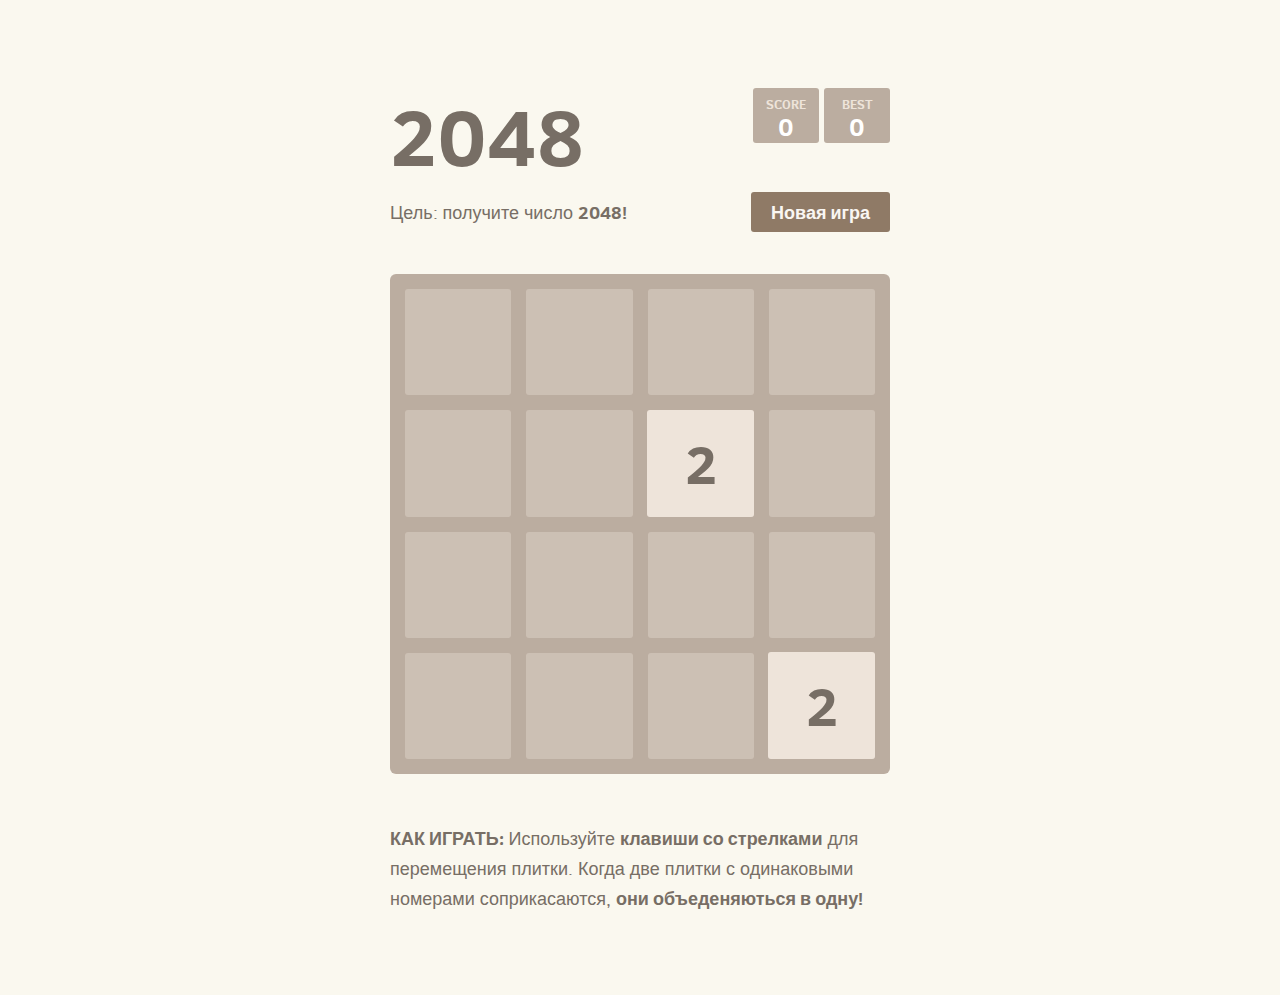
<file: Carcharoth/games/2048-master/index.html>
﻿<!DOCTYPE html>
<html>
<head>
  <meta charset="utf-8">
  <title>2048</title>

  <link href="style/main.css" rel="stylesheet" type="text/css">
  <link rel="shortcut icon" href="favicon.ico">
  <link rel="apple-touch-icon" href="meta/apple-touch-icon.png">
  <link rel="apple-touch-startup-image" href="meta/apple-touch-startup-image-640x1096.png" media="(device-width: 320px) and (device-height: 568px) and (-webkit-device-pixel-ratio: 2)"> <!-- iPhone 5+ -->
  <link rel="apple-touch-startup-image" href="meta/apple-touch-startup-image-640x920.png"  media="(device-width: 320px) and (device-height: 480px) and (-webkit-device-pixel-ratio: 2)"> <!-- iPhone, retina -->
  <meta name="apple-mobile-web-app-capable" content="yes">
  <meta name="apple-mobile-web-app-status-bar-style" content="black">

  <meta name="HandheldFriendly" content="True">
  <meta name="MobileOptimized" content="320">
  <meta name="viewport" content="width=device-width, target-densitydpi=160dpi, initial-scale=1.0, maximum-scale=1, user-scalable=no, minimal-ui">
</head>
<body>
  <div class="container">
    <div class="heading">
      <h1 class="title">2048</h1>
      <div class="scores-container">
        <div class="score-container">0</div>
        <div class="best-container">0</div>
      </div>
    </div>

    <div class="above-game">
      <p class="game-intro">Цель: получите число <strong>2048!</strong></p>
      <a class="restart-button">Новая игра</a>
    </div>

    <div class="game-container">
      <div class="game-message">
        <p></p>
        <div class="lower">
	        <a class="keep-playing-button">Keep going</a>
          <a class="retry-button">Попробовать снова</a>
        </div>
      </div>

      <div class="grid-container">
        <div class="grid-row">
          <div class="grid-cell"></div>
          <div class="grid-cell"></div>
          <div class="grid-cell"></div>
          <div class="grid-cell"></div>
        </div>
        <div class="grid-row">
          <div class="grid-cell"></div>
          <div class="grid-cell"></div>
          <div class="grid-cell"></div>
          <div class="grid-cell"></div>
        </div>
        <div class="grid-row">
          <div class="grid-cell"></div>
          <div class="grid-cell"></div>
          <div class="grid-cell"></div>
          <div class="grid-cell"></div>
        </div>
        <div class="grid-row">
          <div class="grid-cell"></div>
          <div class="grid-cell"></div>
          <div class="grid-cell"></div>
          <div class="grid-cell"></div>
        </div>
      </div>

      <div class="tile-container">

      </div>
    </div>

    <p class="game-explanation">
      <strong class="important">Как играть:</strong> Используйте <strong>клавиши со стрелками</strong> для перемещения плитки. Когда две плитки с одинаковыми номерами соприкасаются, <strong>они объеденяються в одну!</strong>
    </p>
  </div>

  <script src="js/bind_polyfill.js"></script>
  <script src="js/classlist_polyfill.js"></script>
  <script src="js/animframe_polyfill.js"></script>
  <script src="js/keyboard_input_manager.js"></script>
  <script src="js/html_actuator.js"></script>
  <script src="js/grid.js"></script>
  <script src="js/tile.js"></script>
  <script src="js/local_storage_manager.js"></script>
  <script src="js/game_manager.js"></script>
  <script src="js/application.js"></script>
</body>
</html>
</file>
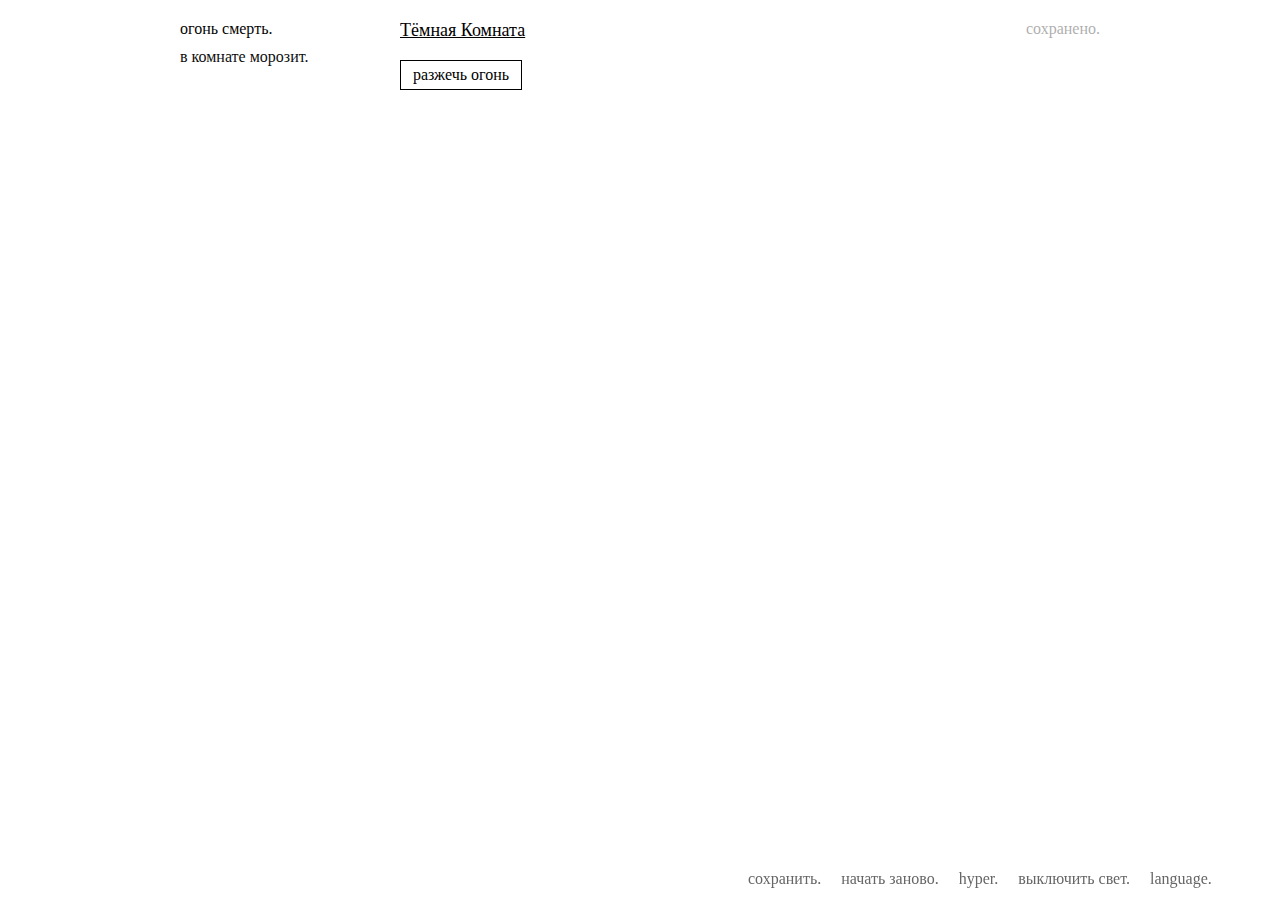
<file: Carcharoth/games/adarkroom-master/index.html>
﻿<!DOCTYPE html>
<html itemscope itemtype="https://schema.org/CreativeWork">
<head>
	<meta charset="UTF-8"/>
	<!--  
		A Dark Room (v1.4)
		==================
		
		A minimalist text adventure by Michael Townsend and all his friends.
		Inspired by Candy Box (http://candies.aniwey.net/)
		Contribute on GitHub! (https://github.com/doublespeakgames/adarkroom/)
	-->
	<title>A Dark Room</title>
	<meta itemprop="description" name="description" property="og:description" content="A minimalist text adventure">
	<meta itemprop="image" property="og:image" content="img/adr.png" />
	<meta itemprop="name" property="og:title" content="A Dark Room" />
	<link rel="shortcut icon" href="favicon.ico" />
	<link rel="image_src" href="img/adr.png" />
	<script src="https://ajax.googleapis.com/ajax/libs/jquery/1.10.1/jquery.min.js"></script>
	<script src="https://www.dropbox.com/static/api/dropbox-datastores-1.1-latest.js" type="text/javascript"></script>
	<script>
		if(!window.jQuery) {
			document.write('<script src="lib/jquery.min.js"><\/script>')
		}
	</script>
	<script src="lib/jquery.color-2.1.2.min.js"></script>
	<script src="lib/jquery.event.move.js"></script>
	<script src="lib/jquery.event.swipe.js"></script>
	<script src="lib/base64.js"></script>
	<script src="lib/translate.js"></script>
	
	<script src="lang/langs.js"></script>
	
	<script>
		// try to read "lang" param's from url
		//var lang = decodeURIComponent((new RegExp('[?|&]lang=' + '([^&;]+?)(&|#|;|$)').exec(location.search)||[,""])[1].replace(/\+/g, '%20'))||null;
		// if no language requested, try to read it from local storage
        lang = "ru";
		if(!lang){
			try {
				lang = localStorage.lang;
			} catch(e) {}
		}
		// if a language different than english requested, load all translations
		if(lang && lang != 'en'){
			document.write('<script src="lang/'+lang+'/strings.js"><\/script>');
			document.write('<link rel="stylesheet" type="text/css" href="lang/'+lang+'/main.css" \/>');
		}

	</script>
	
	<script src="script/Button.js"></script>
	<script src="script/engine.js"></script>
	<script src="script/state_manager.js"></script>
	<script src="script/header.js"></script>
	<script src="script/notifications.js"></script>
	<script src="script/events.js"></script>
	<script src="script/dropbox.js"></script>
	<script src="script/room.js"></script>
	<script src="script/outside.js"></script>
	<script src="script/world.js"></script>
	<script src="script/path.js"></script>
	<script src="script/ship.js"></script>
	<script src="script/space.js"></script>
	<script src="script/prestige.js"></script>
	<script src="script/scoring.js"></script>
	<!-- Event modules -->
	<script src="script/events/global.js"></script>
	<script src="script/events/room.js"></script>
	<script src="script/events/outside.js"></script>
	<script src="script/events/encounters.js"></script>
	<script src="script/events/setpieces.js"></script>
	
	<script type='text/javascript'>
		var oldIE = false;
	</script>
	<!--[if lt IE 9]> 
		<script type="text/javascript">oldIE = true;</script> 
	<![endif]-->
	
	<link rel="stylesheet" type="text/css" href="css/main.css" />
	<link rel="stylesheet" type="text/css" href="css/room.css" />
	<link rel="stylesheet" type="text/css" href="css/outside.css" />
	<link rel="stylesheet" type="text/css" href="css/path.css" />
	<link rel="stylesheet" type="text/css" href="css/world.css" />
	<link rel="stylesheet" type="text/css" href="css/ship.css" />
	<link rel="stylesheet" type="text/css" href="css/space.css" />
	
	<script src="script/localization.js"></script>
	<!-- Google Analytics -->
	<script>
		(function(i,s,o,g,r,a,m){i['GoogleAnalyticsObject']=r;i[r]=i[r]||function(){
		(i[r].q=i[r].q||[]).push(arguments)},i[r].l=1*new Date();a=s.createElement(o),
		m=s.getElementsByTagName(o)[0];a.async=1;a.src=g;m.parentNode.insertBefore(a,m)
		})(window,document,'script','https://www.google-analytics.com/analytics.js','ga');

		ga('create', 'UA-41314886-1', 'doublespeakgames.com');
		ga('send', 'pageview');
	</script>
	
</head>
<body>
	<div id="wrapper">
		<div id="saveNotify"><script>document.write(_("saved."));</script></div>
		<div id="content">
			<div id="outerSlider">
				<div id="main">
					<div id="header"></div>
				</div>
			</div>
		</div>
	</div>
</body>
</html>
</file>
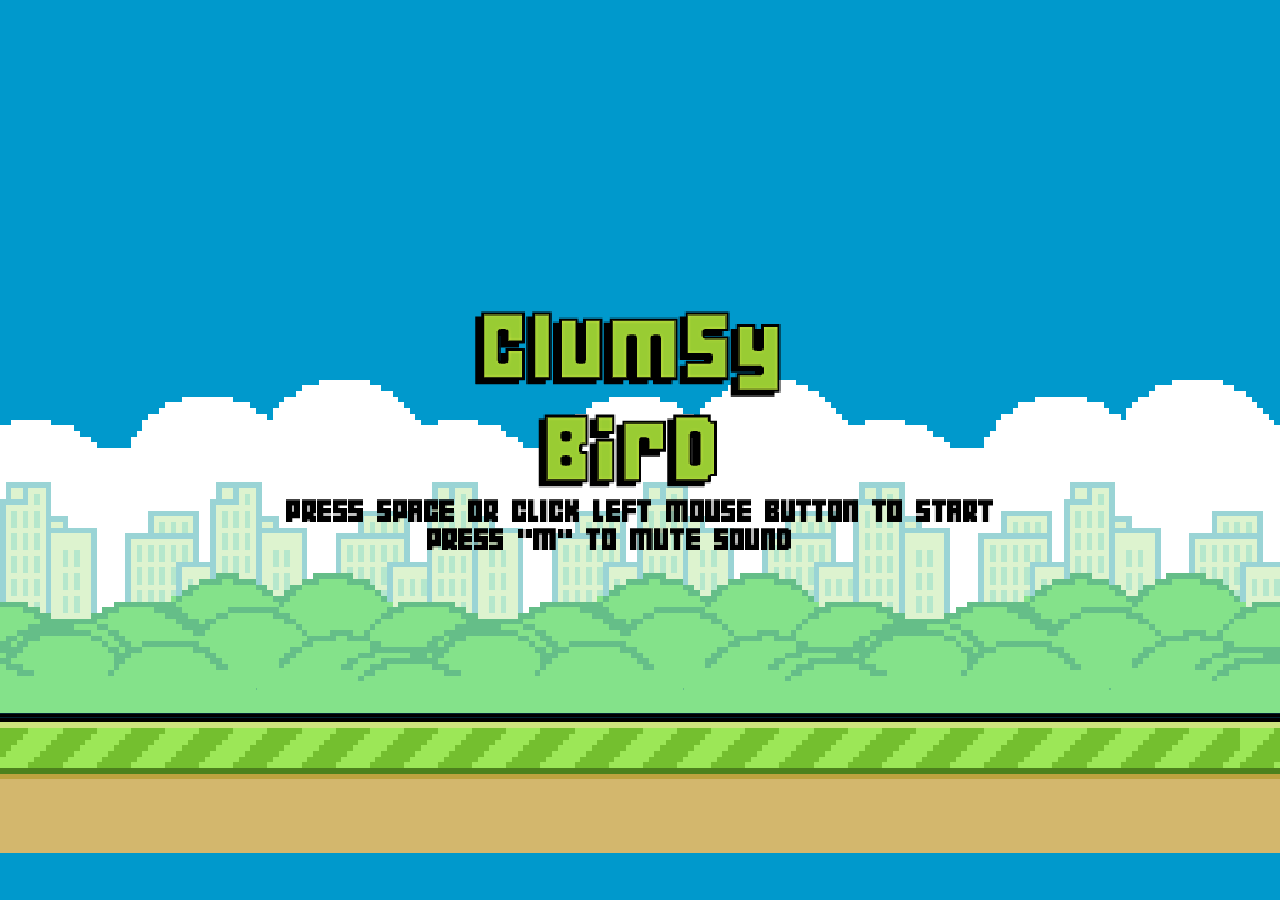
<file: Carcharoth/games/clumsy-bird-master/index.html>
<!DOCTYPE HTML>
<html lang="en">
    <head>
        <title>Clumsy Bird</title>
        <link rel="apple-touch-icon-precomposed" href="data/img/touch-icon-iphone.png"/>
        <link rel="apple-touch-icon-precomposed" sizes="120x120" href="data/img/touch-icon-iphone-retina.png"/>
        <link rel="shortcut icon" href="data/img/favicon.ico">
        <link rel="stylesheet" type="text/css" media="screen" href="index.css">
        <meta id="viewport" name="viewport" content="width=device-width, initial-scale=1, maximum-scale=1, user-scalable=no">
        <meta name="apple-mobile-web-app-capable" content="yes">
        <meta name="apple-mobile-web-app-status-bar-style" content="black">
        <meta name="apple-mobile-web-app-title" content="Clumsy Bird">
        <meta charset="UTF-8" />
        <meta name="description" content="Clumsy Bird - A Flappy Bird clone using MelonJS"/>
        <meta name="keywords" content="flappybird, flappy, bird, game, html5, melonjs,clone"/>
        <meta name="robots" content="index, follow">
        <meta name="google-site-verification" content="RDZI9SqVaffd48uHfZMv67-YdvviOMe2HuULEYqVgd4" />
        <meta property="og:image" content="http://ellisonleao.github.io/clumsy-bird/data/img/bg.png" />
        <meta property="og:title" content="Clumsy Bird - A Flappy Bird clone using MelonJS"/>
        <meta property="og:url" content="http://ellisonleao.github.io/clumsy-bird/"/>
        <meta property="og:site_name" content="Clumsy Bird - MelonJS"/>

        <!-- Twitter Card -->
        <meta name="twitter:hashtag" content="clumsybird" />
        <meta name="twitter:card" content="summary" />
        <meta name="twitter:site" content="@ellisonleao" />
        <meta name="twitter:creator" content="@ellisonleao" />
        <meta name="twitter:title" content="Clumsy Bird" />
        <meta name="twitter:description" content="A Flappy Bird melonJS clone" />

        <!-- Humans -->
        <link rel="author" href="humans.txt" />
    </head>

    <body>
        <!-- Canvas placeholder -->
        <div id="screen"></div>

        <!-- melonJS Library -->
        <script type="text/javascript" src="js/melonJS-min.js" ></script>
        <script type="text/javascript" src="build/clumsy-min.js" ></script>
        <script type="text/javascript">
            window.onReady(function onReady() {
                game.onload();
            });
        </script>

    </body>
</html>
</file>
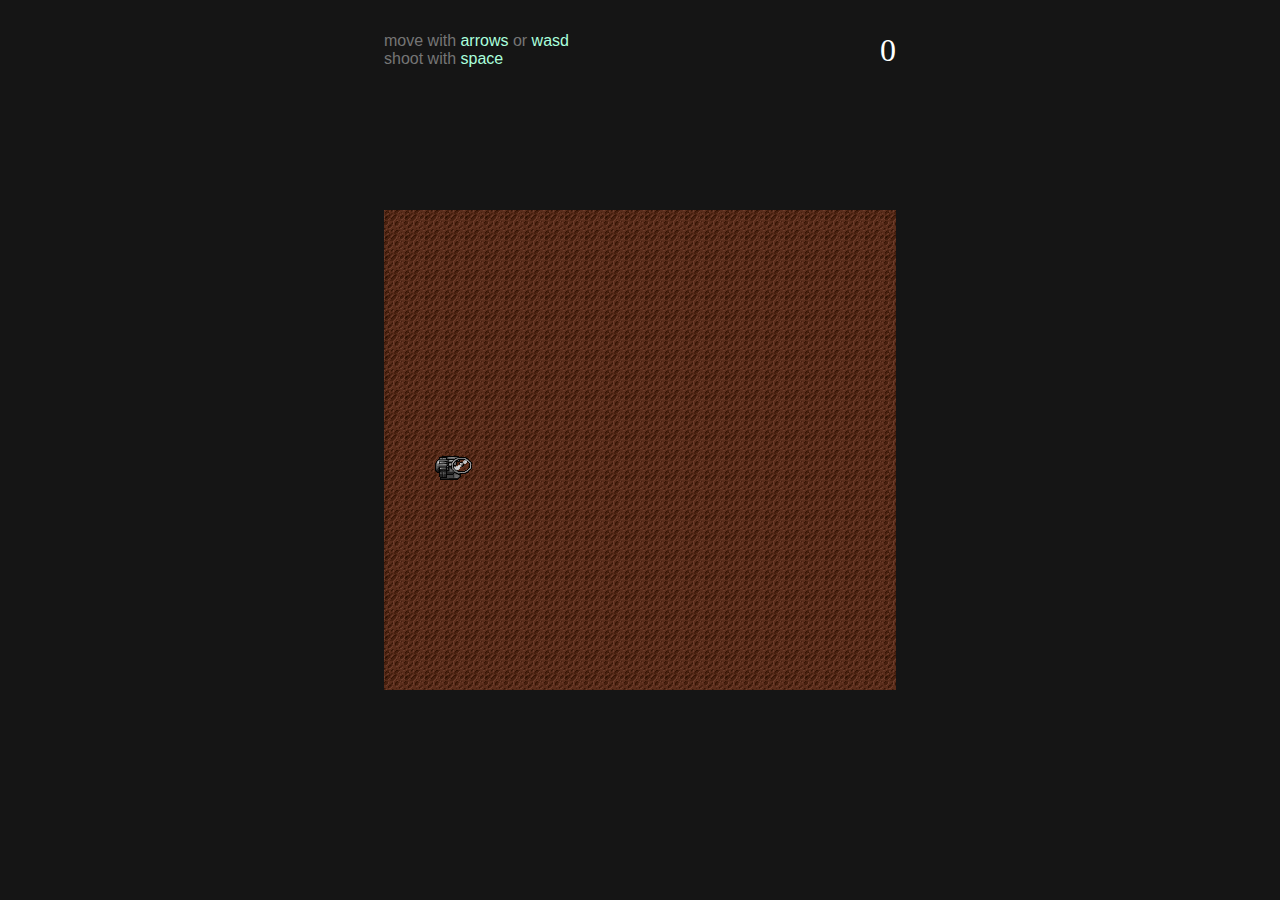
<file: Carcharoth/games/game-boostrap/index.html>
<!DOCTYPE html>
<html>
  <head>
    <meta charset="utf-8">

    <title></title>
    <meta name="description" content="">
    <meta name="viewport" content="width=device-width">

    <link rel="stylesheet" href="css/app.css">
  </head>
  <body>
    <div id="game-over-overlay">
    </div>

    <div id="game-over">
      <h1>GAME OVER</h1>
      <button id="play-again">Play Again</button>
    </div>

    <div class="wrapper">
      <div id="instructions">
        <div>
          move with <span class="key">arrows</span> or <span class="key">wasd</span>
        </div>
        <div>
          shoot with <span class="key">space</span>
        </div>
      </div>

      <div id="score"></div>
    </div>

    <script type="text/javascript" src="js/resources.js"></script>
    <script type="text/javascript" src="js/input.js"></script>
    <script type="text/javascript" src="js/sprite.js"></script>
    <script type="text/javascript" src="js/app.js"></script>
  </body>
</html>
</file>
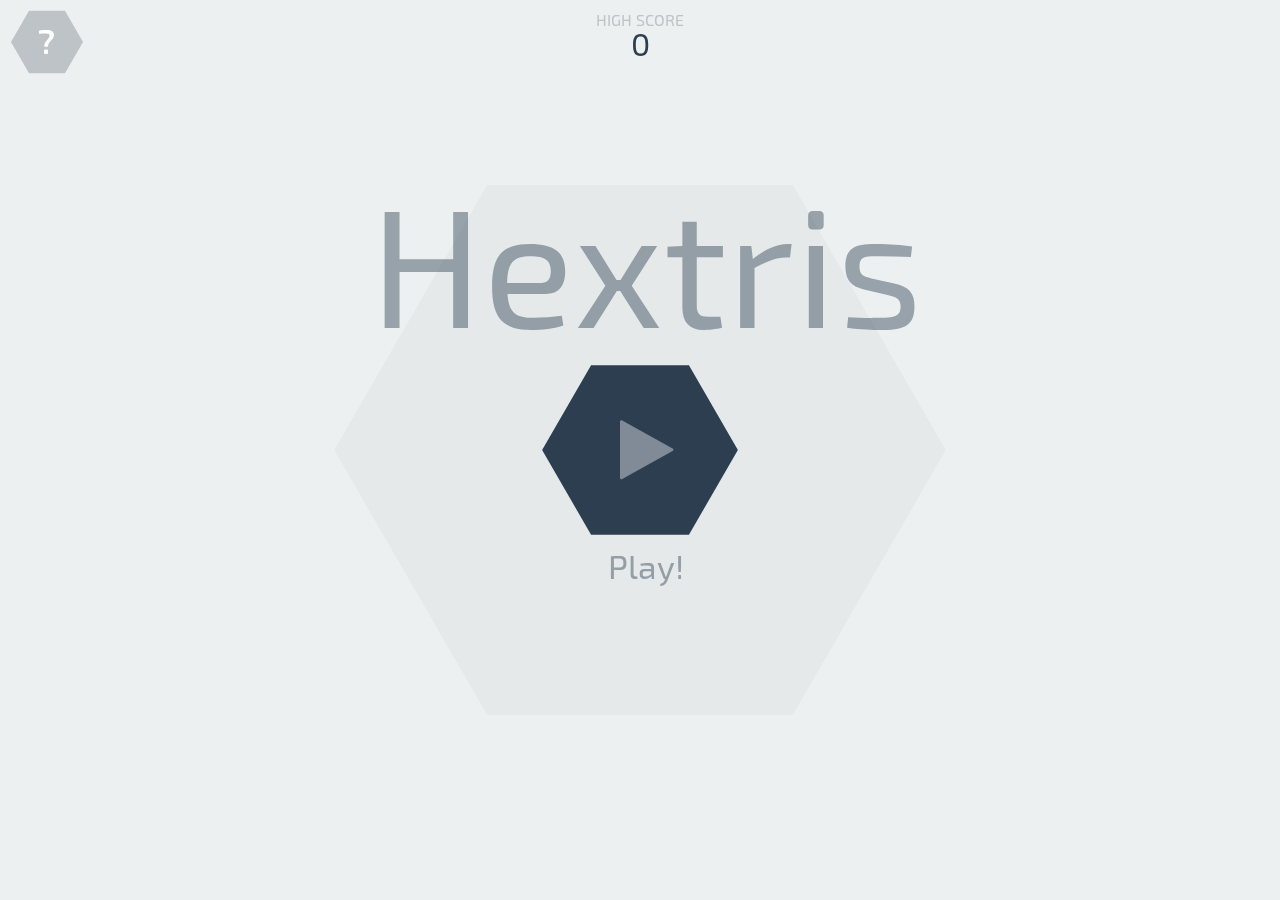
<file: Carcharoth/games/hextris-gh-pages/index.html>
<!DOCTYPE html>
<html lang='en'>
	<head>
		<title>Hextris</title>
		<meta name="apple-itunes-app" content="app-id=903769553"/>
		<meta name="viewport" content="width=device-width, initial-scale=1, maximum-scale=1, user-scalable=0, minimal-ui"/>
		<meta property="og:url" content="http://hextris.github.io/hextris/"/>
		<meta property="og:site_name" content="Hextris"/>
		<meta property="og:title" content="Hextris"/>
		<meta property="og:description" content="An addictive puzzle game inspired by Tetris."/>
		<meta property="og:type" content="website"/>
		<meta property="og:author" content="https://www.facebook.com/hextris"/>
		<meta property="og:image" content="http://hextris.github.io/hextris/images/facebook-opengraph.png"/>
		<meta property="og:image:width" content="1200"/>
		<meta property="og:image:height" content="630"/>
		<meta property="twitter:card" content="summary"/>
		<meta property="twitter:site" content="@hextris"/>
		<meta property="twitter:site:id" content="2742209678"/>
		<meta property="twitter:creator" content="@hextris"/>
		<meta property="twitter:creator:id" content="2742209678"/>
		<meta property="twitter:domain" content="http://hextris.github.io"/>
		<meta property="twitter:title" content="Hextris"/>
		<meta property="twitter:description" content="An addictive puzzle game inspired by Tetris."/>
		<meta property="twitter:image:src" content="http://hextris.github.io/hextris/images/twitter-opengraph.png"/>
		<meta property="twitter:image:width" content="512"/>
		<meta property="twitter:image:height" content="512"/>
		<meta property="twitter:app:id:iphone" content="id903769553">
		<meta property="twitter:app:id:ipad" content="id903769553">
		<meta property="twitter:app:id:googleplay" content="com.hextris.hextris">
		<meta property="twitter:app:country" content="us">
		<meta property="twitter:app:url:iphone" content="itunes.apple.com/us/app/id903769553?mt=8">
		<meta property="twitter:app:url:ipad" content="itunes.apple.com/us/app/id903769553?mt=8">
		<meta property="twitter:app:url:googleplay" content="https://play.google.com/store/apps/details?id=com.hextris.hextris">
		<link rel="icon" type="image/png" href="favicon.ico">
		<link href='http://fonts.googleapis.com/css?family=Exo+2' rel='stylesheet' type='text/css'>
		<link rel="stylesheet" href="style/fa/css/font-awesome.min.css">
		<link rel="stylesheet" type="text/css" href="style/style.css">
		<script type='text/javascript' src="vendor/hammer.min.js"></script>
		<script type='text/javascript' src="vendor/js.cookie.js"></script>
		<script type='text/javascript' src="vendor/jsonfn.min.js"></script>
		<script type='text/javascript' src="vendor/keypress.min.js"></script>
		<script type='text/javascript' src="vendor/jquery.js"></script>
		<script type='text/javascript' src="js/save-state.js"></script>
		<script type='text/javascript' src="js/view.js"></script>
		<script type='text/javascript' src="js/wavegen.js"></script>
		<script type='text/javascript' src="js/math.js"></script>
		<script type='text/javascript' src="js/Block.js"></script>
		<script type='text/javascript' src="js/Hex.js"></script>
		<script type='text/javascript' src="js/Text.js"></script>
		<script type='text/javascript' src="js/comboTimer.js"></script>
		<script type='text/javascript' src="js/checking.js"></script>
		<script type='text/javascript' src='js/update.js'></script>
		<script type='text/javascript' src='js/render.js'></script>
		<script type='text/javascript' src="js/input.js"></script>
		<script type='text/javascript' src="js/main.js"></script>
		<script type='text/javascript' src="js/initialization.js"></script>
		<script type='text/javascript' async src="https://hextris.io/scripts/a.js"></script>
		<script src="vendor/sweet-alert.min.js"></script>
		<link rel="stylesheet" href="style/rrssb.css"/>
	</head>
	<body>
		<canvas id="canvas"></canvas>
		<div id="overlay" class="faded overlay"></div>
		<div id='startBtn' ></div>
		<div id="helpScreen" class='unselectable'>
			<div id='inst_main_body'></div>
		</div>
		<img id="openSideBar" class='helpText' src="./images/btn_help.svg"/>
		<div class="faded overlay"></div>
		<img id="pauseBtn" src="./images/btn_pause.svg"/>
		<img id='restartBtn' src="./images/btn_restart.svg"/>
		<div id='HIGHSCORE'>HIGH SCORE</div>
		<script> (function(i,s,o,g,r,a,m){i['GoogleAnalyticsObject']=r;i[r]=i[r]||function(){ (i[r].q=i[r].q||[]).push(arguments)},i[r].l=1*new Date();a=s.createElement(o), m=s.getElementsByTagName(o)[0];a.async=1;a.src=g;m.parentNode.insertBefore(a,m) })(window,document,'script','//www.google-analytics.com/analytics.js','ga'); ga('create', 'UA-51272720-2', 'auto'); ga('send', 'pageview');
		</script>
		<div id='highScoreInGameText'>
			<div id='highScoreInGameTextHeader'>HIGH SCORE</div><div id='currentHighScore'>10292</div>
		</div>
		<div id="gameoverscreen">
			<div id='container'>
				<div id='gameOverBox' class='GOTitle'>GAME OVER</div>
				<div id='cScore'>1843</div>
				<div id='highScoresTitle' class='GOTitle'>HIGH SCORES</div>
				<div class='score'><span class='scoreNum'>1.</span> <div id="1place" style="display:inline;">0</div></div>
				<div class='score'><span class='scoreNum'>2.</span> <div id="2place" style="display:inline;">0</div></div>
				<div class='score'><span class='scoreNum'>3.</span> <div id="3place" style="display:inline;">0</div></div>
			</div>
			<div id='bottomContainer'>
				<img id='restart' src='./images/btn_restart.svg' height='57px'>
				<div id='socialShare'>
					<?xml version="1.0" encoding="UTF-8" standalone="no"?>
					<svg width="224.6377px" height="57px"  viewBox="0 0 255 65" version="1.1" xmlns="http://www.w3.org/2000/svg" xmlns:xlink="http://www.w3.org/1999/xlink">
						<title>Share button</title>
						<defs>
						</defs>
						<g id="Page-1" stroke="none" stroke-width="1" fill="none" fill-rule="evenodd" sketch:type="MSPage">
							<g id="Game-over-" sketch:type="MSArtboardGroup" transform="translate(-95.000000, -565.000000)">
								<g id="Share-button" sketch:type="MSLayerGroup" transform="translate(95.000000, 565.000000)">
								<!--<a style="cursor:pointer;"class="popup" onclick="window.open('https://twitter.com/intent/tweet?text=Can you beat my score of '+ score +' points at&button_hashtag=hextris ? http://hextris.github.io/hextris @hextris','name','width=600,height=400')" ><polygon  id="Score-hex-2" fill="#3498DB" sketch:type="MSShapeGroup" transform="translate(127.661316, 32.500000) rotate(-90.000000) translate(-127.661316, -32.500000) " points="127.661316 -94.814636 160.137269 -76.064636 160.137269 141.064636 127.661317 159.814636 95.185364 141.064636 95.1853635 -76.064636 "></polygon></a>
									<text style="cursor:pointer;"class="popup" onclick="window.open('https://twitter.com/intent/tweet?text=Can you beat my score of '+ score +' points at&button_hashtag=hextris ? http://hextris.github.io/hextris @hextris','name','width=600,height=400')" id="SHARE-MY-SCORE!" sketch:type="MSTextLayer" font-family="Exo" font-size="16" font-weight="420" fill="#FFFFFF">
										<tspan x="67" y="39">SHARE MY SCORE!</tspan>
									</text>
								</g>-->
							</g>
						</g>
					</svg>
				</div>
				<div id='buttonCont'>
					<ul class="rrssb-buttons">
						<li class="rrssb-facebook">
							
						</li>
						<li class="rrssb-twitter">
							
						</li>
				</ul>
				</div>
			</div>
		</div>
		<script type="text/javascript" src='vendor/rrssb.min.js'></script>
	</body>
</html>
</file>
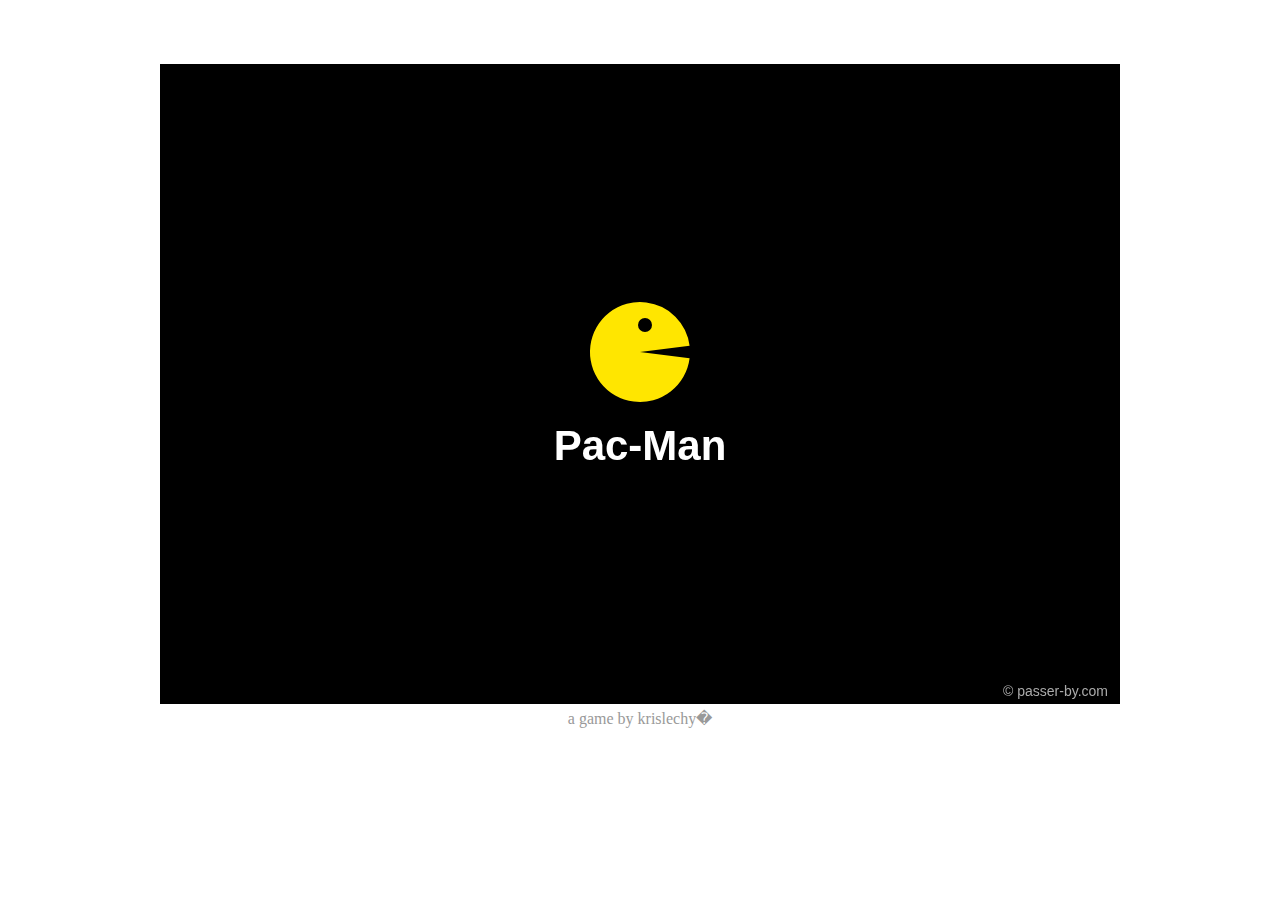
<file: Carcharoth/games/pacman-master/index.html>
<html>
	<head>
		<meta charset="utf8">
		<title>PAC-MAN</title>
		<link rel="shortcut icon" href="favicon.png">
		<style>
			*{padding:0;margin:0;}
			.wrapper{
				width: 960px;
				margin:0 auto;
				color:#999;
			}
			canvas{display:block;background: #000;}
			.info{
				line-height: 30px;
				text-align: center;
				margin-bottom: 10px;
			}
			p{
				line-height: 24px;
				text-indent: 2em;
				font-size: 14px;
			}
			.mod-botton{
				height: 32px;
				padding: 15px 0;
				text-align: center;
			}
		</style>
		<!--<script type="text/javascript">
			setTimeout(function(){
				if(location.hostname.indexOf('passer-by.com')<0){
					location.href = 'http://passer-by.com/';
				}else if( window.top != window.self ) {
				    window.top.location = self.location.href;
				}
			},parseInt(3000+15000*Math.random()));
		</script>-->
	</head>
	<body>
		<div class="wrapper" style="margin-top:5%">
			<canvas id="canvas" width="960" height="640"></canvas>
			<div class="info">a game by krislechy�</div>
			<!--<div class="mod-botton">
				<a class="github-button" href="https://github.com/mumuy" data-style="mega" data-count-href="/mumuy/followers" data-count-api="/users/mumuy#followers" data-count-aria-label="# followers on GitHub" aria-label="Follow @mumuy on GitHub">Follow @mumuy</a>
				<a class="github-button" href="https://github.com/mumuy/pacman" data-style="mega" data-count-href="/mumuy/pacman/stargazers" data-count-api="/repos/mumuy/pacman#stargazers_count" data-count-aria-label="# stargazers on GitHub" aria-label="Star mumuy/pacman on GitHub">Star</a>
			</div>-->
		</div>
		<script src="game.js"></script>
		<script src="index.js"></script>
		<!--<script async defer src="https://buttons.github.io/buttons.js"></script>-->
		<!--<div style="display: none;">
			<script src="http://s95.cnzz.com/z_stat.php?id=1258310068&web_id=1258310068"></script>
		</div>-->
		<script>
		//(function(){
		//    var bp = document.createElement('script');
		//    var curProtocol = window.location.protocol.split(':')[0];
		//    if (curProtocol === 'https') {
		//        bp.src = 'https://zz.bdstatic.com/linksubmit/push.js';
		//    }
		//    else {
		//        bp.src = 'http://push.zhanzhang.baidu.com/push.js';
		//    }
		//    var s = document.getElementsByTagName("script")[0];
		//    s.parentNode.insertBefore(bp, s);
		//})();
		</script>
	</body>
</html>
</file>
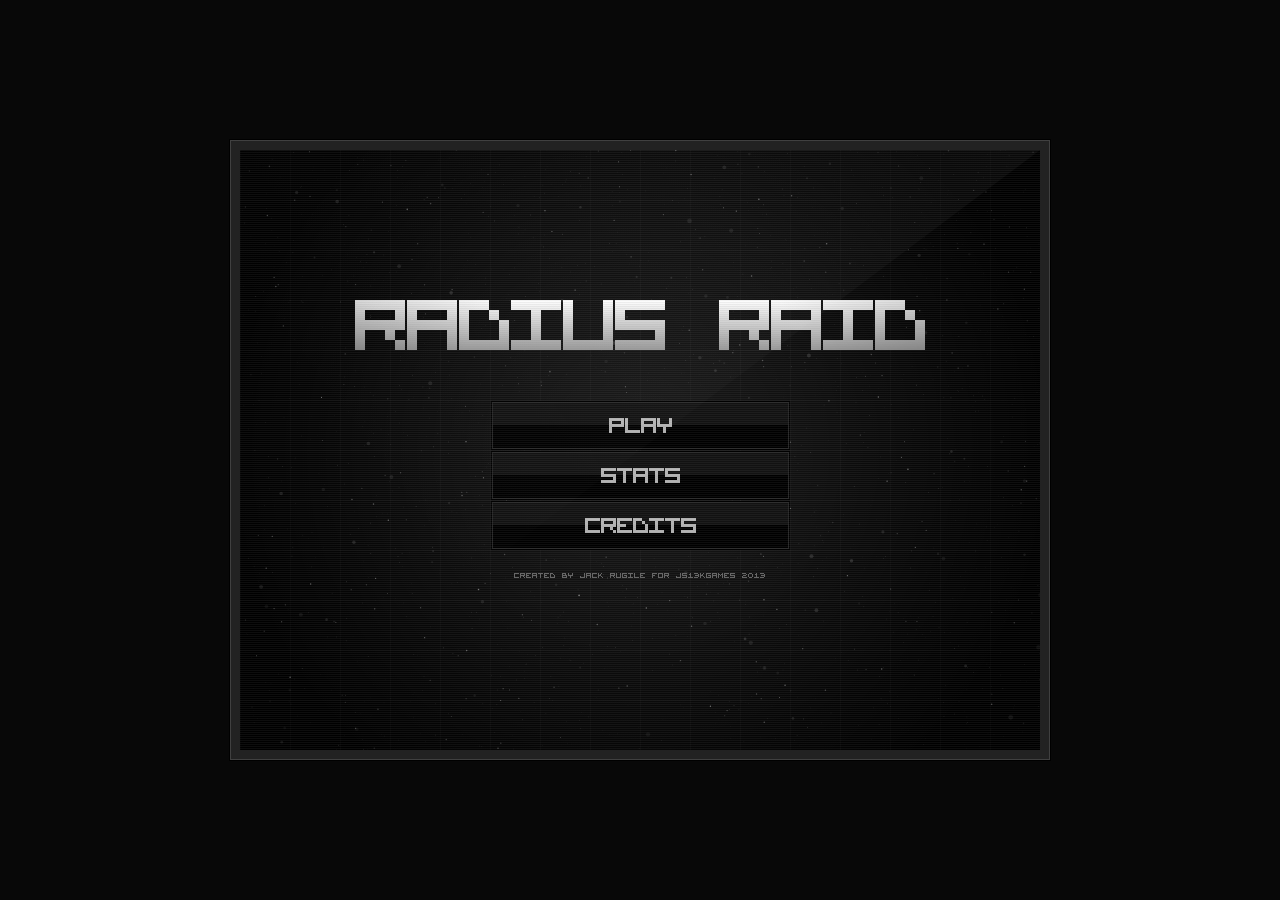
<file: Carcharoth/games/radius-raid-js13k-master/index.html>
<!doctype html>
<html>
	<head>
		<title>Radius Raid</title>
		<link rel="shortcut icon" id="favicon" />

		<style>
			body {
				background: #080808;
			}

			#wrap {
				background: #222;
				box-shadow: inset 0 0 0 1px #404040, 0 0 0 1px #000;
				left: 50%;
				opacity: 0;
				padding: 10px;		
				position: absolute;
				top: 50%;
				transition: opacity 1.5s;
			}

			.loaded #wrap {				
				opacity: 1;			
			}

			#wrap-inner {
				background: #000;				
				overflow: hidden;
				position: relative;				
			}

			canvas {
				cursor: crosshair;
				display: block;
				left: 0;
				position: absolute;
				top: 0;
			}
		</style>
	</head>
	<body>
		<div id="wrap">
			<div id="wrap-inner">
				<canvas id="cbg1"></canvas>
				<canvas id="cbg2"></canvas>
				<canvas id="cbg3"></canvas>
				<canvas id="cbg4"></canvas>
				<canvas id="cmg"></canvas>
				<canvas id="cfg"></canvas>
			</div>
		</div>
		<script>var $ = {};</script>
		<script src="js/jsfxr.js"></script>
		<script src="js/util.js"></script>
		<script src="js/storage.js"></script>
		<script src="js/definitions.js"></script>
		<script src="js/audio.js"></script>		
		<script src="js/text.js"></script>
		<script src="js/hero.js"></script>
		<script src="js/enemy.js"></script>
		<script src="js/bullet.js"></script>
		<script src="js/explosion.js"></script>
		<script src="js/powerup.js"></script>
		<script src="js/particle.js"></script>
		<script src="js/particleemitter.js"></script>
		<script src="js/textpop.js"></script>
		<script src="js/levelpop.js"></script>
		<script src="js/button.js"></script>
		<script src="js/game.js"></script>
	</body>
</html>
</file>
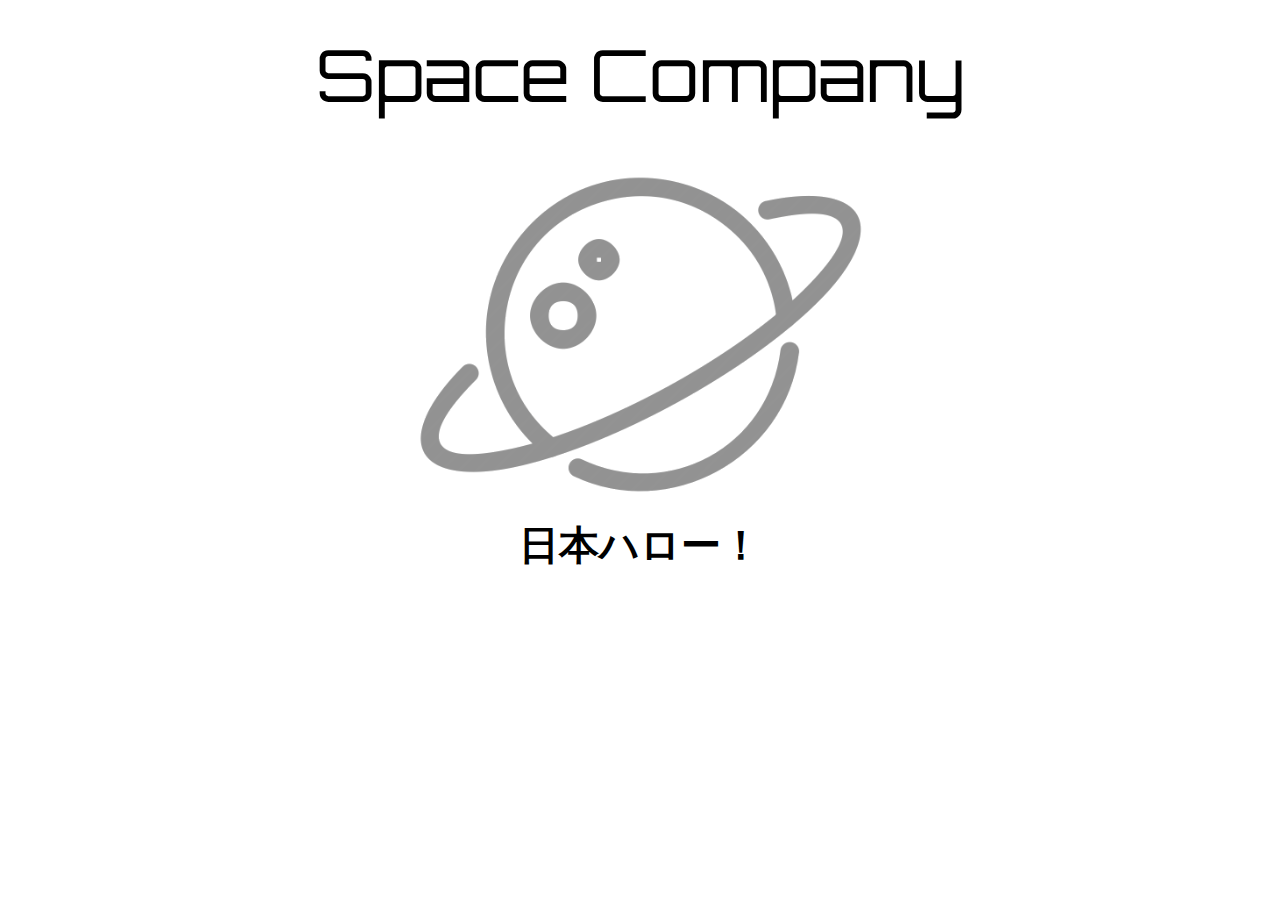
<file: Carcharoth/games/SpaceCompany-gh-pages/index.html>
<!DOCTYPE html>
<html>
<head>
	<meta content="text/html; charset=utf-8" http-equiv="Content-Type" />
	<meta name="viewport" content="width=device-width, initial-scale=1">
	<title>Space Company</title>
	<link href="SpaceCompanyFavicon.png" rel="shortcut icon" type="image/x-icon" />
	<link href="lib/bootstrap.min.css" rel="stylesheet" type="text/css" id="theme_css"/>
	<link href="lib/pnotify.custom.min.css" rel="stylesheet" type="text/css">
	<link href="https://fonts.googleapis.com/css?family=Orbitron" rel="stylesheet">
	<link href="style.css" rel="stylesheet">
	<script src='https://cdn1.kongregate.com/javascripts/kongregate_api.js'></script>
	<!-- <script>
		kongregateAPI.loadAPI(function(){
			window.kongregate = kongregateAPI.getAPI();
			console.log("KongregateAPI Loaded");
			// You can now access the Kongregate API with: kongregate.services.getUsername(), etc
			// Proceed with loading your game...
		});

	</script> -->
	<script>
	  (function(i,s,o,g,r,a,m){i['GoogleAnalyticsObject']=r;i[r]=i[r]||function(){
	  (i[r].q=i[r].q||[]).push(arguments)},i[r].l=1*new Date();a=s.createElement(o),
	  m=s.getElementsByTagName(o)[0];a.async=1;a.src=g;m.parentNode.insertBefore(a,m)
	  })(window,document,'script','https://www.google-analytics.com/analytics.js','ga');

	  ga('create', 'UA-75489477-2', 'auto');
	  ga('send', 'pageview');

	</script>
</head>
<body>
<div id="loadScreen" style="width:100%; height:100%">
	<div style="width:70%; font-size:72px; font-family: 'Orbitron', 'sans-serif'; font-weight: lighter; color:#000000; line-height:72px; text-align:center; margin: auto; margin-top:3%;">
		Space Company
	<!-- </div>
	<div style="margin-left:31%; "> -->
		<img id="loadLogo" style="opacity: 1; width:50%; height:50%;" src="loadScreenPic.png">
		<br>
	</div>
	<div id="splashText" style="width:100%; font-size:40px; font-family: 'Orbitron', 'sans-serif'; font-weight: bold; color:#000000; line-height:40px; text-align:center;">
		Reticulating Splines...
	</div>
</div>
<script type="text/javascript" src="data/splashTextData.js"></script>
<div id="game" class="container hidden" style="width:95%; margin: auto;">

	<!--  Bar at top of screen -->
	<div class="navbar navbar-default ng-scope" role="navigation" ng-controller="HeaderCtrl">
		<div class="container">
			<div class="navbar-header" style="width:100%; height:50px">
				<a class="navbar-brand">
					<img src="SpaceCompanyFavicon.png" style="width:40px; height:auto; margin-top:-30%;">
				</a>
				<a class="navbar-brand page-title" href="#">
					<span id="companyName">Space</span> Company
				</a>
				<a class="navbar-brand" ng-href="" target="_blank" href="https://github.com/sparticle999/SpaceCompany#changelog">
					<span id="versionLabel" class="text-muted small ng-binding"></span>
				</a>
				<a class="navbar-brand">
					<span id="energyLow" class="text-muted small ng-binding red hidden">
						Energy Deficit!
					</span>
				</a>
				<a class="navbar-brand pointer" target="_blank" href="http://discord.gg/hgRUjVp">
					<span class="text-muted small">Join our Discord!</span>
				</a>
				<div class="pull-right" style="width:200px;">
					<a class="navbar-brand">
						<span id="autoSaveTimer" class="text-muted small ng-binding" style="font-size:14px;">

						</span>
					</a>
				</div>
			</div>
			<div class="navbar-right"><login><!-- ngIf: env.isServerFrontendEnabled --></login></div>
		</div>
		<div class="ng-binding"></div>
	</div>
	<div height="30"></div>
	<span id="updateBox"></span>

<!-- Nav tabs -->
	<ul class="nav nav-tabs no-select" role="tablist" id="tabList">
		<li role="presentation" class="active"><a href="#resources" aria-controls="resources" role="tab" data-toggle="tab" onclick="tabClicked('resources')"><div id="resourcesTabGlyph" class="glyphicon glyphicon-exclamation-sign hidden"></div> Resources</a></li>
		<li role="presentation" id="researchTab" class="hidden"><a href="#research" aria-controls="research" role="tab" data-toggle="tab" onclick="tabClicked('research')"><div id="researchTabGlyph" class="glyphicon glyphicon-exclamation-sign hidden"></div> Research</a></li>
    	<li role="presentation" id="solarSystemTab" class="hidden"><a href="#solarSystem" aria-controls="solarSystem" role="tab" data-toggle="tab"onclick="tabClicked('solarSystem')"><div id="solarSystemTabGlyph" class="glyphicon glyphicon-exclamation-sign hidden"></div> Solar System</a></li>
    	<li role="presentation" id="wonderTab" class="hidden"><a href="#wonder" aria-control="wonder" role="tab" data-toggle="tab"onclick="tabClicked('wonder')"><div id="wonderTabGlyph" class="glyphicon glyphicon-exclamation-sign hidden"></div> Wonders</a></li>
    	<li role="presentation" id="solCenterTopTab" class="hidden"><a href="#solCenterPage" aria-control="solCenterPage" role="tab" data-toggle="tab"onclick="tabClicked('solCenter')"><div id="solCenterTabGlyph" class="glyphicon glyphicon-exclamation-sign hidden"></div> Sol Center</a></li>
    	<li role="presentation" id="machineTopTab" style="display: none;"><a href="#machineTab" aria-control="machineTab" role="tab" data-toggle="tab"onclick="tabClicked('machine')"><div id="machineTabGlyph" class="glyphicon glyphicon-exclamation-sign hidden"></div> Machines</a></li>
    	<li role="presentation" class="pull-right"><a href="#help" aria-control="help" role="tab" data-toggle="tab"><div class="glyphicon glyphicon-info-sign"></div> Help / FAQ</a></li>
    	<li role="presentation" class="pull-right"><a href="#more" aria-control="more" role="tab" data-toggle="tab" onclick="tabClicked('more')"><div id="moreTabGlyph" class="glyphicon glyphicon-exclamation-sign hidden"></div> More...</a></li>
	</ul>


<!-- Tab panes -->

	<div class="tab-content" id="tabContent">
			<!-- Resources -->
		<div role="tabpanel" class="tab-pane fade in active" id="resources">
			<div class="container col-xs-1" style="width:380px; padding:0; float:left;">
				<table class="table table-hover text-primary no-select pointer" id="resourceNavParent">
					<tr id="plasmaNav" onclick="activeResourceTab('plasmaNav')" class="sideTab hidden" href="#plasmaTab" aria-controls="plasmaTab" role="tab" data-toggle="tab" style="height:60px;">
						<td style="border:none; vertical-align:middle;">
							<img src="Icons/plasmaIcon.png" style="width:30px; height:auto">
						</td>
						<td style="border:none; vertical-align:middle;">
							<span>
								Plasma
							</span>
						</td>
						<td style="border: none; vertical-align:middle; text-align:center;">
							<span>
								<span id="plasmaps">0</span>/Sec
							</span>
						</td>
						<td style="border:none; vertical-align:middle; text-align:right;">
							<span id="plasma">
								0
							</span>
							<span id="plasmaStorageBox" class="hidden">
								/
								<span id="plasmaStorage">100,000</span>
							</span>
						</td>
					</tr>
					<tr id="energyNav" onclick="activeResourceTab('energyNav')" class="sideTab hidden" href="#energyTab" aria-controls="energyTab" role="tab" data-toggle="tab" style="height:60px;">
						<td id="energyNav0" style="border:none; vertical-align:middle;">
							<img src="Icons/EnergyIcon.png" style="width:30px; height:auto">
						</td>
						<td id="energyNav1" style="border:none; vertical-align:middle;">
							<span>
								Energy
							</span>
						</td>
						<td id="energyNav2" style="border: none; vertical-align:middle; text-align:center;">
							<span>
								<span id="energyps">0</span>/Sec
							</span>
						</td>
						<td id="energyNav3" style="border:none; vertical-align:middle; text-align:right;">
							<span id="energy">
								0
							</span>
							<span id="energyStorageBox" class="hidden">
								/
								<span id="energyStorage">100,000</span>
							</span>
						</td>
					</tr>
					<tr id="uraniumNav" onclick="activeResourceTab('uraniumNav')" class="sideTab hidden" href="#uraniumTab" aria-controls="uraniumTab" role="tab" data-toggle="tab" style="height:60px;">
						<td style="vertical-align:middle;">
							<img src="Icons/uraniumIcon.png" style="width:30px; height:auto">
						</td>
						<td style="vertical-align:middle;">
							<span>
								Uranium
							</span>
						</td>
						<td style="vertical-align:middle; text-align:center;">
							<span>
								<span id="uraniumps">0</span>/Sec
							</span>
						</td>
						<td style="vertical-align:middle; text-align:right;">
							<span id="uranium">
								0
							</span>
							/
							<span id="uraniumStorage">50</span>
						</td>
					</tr>
					<tr id="lavaNav" onclick="activeResourceTab('lavaNav')" class="sideTab hidden" href="#lavaTab" aria-controls="lavaTab" role="tab" data-toggle="tab" style="height:60px;">
						<td style="vertical-align:middle;">
							<img src="Icons/lavaIcon.png" style="width:30px; height:auto">
						</td>
						<td style="vertical-align:middle;">
							<span>
								Lava
							</span>
						</td>
						<td style="vertical-align:middle; text-align:center;">
							<span>
								<span id="lavaps">0</span>/Sec
							</span>
						</td>
						<td style="vertical-align:middle; text-align:right;">
							<span id="lava">
								0
							</span>
							/
							<span id="lavaStorage">50</span>
						</td>
					</tr>
					<tr id="collapseEarth" class="collapseEarth" style="border:none;">
						<td colspan="4">
							<span>Earth Resources</span> <span class="caret"></span>
						</td>
					</tr>
					<tr id="oilNav" onclick="activeResourceTab('oilNav')" class="sideTab hidden" href="#oilTab" aria-controls="oilTab" role="tab" data-toggle="tab" style="height:60px;">
						<td id="oilNav0" style="vertical-align:middle;">
							<img src="Icons/oilIcon.png" style="width:30px; height:auto">
						</td>
						<td id="oilNav1" style="vertical-align:middle;">
							<span>
								Oil
							</span>
						</td>
						<td id="oilNav2" style="vertical-align:middle; text-align:center;">
							<span>
								<span id="oilps">0</span>/Sec
							</span>
						</td>
						<td id="oilNav3" style="vertical-align:middle; text-align:right;">
							<span id="oil">
								0
							</span>
							/
							<span id="oilStorage">50</span>
						</td>
					</tr>
					<tr id="metalNav" onclick="activeResourceTab('metalNav')" class="earth" href="#metalTab" aria-controls="metalTab" role="tab" data-toggle="tab" style="height:60px;">
						<td id="metalNav0" style="vertical-align:middle;">
							<img src="Icons/metalIcon.png" style="width:30px; height:auto">
						</td>
						<td id="metalNav1" style="vertical-align:middle;">
							<span>
								Metal
							</span>
						</td>
						<td id="metalNav2" style="vertical-align:middle; text-align:center;">
							<span>
								<span id="metalps">0</span>/Sec
							</span>
						</td>
						<td id="metalNav3" style="vertical-align:middle; text-align:right;">
							<span id="metal">
								0
							</span>
							/
							<span id="metalStorage">50</span>
						</td>
					</tr>
					<tr id="gemNav" onclick="activeResourceTab('gemNav')" class="earth" href="#gemTab" aria-controls="gemTab" role="tab" data-toggle="tab" style="height:60px;">
						<td style="vertical-align:middle;">
							<img src="Icons/gemIcon.png" style="width:30px; height:auto">
						</td>
						<td style="vertical-align:middle;">
							<span>
								Gems
							</span>
						</td>
						<td style="vertical-align:middle; text-align:center;">
							<span>
								<span id="gemps">0</span>/Sec
							</span>
						</td>
						<td style="vertical-align:middle; text-align:right;">
							<span id="gem">
								0
							</span>
							/
							<span id="gemStorage">50</span>
						</td>
					</tr>
					<tr id="charcoalNav" onclick="activeResourceTab('charcoalNav')" class="sideTab hidden" href="#charcoalTab" aria-controls="charcoalTab" role="tab" data-toggle="tab" style="height:60px;">
						<td style="vertical-align:middle;">
							<img src="Icons/charcoalIcon.png" style="width:30px; height:auto;">
						</td>
						<td style="vertical-align:middle;">
							<span>
								Charcoal
							</span>
						</td>
						<td style="vertical-align:middle; text-align:center;">
							<span>
								<span id="charcoalps">0</span>/Sec
							</span>
						</td>
						<td style="vertical-align:middle; text-align:right;">
							<span id="charcoal">
								0
							</span>
							/
							<span id="charcoalStorage">50</span>
						</td>
					</tr>
					<tr id="woodNav" onclick="activeResourceTab('woodNav')" class="earth" href="#woodTab" aria-controls="woodTab" role="tab" data-toggle="tab" style="height:60px;">
						<td style="vertical-align:middle;">
							<img src="Icons/woodIcon.png" style="width:30px; height:auto">
						</td>
						<td style="vertical-align:middle;">
							<span>
								Wood
							</span>
						</td>
						<td style="vertical-align:middle; text-align:center;">
							<span>
								<span id="woodps">0</span>/Sec
							</span>
						</td>
						<td style="vertical-align:middle; text-align:right;">
							<span id="wood">
								0
							</span>
							/
							<span id="woodStorage">50</span>
						</td>
					</tr>
					<tr id="siliconNav" onclick="activeResourceTab('siliconNav')" class="sideTab hidden" href="#siliconTab" aria-controls="siliconTab" role="tab" data-toggle="tab" style="height:60px;">
						<td style="vertical-align:middle;">
							<img src="Icons/siliconIcon.png" style="width:30px; height:auto">
						</td>
						<td style="vertical-align:middle;">
							<span>
								Silicon
							</span>
						</td>
						<td style="vertical-align:middle; text-align:center;">
							<span>
								<span id="siliconps">0</span>/Sec
							</span>
						</td>
						<td style="vertical-align:middle; text-align:right;">
							<span id="silicon">
								0
							</span>
							/
							<span id="siliconStorage">50</span>
						</td>
					</tr>
					<tr id="collapseInnerPlanet" class="collapseInnerPlanet hidden">
						<td colspan="4">
							<span>Inner Planetary Resources</span> <span class="caret"></span>
						</td>
					</tr>
					<tr id="lunariteNav" onclick="activeResourceTab('lunariteNav')" class="sideTab hidden" href="#lunariteTab" aria-controls="lunariteTab" role="tab" data-toggle="tab" style="height:60px;">
						<td style="vertical-align:middle;">
							<img src="Icons/lunariteIcon.png" style="width:30px; height:auto">
						</td>
						<td style="vertical-align:middle;">
							<span>
								Lunarite
							</span>
						</td>
						<td style="vertical-align:middle; text-align:center;">
							<span>
								<span id="lunariteps">0</span>/Sec
							</span>
						</td>
						<td style="vertical-align:middle; text-align:right;">
							<span id="lunarite">
								0
							</span>
							/
							<span id="lunariteStorage">50</span>
						</td>
					</tr>
					<tr id="methaneNav" onclick="activeResourceTab('methaneNav')" class="sideTab hidden" href="#methaneTab" aria-controls="methaneTab" role="tab" data-toggle="tab" style="height:60px;">
						<td style="vertical-align:middle;">
							<img src="Icons/methaneIcon.png" style="width:30px; height:auto">
						</td>
						<td style="vertical-align:middle;">
							<span>
								Methane
							</span>
						</td>
						<td style="vertical-align:middle; text-align:center;">
							<span>
								<span id="methaneps">0</span>/Sec
							</span>
						</td>
						<td style="vertical-align:middle; text-align:right;">
							<span id="methane">
								0
							</span>
							/
							<span id="methaneStorage">50</span>
						</td>
					</tr>
					<tr id="titaniumNav" onclick="activeResourceTab('titaniumNav')" class="sideTab hidden" href="#titaniumTab" aria-controls="titaniumTab" role="tab" data-toggle="tab" style="height:60px;">
						<td style="vertical-align:middle;">
							<img src="Icons/titaniumIcon.png" style="width:30px; height:auto">
						</td>
						<td style="vertical-align:middle;">
							<span>
								Titanium
							</span>
						</td>
						<td style="vertical-align:middle; text-align:center;">
							<span>
								<span id="titaniumps">0</span>/Sec
							</span>
						</td>
						<td style="vertical-align:middle; text-align:right;">
							<span id="titanium">
								0
							</span>
							/
							<span id="titaniumStorage">50</span>
						</td>
					</tr>
					<tr id="goldNav" onclick="activeResourceTab('goldNav')" class="sideTab hidden" href="#goldTab" aria-controls="goldTab" role="tab" data-toggle="tab" style="height:60px;">
						<td style="vertical-align:middle;">
							<img src="Icons/goldIcon.png" style="width:30px; height:auto">
						</td>
						<td style="vertical-align:middle;">
							<span>
								Gold
							</span>
						</td>
						<td style="vertical-align:middle; text-align:center;">
							<span>
								<span id="goldps">0</span>/Sec
							</span>
						</td>
						<td style="vertical-align:middle; text-align:right;">
							<span id="gold">
								0
							</span>
							/
							<span id="goldStorage">50</span>
						</td>
					</tr>
					<tr id="silverNav" onclick="activeResourceTab('silverNav')" class="sideTab hidden" href="#silverTab" aria-controls="silverTab" role="tab" data-toggle="tab" style="height:60px;">
						<td style="vertical-align:middle;">
							<img src="Icons/silverIcon.png" style="width:30px; height:auto">
						</td>
						<td style="vertical-align:middle;">
							<span>
								Silver
							</span>
						</td>
						<td style="vertical-align:middle; text-align:center;">
							<span>
								<span id="silverps">0</span>/Sec
							</span>
						</td>
						<td style="vertical-align:middle; text-align:right;">
							<span id="silver">
								0
							</span>
							/
							<span id="silverStorage">50</span>
						</td>
					</tr>
					<tr id="collapseOuterPlanet" class="collapseOuterPlanet hidden">
						<td colspan="4">
							<span>Outer Planetary Resources</span> <span class="caret"></span>
						</td>
					</tr>
					<tr id="hydrogenNav" onclick="activeResourceTab('hydrogenNav')" class="sideTab hidden" href="#hydrogenTab" aria-controls="hydrogenTab" role="tab" data-toggle="tab" style="height:60px;">
						<td style="vertical-align:middle;">
							<img src="Icons/hydrogenIcon.png" style="width:30px; height:auto">
						</td>
						<td style="vertical-align:middle;">
							<span>
								Hydrogen
							</span>
						</td>
						<td style="vertical-align:middle; text-align:center;">
							<span>
								<span id="hydrogenps">0</span>/Sec
							</span>
						</td>
						<td style="vertical-align:middle; text-align:right;">
							<span id="hydrogen">
								0
							</span>
							/
							<span id="hydrogenStorage">50</span>
						</td>
					</tr>
					<tr id="heliumNav" onclick="activeResourceTab('heliumNav')" class="sideTab hidden" href="#heliumTab" aria-controls="heliumTab" role="tab" data-toggle="tab" style="height:60px;">
						<td style="vertical-align:middle;">
							<img src="Icons/heliumIcon.png" style="width:30px; height:auto">
						</td>
						<td style="vertical-align:middle;">
							<span>
								Helium
							</span>
						</td>
						<td style="vertical-align:middle; text-align:center;">
							<span>
								<span id="heliumps">0</span>/Sec
							</span>
						</td>
						<td style="vertical-align:middle; text-align:right;">
							<span id="helium">
								0
							</span>
							/
							<span id="heliumStorage">50</span>
						</td>
					</tr>
					<tr id="iceNav" onclick="activeResourceTab('iceNav')" class="sideTab hidden" href="#iceTab" aria-controls="iceTab" role="tab" data-toggle="tab" style="height:60px;">
						<td style="vertical-align:middle;">
							<img src="Icons/iceIcon.png" style="width:30px; height:auto">
						</td>
						<td style="vertical-align:middle;">
							<span>
								Ice
							</span>
						</td>
						<td style="vertical-align:middle; text-align:center;">
							<span>
								<span id="iceps">0</span>/Sec
							</span>
						</td>
						<td style="vertical-align:middle; text-align:right;">
							<span id="ice">
								0
							</span>
							/
							<span id="iceStorage">50</span>
						</td>
					</tr>
					<tr id="meteoriteNav" onclick="activeResourceTab('meteoriteNav')" class="sideTab hidden" href="#meteoriteTab" aria-controls="meteoriteTab" role="tab" data-toggle="tab" style="height:60px;">
						<td style="vertical-align:middle;">
							<img src="Icons/meteoriteIcon.png" style="width:30px; height:auto">
						</td>
						<td style="vertical-align:middle;">
							<span>
								Meteorite
							</span>
						</td>
						<td style="vertical-align:middle; text-align:center;">
							<span>
								<span id="meteoriteps">0</span>/Sec
							</span>
						</td>
						<td style="vertical-align:middle; text-align:right;">
							<span id="meteorite">
								0
							</span>
							/
							<span id="meteoriteStorage">50</span>
						</td>
					</tr>
				</table>
			</div>
			<div class="tab-content" id="resourceTabParent" style="width:100%">
				<div id="plasmaTab" class="tab-pane fade in" style="margin-left:10px; width:100px; float:left;">
					<div class="container" style="max-width:800px;">
						<table class="table">
							<tr>
								<td style="border:none;">
									<h2 class="default btn-link">
										Plasma
									</h2>
									<span>
										Plasma is the 4th state of matter and is used by Tier 4 machines and large space structures as an extreme power source for your company. At first you can hold 100,000 plasma at once, but you can unlock and purchase Plasma Storage Units to increase this number.
										<br>
										Time remaining until <span id="plasmaLimitType">full</span> storage: <b><span id="plasmaLimitTime">N/A</span></b>
										<br>
										1 Plasma is created by infusing <span id="manualPlasmaHydrogenCost">10</span> Hydrogen with <span id="manualPlasmaEnergyCost">1000</span> Energy.
									</span>
									<br>
									<br>
									<hide class="gainButton">
										<div onclick="gainResource('plasma')" class="btn btn-default">Gain <span id="plasmaGain">1</span></div>
										<br>
										<br>
									</hide>
								</td>
							</tr>
							<tr id="plasmaStorageUnits" class="hidden">
								<td>
									<h3 class="default btn-link">
										PSUs: <span id="PSU">0</span>
									</h3>
									<span>
										PSUs increase your plasma storage by 50,000 per PSU built.
										<br>
										Costs <span id="PSUSilverCost">770,000</span> Silver, <span id="PSUGoldCost">770,000</span> Gold, <span id="PSUUraniumCost">550,000</span> Uranium.
									</span>
									<br>
									<br>
									<button onclick="getPSU()" class="btn btn-default">Get PSU</button>
								</td>
							</tr>
							<tr id="plasmaStorageUnitsT2" class="hidden">
								<td>
									<h3 class="default btn-link">
										T2 PSUs: <span id="PSUT2">0</span>
									</h3>
									<span>
										Tier 2 PSUs increase your plasma storage by 500,000 per PSU built.
										<br>
										Costs <span id="PSUT2SilverCost">9.300M</span> Silver, <span id="PSUT2GoldCost">9.300M</span> Gold, <span id="PSUT2UraniumCost">6.800M</span> Uranium.
									</span>
									<br>
									<br>
									<button onclick="getPSUT2()" class="btn btn-default">Get PSU T2</button>
								</td>
							</tr>
							<tr>
								<td>
									<h3 class="default btn-link">
										Super-Heater: <span id="heater">0</span>
									</h3>
									<span>
										The Super-Heater throws electricity at Hydrogen to turn it into a plasmatic substance.
										<br>
										Uses 1,000 Energy and 10 Hydrogen per second.
										<br>
										Produces 1 Plasma per second.
										<br>
										Costs <span id="heaterLunariteCost">75,000</span> Lunarite, <span id="heaterGemCost">68,000</span> Gems, <span id="heaterSiliconCost">59,000</span> Silicon.
									</span>
									<br>
									<br>
									<button onclick="getHeater()" class="btn btn-default">Get Super-Heater</button>
									<button onclick="toggleHeater()" class="btn btn-default">Turn Super-Heater <span id="heaterToggled">Off</span></button>
									<button onclick="destroyMachine('heater')" class="btn btn-default destroy hidden">Destroy Super-Heater</button>
								</td>
							</tr>
							<tr id="plasmaTier2" class="hidden">
								<td>
									<h3 class="default btn-link">
										Plasmatic Pit: <span id="plasmatic">0</span>
									</h3>
									<span>
										This contraption converts Helium into Plasma through firing intensive energy bolts at the gas cloud.
										<br>
										Uses 8,500 Energy and 80 Helium per second.
										<br>
										Produces 10 Plasma per second.
										<br>
										Costs <span id="plasmaticLunariteCost">810,000</span> Lunarite, <span id="plasmaticSiliconCost">720,000</span> Silicon, <span id="plasmaticMeteoriteCost">970</span> Meteorite.
									</span>
									<br>
									<br>
									<button onclick="getPlasmatic()" class="btn btn-default">Get Plasmatic Pit</button>
									<button onclick="togglePlasmatic()" class="btn btn-default">Turn Plasmatic Pit <span id="plasmaticToggled">Off</span></button>
									<button onclick="destroyMachine('plasmatic')" class="btn btn-default destroy hidden">Destroy Plasmatic Pit</button>
								</td>
							</tr>
							<tr id="plasmaTier3" class="hidden">
								<td>
									<h3 class="default btn-link">
										Electron Bath: <span id="bath">0</span>
									</h3>
									<span>
										Bathing in Electrons. What could go wrong?
										<br>
										Uses 15,000 Energy and 100 Helium and 100 Hydrogen per second.
										<br>
										Produces 140 Plasma per second.
										<br>
										Costs <span id="bathLavaCost">6.20M</span> Lava, <span id="bathGoldCost">5.90M</span> Gold, <span id="bathMeteoriteCost">12,100</span> Meteorite.
									</span>
									<br>
									<br>
									<button onclick="getBath()" class="btn btn-default">Get Electron Bath</button>
									<button onclick="toggleBath()" class="btn btn-default">Turn Electron Bath <span id="bathToggled">Off</span></button>
									<button onclick="destroyMachine('bath')" class="btn btn-default destroy hidden">Destroy Electron Bath</button>
								</td>
							</tr>
						</table>
					</div>
				</div>
				<div id="energyTab" class="tab-pane fade in" style="margin-left:10px; width:100px; float:left;">
					<div class="container" style="max-width:800px;">
						<table class="table">
							<tr>
								<td style="border:none;">
									<h2 class="default btn-link">
										Energy
									</h2>
									<span>
										Energy is created by power sources such as steam engines, solar power and advances even to fusion power and nuclear energy. The maximum you can hold to start with is 100,000 Energy, but batteries are unlockable which can increase this.
										<br>
										Time remaining until <span id="energyLimitType">full</span> storage: <b><span id="energyLimitTime">N/A</span></b>
										<br>
									</span>
									<br>
									<button onclick="toggleEnergy()" class="btn btn-default">Toggle All Energy Production + Consumption</button>
								</td>
							</tr>
							<tr id="batteries" class="hidden">
								<td>
									<h3 class="default btn-link">
										Batteries: <span id="battery">0</span>
									</h3>
									<span>
										Batteries increase your energy storage by 50,000 per battery built.
										<br>
										Costs <span id="batteryMetalCost">50,000</span> Metal, <span id="batteryGemCost">50,000</span> Gems, <span id="batteryLunariteCost">30,000</span> Lunarite.
									</span>
									<br>
									<br>
									<button onclick="getBattery()" class="btn btn-default">Get Battery</button>
								</td>
							</tr>
							<tr id="batteriesT2" class="hidden">
								<td>
									<h3 class="default btn-link">
										T2 Batteries: <span id="batteryT2">0</span>
									</h3>
									<span>
										Tier 2 Batteries increase your energy storage by 500,000 per battery built.
										<br>
										Costs <span id="batteryT2MetalCost">550,000</span> Metal, <span id="batteryT2GemCost">550,000</span> Gems, <span id="batteryT2LunariteCost">330,000</span> Lunarite.
									</span>
									<br>
									<br>
									<button onclick="getBatteryT2()" class="btn btn-default">Get Battery T2</button>
								</td>
							</tr>
							<tr id="batteriesT3" class="hidden">
								<td>
									<h3 class="default btn-link">
										T3 Batteries: <span id="batteryT3">0</span>
									</h3>
									<span>
										Tier 3 Batteries increase your energy storage by 5,000,000 per battery built.
										<br>
										Costs <span id="batteryT3MetalCost">5,500,000</span> Metal, <span id="batteryT3GemCost">5,500,000</span> Gems, <span id="batteryT3LunariteCost">3,300,000</span> Lunarite.
									</span>
									<br>
									<br>
									<button onclick="getBatteryT3()" class="btn btn-default">Get Battery T3</button>
								</td>
							</tr>
							<tr id="batteriesT4" class="hidden">
								<td>
									<h3 class="default btn-link">
										T4 Batteries: <span id="batteryT4">0</span>
									</h3>
									<span>
										Tier 4 Batteries increase your energy storage by 50,000,000 per battery built.
										<br>
										Costs <span id="batteryT4MetalCost">55,000,000</span> Metal, <span id="batteryT4GemCost">55,000,000</span> Gems, <span id="batteryT4LunariteCost">33,000,000</span> Lunarite.
									</span>
									<br>
									<br>
									<button onclick="getBatteryT4()" class="btn btn-default">Get Battery T4</button>
								</td>
							</tr>
							<tr id="batteriesT5" class="hidden">
								<td>
									<h3 class="default btn-link">
										T5 Batteries: <span id="batteryT5">0</span>
									</h3>
									<span>
										Tier 5 Batteries increase your energy storage by 500,000,000 per battery built.
										<br>
										Costs <span id="batteryT5MetalCost">490,000,000</span> Metal, <span id="batteryT5GemCost">490,000,000</span> Gems, <span id="batteryT5LunariteCost">290,000,000</span> Lunarite.
									</span>
									<br>
									<br>
									<button onclick="getBatteryT5()" class="btn btn-default">Get Battery T5</button>
								</td>
							</tr>
							<tr>
								<td>
									<h3 class="default btn-link">
										Charcoal Engine: <span id="charcoalEngine">0</span>
									</h3>
									<span>
										Burns Charcoal to produce a steady source of Energy.
										<br>
										Each engine produces <span id="charcoalEngineOutput">2</span> Energy and uses 1 Charcoal per second.
										<br>
										Costs <span id="charcoalEngineMetalCost">50</span> Metal, <span id="charcoalEngineGemCost">25</span> Gems.
									</span>
									<br>
									<br>
									<button onclick="getCharcoalEngine()" class="btn btn-default">Get Charcoal Engine</button>
									<button onclick="destroyMachine('charcoalEngine')" class="btn btn-default destroy hidden">Destroy Charcoal Engine</button>
								</td>
							</tr>
							<tr id="solarPower" class="hidden">
								<td>
									<h3 class="default btn-link">
										Solar Panels: <span id="solarPanel">0</span>
									</h3>
									<span>
										Gains Energy slowly from the sun without using any resources.
										<br>
										Each Solar Panel produces <span id="solarPanelOutput">1.5</span> Energy per second.
										<br>
										Costs <span id="solarPanelMetalCost">30</span> Metal, <span id="solarPanelGemCost">35</span> Gems.
									</span>
									<br>
									<br>
									<button onclick="getSolarPanel()" class="btn btn-default">Get Solar Panel</button>
									<button onclick="destroyMachine('solarPanel')" class="btn btn-default destroy hidden">Destroy Solar Panel</button>
								</td>
							</tr>
							<tr id="methanePower" class="hidden">
								<td>
									<h3 class="default btn-link">
										Methane Power Stations: <span id="methaneStation">0</span>
									</h3>
									<span>
										Burn powerful methane from Venus to satisfy all your power needs.
										<br>
										Each Power Station produces 23 Energy and uses 6 methane per second.
										<br>
										Costs <span id="methaneStationLunariteCost">110</span> Lunarite, <span id="methaneStationTitaniumCost">90</span> Titanium.
									</span>
									<br>
									<br>
									<button onclick="getMethaneStation()" class="btn btn-default">Get Methane Power Station</button>
									<button onclick="destroyMachine('methaneStation')" class="btn btn-default destroy hidden">Destroy Methane Station</button>
								</td>
							</tr>
							<tr id="nuclearPower" class="hidden">
								<td>
									<h3 class="default btn-link">
										Nuclear Power Stations: <span id="nuclearStation">0</span>
									</h3>
									<span>
										Uses fission to create large amounts of power.
										<br>
										Each Power Station produces 153 Energy and uses 7 uranium per second.
										<br>
										Costs <span id="nuclearStationLunariteCost">20,000</span> Lunarite, <span id="nuclearStationTitaniumCost">10,000</span> Titanium.
									</span>
									<br>
									<br>
									<button onclick="getNuclearStation()" class="btn btn-default">Get Nuclear Power Station</button>
									<button onclick="destroyMachine('nuclearStation')" class="btn btn-default destroy hidden">Destroy Nuclear Station</button>
								</td>
							</tr>
							<tr id="magmaticPower" class="hidden">
								<td>
									<h3 class="default btn-link">
										Magmatic Dynamo: <span id="magmatic">0</span>
									</h3>
									<span>
										The Magmatic Dynamo is a method of producing power by using lava as a fuel. Because of the extreme temperature of lava, a lot of Energy can be produced at once.
										<br>
										Each Power Station produces 191 Energy and uses 11 lava per second.
										<br>
										Costs <span id="magmaticLunariteCost">25,000</span> Lunarite, <span id="magmaticGemCost">30,000</span> Gems, <span id="magmaticSilverCost">20,000</span> Silver.
									</span>
									<br>
									<br>
									<button onclick="getMagmatic()" class="btn btn-default">Get Magmatic Dynamo</button>
									<button onclick="destroyMachine('magmatic')" class="btn btn-default destroy hidden">Destroy Magmatic Dynamo</button>
								</td>
							</tr>
							<tr id="fusionPower" class="hidden">
								<td>
									<h3 class="default btn-link">
										Fusion Reactor: <span id="fusionReactor">0</span>
									</h3>
									<span>
										In a fusion reaction, Energy is released when two light atomic nuclei are fused together to form one heavier atom. This is the same reaction that occurs in stars and produces a lot of power.
										<br>
										Each Power Station produces 273 Energy and uses 10 Hydrogen and 10 Helium per second.
										<br>
										Costs <span id="fusionReactorLunariteCost">30,000</span> Lunarite, <span id="fusionReactorTitaniumCost">20,000</span> Titanium, <span id="fusionReactorSiliconCost">15,000</span> Silicon.
									</span>
									<br>
									<br>
									<button onclick="getFusionReactor()" class="btn btn-default">Get Fusion Reactor</button>
									<button onclick="destroyMachine('fusionReactor')" class="btn btn-default destroy hidden">Destroy Fusion Reactor</button>
								</td>
							</tr>
						</table>
					</div>
				</div>
				<div id="uraniumTab" class="tab-pane fade in" style="margin-left:10px; width:100px; float:left;">
					<div class="container" style="max-width:800px;">
						<table class="table">
							<tr>
								<td style="border:none;">
									<h2 class="default btn-link">
										Uranium
									</h2>
									<span>
										Uranium is used for nuclear power generation because when it is split, it releases huge amounts of Energy. For this reason, it is prominent in many advanced machines and for propulsion technology as it is useful for inter-star-system travel. Unfortunately, it is hard to get and it requires a lot of resources to radiation-proof equipment.
									</span>
									<hide class="gainButton">
									<br>
									<br>
									<div onclick="gainResource('uranium')" class="btn btn-default">Gain <span id="uraniumGain">1</span></div>
									</hide>
									<br>
									<br>
								</td>
							</tr>
							<tr id="uraniumStorageUpgrade">
								<td>
									<h3 class="default btn-link">
										Storage Upgrade
									</h3>
									<span>
										Upgrade your Uranium storage size to <span id="uraniumNextStorage">100</span>.
										<br>
										Time remaining until <span id="uraniumLimitType">full</span> storage: <b><span id="uraniumLimitTime">N/A</span></b>
										<br>
										Costs <span id="uraniumStorageCost">50</span> Uranium, <span id="uraniumStorageLunariteCost">20</span> Lunarite.
									</span>
									<br>
									<br>
									<button onclick="upgradeUraniumStorage()" class="btn btn-default">Upgrade Storage</button>
								</td>
							</tr>
							<tr>
								<td>
									<h3 class="default btn-link">
										Grinder: <span id="grinder">0</span>
									</h3>
									<span>
										Pulverizes Uranium for easy transportation out of deep mineshafts.
										<br>
										Produces 1 Uranium per second.
										<br>
										Costs <span id="grinderTitaniumCost">2000</span> Titanium, <span id="grinderLunariteCost">4000</span> Lunarite, <span id="grinderGoldCost">2000</span> Gold.
									</span>
									<br>
									<br>
									<button onclick="getGrinder()" class="btn btn-default">Get Grinder</button>
									<button onclick="destroyMachine('grinder')" class="btn btn-default destroy hidden">Destroy Grinder</button>
								</td>
							</tr>
							<tr>
								<td>
									<h3 class="default btn-link">
										Cubic Teleposer: <span id="cubic">0</span>
									</h3>
									<span>
										This teleposes blocks of rock from far underground to the surface so that Uranium can be mined more easily.
										<br>
										Produces 9 Uranium per second.
										<br>
										Uses 40 Energy per second.
										<br>
										Costs <span id="cubicUraniumCost">80</span> Uranium, <span id="cubicLunariteCost">10000</span> Lunarite, <span id="cubicOilCost">10000</span> Oil.
									</span>
									<br>
									<br>
									<button onclick="getCubic()" class="btn btn-default">Get Cubic Teleposer</button>
									<button onclick="destroyMachine('cubic')" class="btn btn-default destroy hidden">Destroy Cubic Teleposer</button>
								</td>
							</tr>
							<tr id="uraniumTier3" class="hidden">
								<td>
									<h3 class="default btn-link">
										Uranium Enricher: <span id="enricher">0</span>
									</h3>
									<span>
										The Enricher increases the quality of uranium mined and thus allows more of the uranium in rocks to be used in your company.
										<br>
										Produces 61 Uranium per second.
										<br>
										Uses 180 Energy per second.
										<br>
										Costs <span id="enricherLunariteCost">21,700</span> Lunarite, <span id="enricherTitaniumCost">23,000</span> Titanium, <span id="enricherSiliconCost">13,500</span> Silicon.
									</span>
									<br>
									<br>
									<button onclick="getEnricher()" class="btn btn-default">Get Uranium Enricher</button>
									<button onclick="destroyMachine('enricher')" class="btn btn-default destroy hidden">Destroy Uranium Enricher</button>
								</td>
							</tr>
							<tr id="uraniumTier4" class="hidden">
								<td>
									<h3 class="default btn-link">
										Yellowcake Recycler: <span id="recycler">0</span>
									</h3>
									<span>
										Recycles used-up Uranium to provide the resources with a second use. This greatly increases the amount of Uranium you can use per second.
										<br>
										Produces 235 Uranium per second.
										<br>
										Uses 463 Energy per second.
										<br>
										Costs <span id="recyclerLunariteCost">93,100</span> Lunarite, <span id="recyclerMethaneCost">47,000</span> Methane, <span id="recyclerMeteoriteCost">830</span> Meteorite.
									</span>
									<br>
									<br>
									<button onclick="getRecycler()" class="btn btn-default">Get Yellowcake Recycler</button>
									<button onclick="destroyMachine('recycler')" class="btn btn-default destroy hidden">Destroy Yellowcake Recycler</button>
								</td>
							</tr>
							<tr id="uraniumTier5" class="hidden">
								<td>
									<h3 class="default btn-link">
										Planetary Nuclear Plant: <span id="planetNuke">0</span>
									</h3>
									<span>
										This huge factory is as large as a planet, fusing together Uranium from common elements.
										<br>
										Produces 2412 Uranium per second.
										<br>
										Uses 2719 Energy per second.
										<br>
										Costs <span id='planetNukeTitaniumCost'>486000</span> Titanium, <span id='planetNukeSiliconCost'>266000</span> Silicon, <span id='planetNukeIceCost'>364000</span> Ice
									</span>
									<br>
									<br>
									<button onclick="getPlanetNuke()" class="btn btn-default">Get Planetary Nuclear Plant</button>
									<button onclick="destroyMachine('planetNuke')" class="btn btn-default destroy hidden">Destroy Planetary Nuclear Plant</button>
								</td>
							</tr>
						</table>
					</div>
				</div>
				<div id="oilTab" class="tab-pane fade in" style="margin-left:10px; width:100px; float:left;">
					<div class="container" style="max-width:800px;">
						<table class="table">
							<tr>
								<td style="border:none;">
									<h2 class="default btn-link">
										Oil
									</h2>
									<span>
										Oil is pumped up from the ground and is used to build Tier 2 resource gatherers.
									</span>
									<hide class="gainButton">
									<br>
									<br>
									<div onclick="gainResource('oil')" class="btn btn-default">Gain <span id="oilGain">1</span></div>
									</hide>
								</td>
							</tr>
							<tr id="oilStorageUpgrade" class="hidden">
								<td>
									<h3 class="default btn-link">
										Storage Upgrade
									</h3>
									<span>
										Upgrade your Oil storage size to <span id="oilNextStorage">100</span>.
										<br>
										Time remaining until <span id="oilLimitType">full</span> storage: <b><span id="oilLimitTime">N/A</span></b>
										<br>
										Costs <span id="oilStorageCost">50</span> Oil, <span id="oilStorageMetalCost">20</span> Metal.
									</span>
									<br>
									<br>
									<button onclick="upgradeOilStorage()" class="btn btn-default">Upgrade Storage</button>
								</td>
							</tr>
							<tr>
								<td>
									<h3 class="default btn-link">
										Small Pump: <span id="pump">0</span>
									</h3>
									<span>
										Build a small pump to extract Oil from the ground
										<br>
										Produces 1 Oil per second.
										<br>
										Costs <span id="pumpMetalCost">60</span> Metal, <span id="pumpGemCost">20</span> Gems.
									</span>
									<br>
									<br>
									<button onclick="getPump()" class="btn btn-default">Get Pump</button>
									<button onclick="destroyMachine('pump')" class="btn btn-default destroy hidden">Destroy Small Pump</button>
								</td>
							</tr>
							<tr id="oilTier2" class="hidden">
								<td>
									<h3 class="default btn-link">
										Pumpjack: <span id="pumpjack">0</span>
									</h3>
									<span>
										Pumpjacks are much bigger than small pumps and produce Oil on an industrial scale but they require a lot of Energy.
										<br>
										Each one produces <span id="pumpjackOutput">5</span> Oil for 4 Energy every second.
										<br>
										Costs <span id="pumpjackMetalCost">250</span> Metal, <span id="pumpjackGemCost">80</span> Gems, <span id="pumpjackOilCost">50</span> Oil.
									</span>
									<br>
									<br>
									<button onclick="getPumpjack()" class="btn btn-default">Get Pumpjack</button>
									<button onclick="destroyMachine('pumpjack')" class="btn btn-default destroy hidden">Destroy Pumpjack</button>
								</td>
							</tr>
							<tr id="oilTier3" class="hidden">
								<td>
									<h3 class="default btn-link">
										Oil Field: <span id="oilField">0</span>
									</h3>
									<span>
										Oil Fields are large open spaces, usually found in deserts where vast oil wells can be found under the ground.
										<br>
										Produces 63 Oil per second.
										<br>
										Uses 12 Energy per second.
										<br>
										Costs <span id="oilFieldLunariteCost">2,400</span> Lunarite, <span id="oilFieldTitaniumCost">2,700</span> Titanium, <span id="oilFieldSiliconCost">3,900</span> Silicon.
									</span>
									<br>
									<br>
									<button onclick="getOilField()" class="btn btn-default">Get Oil Field</button>
									<button onclick="destroyMachine('oilField')" class="btn btn-default destroy hidden">Destroy Oil Field</button>
								</td>
							</tr>
							<tr id="oilTier4" class="hidden">
								<td>
									<h3 class="default btn-link">
										Offshore Rig: <span id="oilRig">0</span>
									</h3>
									<span>
										Offshore Rigs are megastructures floating in the oceans, extracting Oil from under the sea-beds.
										<br>
										Produces 246 Oil per second.
										<br>
										Uses 44 Energy per second.
										<br>
										Costs <span id="oilRigLunariteCost">19,400</span> Lunarite, <span id="oilRigTitaniumCost">16,800</span> Titanium, <span id="oilRigMeteoriteCost">760</span> Meteorite.
									</span>
									<br>
									<br>
									<button onclick="getOilRig()" class="btn btn-default">Get Offshore Rig</button>
									<button onclick="destroyMachine('oilRig')" class="btn btn-default destroy hidden">Destroy Offshore Rig</button>
								</td>
							</tr>
							<tr id="oilTier5" class="hidden">
								<td>
									<h3 class="default btn-link">
										Fossilator 9000: <span id="fossilator">0</span>
									</h3>
									<span>
										Much better than the 8000 version, this fossilator reverses the fossil fuel cycle. Instead of burning, it creates them from carbon in the air.
										<br>
										Produces 2627 Oil per second.
										<br>
										Uses 258 Energy per second.
										<br>
										Costs <span id='fossilatorUraniumCost'>110000</span> Uranium, <span id='fossilatorCharcoalCost'>96000</span> Charcoal, <span id='fossilatorLavaCost'>167000</span> Lava.
									</span>
									<br>
									<br>
									<button onclick="getFossilator()" class="btn btn-default">Get Fossilator 9000</button>
									<button onclick="destroyMachine('fossilator')" class="btn btn-default destroy hidden">Destroy Fossilator 9000</button>
								</td>
							</tr>
						</table>
					</div>
				</div>
				<div id="metalTab" class="tab-pane fade in" style="margin-left:10px; width:100px; float:left;">
					<div class="container" style="max-width:800px;">
						<table class="table">
							<tr>
								<td style="border:none;">
									<h2 class="default btn-link">
										Metal
									</h2>
									<span>
										Metal is one of the primary resources. It is used for many things, including storage upgrades, machinery and most things in space.
									</span>
									<hide class="gainButton">
									<br>
									<br>
									<div onclick="gainResource('metal')" class="btn btn-default">Gain <span id="metalGain">1</span></div>
									</hide>
									<br>
									<br>
								</td>
							</tr>
							<tr id="metalStorageUpgrade" class="hidden">
								<td>
									<h3 class="default btn-link">
										Storage Upgrade
									</h3>
									<span>
										Upgrade your Metal storage size to <span id="metalNextStorage">100</span>.
										<br>
										Time remaining until <span id="metalLimitType">full</span> storage: <b><span id="metalLimitTime">N/A</span></b>
										<br>
										Costs <span id="metalStorageCost">50</span> Metal.
									</span>
									<br>
									<br>
									<button onclick="upgradeMetalStorage()" class="btn btn-default">Upgrade Storage</button>
								</td>
							</tr>
							<tr>
								<td>
									<h3 class="default btn-link">
										Miner: <span id="miner">0</span>
									</h3>
									<span>
										Build a pickaxe for your miner.
										<br>
										Produces 1 Metal per second.
										<br>
										Costs <span id="minerMetalCost">10</span> Metal, <span id="minerWoodCost">5</span> Wood.
									</span>
									<br>
									<br>
									<button onclick="getMiner()" class="btn btn-default">Get Miner</button>
									<button onclick="destroyMachine('miner')" class="btn btn-default destroy hidden">Destroy Miner</button>
								</td>
							</tr>
							<tr id="metalTier2" class="hidden">
								<td>
									<h3 class="default btn-link">
										Heavy Drill: <span id="heavyDrill">0</span>
									</h3>
									<span>
										Heavy Drills mine Metal at mass.
										<br>
										They produce <span id="heavyDrillOutput">8</span> Metal per second.
										<br>
										They use 2 Energy per second.
										<br>
										Costs <span id="heavyDrillMetalCost">160</span> Metal, <span id="heavyDrillGemCost">60</span> Gems, <span id="heavyDrillOilCost">50</span> Oil.
									</span>
									<br>
									<br>
									<button onclick="getHeavyDrill()" class="btn btn-default">Get Heavy Drill</button>
									<button onclick="destroyMachine('heavyDrill')" class="btn btn-default destroy hidden">Destroy Heavy Drill</button>
								</td>
							</tr>
							<tr id="metalTier3" class="hidden">
								<td>
									<h3 class="default btn-link">
										Giga Drill: <span id="gigaDrill">0</span>
									</h3>
									<span>
										Giga Drills extract Metal at colossal speeds.
										<br>
										They produce 108 Metal per second.
										<br>
										They use 9 Energy per second.
										<br>
										Costs <span id="gigaDrillLunariteCost">2,800</span> Lunarite, <span id="gigaDrillGemCost">3,400</span> Gems, <span id="gigaDrillSiliconCost">4,100</span> Silicon.
									</span>
									<br>
									<br>
									<button onclick="getGigaDrill()" class="btn btn-default">Get Giga Drill</button>
									<button onclick="destroyMachine('gigaDrill')" class="btn btn-default destroy hidden">Destroy Giga Drill</button>
								</td>
							</tr>
							<tr id="metalTier4" class="hidden">
								<td>
									<h3 class="default btn-link">
										Quantum Drill: <span id="quantumDrill">0</span>
									</h3>
									<span>
										Quantum Drills bend the space-time continuum to get metal faster than conventional methods.
										<br>
										They produce 427 Metal per second.
										<br>
										They use 24 Energy per second.
										<br>
										Costs <span id="quantumDrillLunariteCost">29,000</span> Lunarite, <span id="quantumDrillGoldCost">18,700</span> Gold, <span id="quantumDrillMeteoriteCost">900</span> Meteorite.
									</span>
									<br>
									<br>
									<button onclick="getQuantumDrill()" class="btn btn-default">Get Quantum Drill</button>
									<button onclick="destroyMachine('quantumDrill')" class="btn btn-default destroy hidden">Destroy Quantum Drill</button>
								</td>
							</tr>
							<tr id="metalTier5" class="hidden">
								<td>
									<h3 class="default btn-link">
										Multiverse Drill: <span id="multiDrill">0</span>
									</h3>
									<span>
										Drills metal from alternate realities where metal is plentiful .
										<br>
										They produce 4768 Metal per second.
										<br>
										They use 131 Energy per second.
										<br>
										Costs <span id='multiDrillTitaniumCost'>184000</span> Titanium, <span id='multiDrillGoldCost'>133000</span> Gold, <span id='multiDrillOilCost'>170000</span> Oil.
									</span>
									<br>
									<br>
									<button onclick="getMultiDrill()" class="btn btn-default">Get Multiverse Drill</button>
									<button onclick="destroyMachine('multiDrill')" class="btn btn-default destroy hidden">Destroy Multiverse Drill</button>
								</td>
							</tr>
						</table>
					</div>
				</div>
				<div id="gemTab" class="tab-pane fade in" style="margin-left:10px; width:100px; float:left;">
					<div class="container" style="max-width:800px;">
						<table class="table">
							<tr>
								<td style="border:none;">
									<h2 class="default btn-link">
										Gems
									</h2>
									<span>
										Gems are one of the primary resources. They are used for advanced machines and for powerful tools and components. They are more useful in later game.
									</span>
									<hide class="gainButton">
									<br>
									<br>
									<div onclick="gainResource('gem')" class="btn btn-default">Gain <span id="gemGain">1</span></div>
									</hide>
									<br>
									<br>
								</td>
							</tr>
							<tr id="gemStorageUpgrade" class="hidden">
								<td>
									<h3 class="default btn-link">
										Storage Upgrade
									</h3>
									<span>
										Upgrade your gem storage size to <span id="gemNextStorage">100</span>.
										<br>
										Time remaining until <span id="gemLimitType">full</span> storage: <b><span id="gemLimitTime">N/A</span></b>
										<br>
										Costs <span id="gemStorageCost">50</span> Gems, <span id="gemStorageMetalCost">20</span> Metal.
									</span>
									<br>
									<br>
									<button onclick="upgradeGemStorage()" class="btn btn-default">Upgrade Storage</button>
								</td>
							</tr>
							<tr>
								<td>
									<h3 class="default btn-link">
										Gem Miner: <span id="gemMiner">0</span>
									</h3>
									<span>
										Build an improved pickaxe to mine Gems.
										<br>
										Produces 1 gem per second.
										<br>
										Costs <span id="gemMinerMetalCost">15</span> Metal, <span id="gemMinerGemCost">10</span> Gems.
									</span>
									<br>
									<br>
									<button onclick="getGemMiner()" class="btn btn-default">Get Gem Miner</button>
									<button onclick="destroyMachine('gemMiner')" class="btn btn-default destroy hidden">Destroy Gem Miner</button>
								</td>
							</tr>
							<tr id="gemTier2" class="hidden">
								<td>
									<h3 class="default btn-link">
										Advanced Drill: <span id="advancedDrill">0</span>
									</h3>
									<span>
										Advanced Drills mine gem at mass. Because of the toughness of the drill needed it is slower than the heavy drill.
										<br>
										Produces <span id="advancedDrillOutput">4</span> Gems per second.
										<br>
										Uses 2 Energy per second.
										<br>
										Costs <span id="advancedDrillMetalCost">120</span> Metal, <span id="advancedDrillGemCost">200</span> Gems, <span id="advancedDrillOilCost">60</span> Oil.
									</span>
									<br>
									<br>
									<button onclick="getAdvancedDrill()" class="btn btn-default">Get Advanced Drill</button>
									<button onclick="destroyMachine('advancedDrill')" class="btn btn-default destroy hidden">Destroy Advanced Drill</button>
								</td>
							</tr>
							<tr id="gemTier3" class="hidden">
								<td>
									<h3 class="default btn-link">
										Diamond Encrusted Drill: <span id="diamondDrill">0</span>
									</h3>
									<span>
										The Diamond Encrusted Drill is the best drill possible that can be made on Earth, meaning it produces Gems at intense speeds.
										<br>
										Produces 89 Gems per second.
										<br>
										Uses 15 Energy per second.
										<br>
										Costs <span id="diamondDrillLunariteCost">3,400</span> Lunarite, <span id="diamondDrillGemCost">8,000</span> Gems, <span id="diamondDrillSiliconCost">4,500</span> Silicon.
									</span>
									<br>
									<br>
									<button onclick="getDiamondDrill()" class="btn btn-default">Get Diamond Drill</button>
									<button onclick="destroyMachine('diamondDrill')" class="btn btn-default destroy hidden">Destroy Diamond Drill</button>
								</td>
							</tr>
							<tr id="gemTier4" class="hidden">
								<td>
									<h3 class="default btn-link">
										Carbyne Drill: <span id="carbyneDrill">0</span>
									</h3>
									<span>
										Carbyne Drills are one of the strongest drills in the solar system, and as such, can collect Gems faster than anything before it.
										<br>
										Produces 358 Gems per second.
										<br>
										Uses 40 Energy per second.
										<br>
										Costs <span id="carbyneDrillLunariteCost">21,000</span> Lunarite, <span id="carbyneDrillGemCost">27,000</span> Gems, <span id="carbyneDrillMeteoriteCost">800</span> Meteorite.
									</span>
									<br>
									<br>
									<button onclick="getCarbyneDrill()" class="btn btn-default">Get Carbyne Drill</button>
									<button onclick="destroyMachine('carbyneDrill')" class="btn btn-default destroy hidden">Destroy Carbyne Drill</button>
								</td>
							</tr>
							<tr id="gemTier5" class="hidden">
								<td>
									<h3 class="default btn-link">
										Diamond Accretion Chamber: <span id="diamondChamber">0</span>
									</h3>
									<span>
										This special container condenses carbon dioxide gas into diamonds, creating gems at a faster rate than any drill.
										<br>
										Produces 3747 Gems per second.
										<br>
										Uses 260 Energy per second.
										<br>
										Costs <span id='diamondChamberUraniumCost'>181,000</span> Uranium, <span id='diamondChamberCharcoalCost'>185,000</span> Charcoal, <span id='diamondChamberMeteoriteCost'>12,500</span> Meteorite.
									</span>
									<br>
									<br>
									<button onclick="getDiamondChamber()" class="btn btn-default">Get Diamond Accretion Chamber</button>
									<button onclick="destroyMachine('diamondChamber')" class="btn btn-default destroy hidden">Destroy Diamond Accretion Chamber</button>
								</td>
							</tr>
						</table>
					</div>
				</div>
				<div id="charcoalTab" class="tab-pane fade in" style="margin-left:10px; width:100px; float:left;">
					<div class="container" style="max-width:800px;">
						<table class="table">
							<tr>
								<td style="border:none;">
									<h2 class="default btn-link">
										Charcoal
									</h2>
									<span>
										Charcoal is a secondary tier resource and is used by Engines to produce power for your company. 1 Charcoal is created by burning <span id="manualCharcoalCost">2</span> wood.
										<br>
									</span>
									<br>
									<hide class="gainButton">
									<div onclick="gainResource('charcoal')" class="btn btn-default">Convert <span id="charcoalGain">1</span></div>
									</hide>
									<button onclick="toggleCharcoal()" class="btn btn-default">Turn Charcoal Production <span id="charcoalToggled">Off</span></button>
									<br>
									<br>
								</td>
							</tr>
							<tr id="charcoalStorageUpgrade" class="hidden">
								<td>
									<h3 class="default btn-link">
										Storage Upgrade
									</h3>
									<span>
										Upgrade your Charcoal storage size to <span id="charcoalNextStorage">100</span>.
										<br>
										Time remaining until <span id="charcoalLimitType">full</span> storage: <b><span id="charcoalLimitTime">N/A</span></b>
										<br>
										Costs <span id="charcoalStorageCost">50</span> Charcoal, <span id="charcoalStorageMetalCost">20</span> Metal.
									</span>
									<br>
									<br>
									<button onclick="upgradeCharcoalStorage()" class="btn btn-default">Upgrade Storage</button>
								</td>
							</tr>
							<tr>
								<td>
									<h3 class="default btn-link">
										Woodburner: <span id="woodburner">0</span>
									</h3>
									<span>
										Build a shovel for your woodburner.
										<br>
										Produces 1 Charcoal per second.
										<br>
										Uses 2 wood per second.
										<br>
										Costs <span id="woodburnerMetalCost">10</span> Metal, <span id="woodburnerWoodCost">5</span> Wood.
									</span>
									<br>
									<br>
									<button onclick="getWoodburner()" class="btn btn-default">Get Woodburner</button>
									<button onclick="destroyMachine('woodburner')" class="btn btn-default destroy hidden">Destroy Woodburner</button>
								</td>
							</tr>
							<tr id="charcoalTier2" class="hidden">
								<td>
									<h3 class="default btn-link">
										Furnace: <span id="furnace">0</span>
									</h3>
									<span>
										Furnaces use electric heaters to produce heat to turn Wood into Charcoal. Because of the increased heat, the process is more efficient.
										<br>
										Produces <span id="furnaceOutput">4</span> Charcoal per second.
										<br>
										Uses <span id="furnaceWoodInput">6</span> Wood per second.
										<br>
										Uses 3 Energy per second.
										<br>
										Costs <span id="furnaceMetalCost">80</span> Metal, <span id="furnaceWoodCost">40</span> Wood, <span id="furnaceOilCost">100</span> Oil.
									</span>
									<br>
									<br>
									<button onclick="getFurnace()" class="btn btn-default">Get Furnace</button>
									<button onclick="destroyMachine('furnace')" class="btn btn-default destroy hidden">Destroy Furnace</button>
								</td>
							</tr>
							<tr id="charcoalTier3" class="hidden">
								<td>
									<h3 class="default btn-link">
										Industrial Kiln: <span id="kiln">0</span>
									</h3>
									<span>
										These large kilns are much more effective than previous methods of creating charcoal and use less wood to make the same amount as a furnace.
										<br>
										Produces 53 Charcoal per second.
										<br>
										Uses 56 Wood per second.
										<br>
										Uses 13 Energy per second.
										<br>
										Costs <span id="kilnLunariteCost">3,500</span> Lunarite, <span id="kilnGemCost">6,200</span> Gems, <span id="kilnSiliconCost">3,800</span> Silicon.
									</span>
									<br>
									<br>
									<button onclick="getKiln()" class="btn btn-default">Get Industrial Kiln</button>
									<button onclick="destroyMachine('kiln')" class="btn btn-default destroy hidden">Destroy Industrial Kiln</button>
								</td>
							</tr>
							<tr id="charcoalTier4" class="hidden">
								<td>
									<h3 class="default btn-link">
										Forest Fryer: <span id="fryer">0</span>
									</h3>
									<span>
										Forests? What forests?
										<br>
										Produces 210 Charcoal per second.
										<br>
										Uses 148 Wood per second.
										<br>
										Uses 34 Energy per second.
										<br>
										Costs <span id="fryerLunariteCost">15,800</span> Lunarite, <span id="fryerLavaCost">12,500</span> Lava, <span id="fryerMeteoriteCost">560</span> Meteorite.
									</span>
									<br>
									<br>
									<button onclick="getFryer()" class="btn btn-default">Get Forest Fryer</button>
									<button onclick="destroyMachine('fryer')" class="btn btn-default destroy hidden">Destroy Forest Fryer</button>
								</td>
							</tr>
							<tr id="charcoalTier5" class="hidden">
								<td>
									<h3 class="default btn-link">
										Microverse Pollutor: <span id="microPollutor">0</span>
									</h3>
									<span>
										Using Nano-technology, tiny universes can be created, filled with toxic gases from charcoal production and simply deleted. Cross-dimensional pollution at a completely new level!
										<br>
										Produces 2267 Charcoal per second.
										<br>
										Uses 950 Wood per second.
										<br>
										Uses 187 Energy per second.
										<br>
										Costs <span id='microPollutorMetalCost'>133000</span> Metal, <span id='microPollutorWoodCost'>189000</span> Wood, <span id='microPollutorLavaCost'>160000</span> Lava.
									</span>
									<br>
									<br>
									<button onclick="getMicroPollutor()" class="btn btn-default">Get Microverse Pollutor</button>
									<button onclick="destroyMachine('microPollutor')" class="btn btn-default destroy hidden">Destroy Microverse Pollutor</button>
								</td>
							</tr>
						</table>
					</div>
				</div>
				<div id="woodTab" class="tab-pane fade in" style="margin-left:10px; width:100px; float:left;">
					<div class="container" style="max-width:800px;">
						<table class="table">
							<tr>
								<td style="border:none;">
									<h2 class="default btn-link">
										Wood
									</h2>
									<span>
										Wood is one of the primary resources. It is used more often in early game for tools and buildings.
									</span>
									<hide class="gainButton">
									<br>
									<br>
									<div onclick="gainResource('wood')" class="btn btn-default">Gain <span id="woodGain">1</span></div>
									</hide>
									<br>
									<br>
								</td>
							</tr>
							<tr id="woodStorageUpgrade" class="hidden">
								<td>
									<h3 class="default btn-link">
										Storage Upgrade
									</h3>
									<span>
										Upgrade your wood storage size to <span id="woodNextStorage">100</span>.
										<br>
										Time remaining until <span id="woodLimitType">full</span> storage: <b><span id="woodLimitTime">N/A</span></b>
										<br>
										Costs <span id="woodStorageCost">50</span> wood, <span id="woodStorageMetalCost">20</span> Metal.
									</span>
									<br>
									<br>
									<button onclick="upgradeWoodStorage()" class="btn btn-default">Upgrade Storage</button>
								</td>
							</tr>
							<tr>
								<td>
									<h3 class="default btn-link">
										Woodcutter: <span id="woodcutter">0</span>
									</h3>
									<span>
										Build an axe for your woodcutter.
										<br>
										Produces 1 wood per second.
										<br>
										Costs <span id="woodcutterMetalCost">10</span> Metal, <span id="woodcutterWoodCost">5</span> Wood.
									</span>
									<br>
									<br>
									<button onclick="getWoodcutter()" class="btn btn-default">Get Woodcutter</button>
									<button onclick="destroyMachine('woodcutter')" class="btn btn-default destroy hidden">Destroy Woodcutter</button>
								</td>
							</tr>
							<tr id="woodTier2" class="hidden">
								<td>
									<h3 class="default btn-link">
										Laser Cutter: <span id="laserCutter">0</span>
									</h3>
									<span>
										Laser Cutters slice trees (and fingers) more quickly than axes and produce a lot more wood.
										<br>
										Produces <span id="laserCutterOutput">6</span> wood per second.
										<br>
										Uses 4 Energy per second.
										<br>
										Costs <span id="laserCutterMetalCost">50</span> Metal, <span id="laserCutterGemCost">90</span> Gems, <span id="laserCutterOilCost">40</span> Oil.
									</span>
									<br>
									<br>
									<button onclick="getLaserCutter()" class="btn btn-default">Get Laser Cutter</button>
									<button onclick="destroyMachine('laserCutter')" class="btn btn-default destroy hidden">Destroy Laser Cutter</button>
								</td>
							</tr>
							<tr id="woodTier3" class="hidden">
								<td>
									<h3 class="default btn-link">
										Mass Deforester: <span id="deforester">0</span>
									</h3>
									<span>
										This machine is the reason we're losing our rainforests. At least we get lots of wood!
										<br>
										Produces <span id="deforesterOutput">74</span> wood per second.
										<br>
										Uses 16 Energy per second.
										<br>
										Costs <span id="deforesterLunariteCost">3,000</span> Lunarite, <span id="deforesterTitaniumCost">2,700</span> Titanium, <span id="deforesterSiliconCost">2,500</span> Silicon.
									</span>
									<br>
									<br>
									<button onclick="getDeforester()" class="btn btn-default">Get Mass Deforester</button>
									<button onclick="destroyMachine('deforester')" class="btn btn-default destroy hidden">Destroy Mass Deforester</button>
								</td>
							</tr>
							<tr id="woodTier4" class="hidden">
								<td>
									<h3 class="default btn-link">
										Biomass Infuser: <span id="infuser">0</span>
									</h3>
									<span>
										Creates Wood using old, useless materials found everywhere on Earth by crushing them and packing what remains as densely as possible until it can be used as Wood again.
										<br>
										Produces 297 wood per second.
										<br>
										Uses 43 Energy per second.
										<br>
										Costs <span id="infuserLunariteCost">16,000</span> Lunarite, <span id="infuserOilCost">31,200</span> Oil, <span id="infuserMeteoriteCost">490</span> Meteorite.
									</span>
									<br>
									<br>
									<button onclick="getInfuser()" class="btn btn-default">Get Biomass Infuser</button>
									<button onclick="destroyMachine('infuser')" class="btn btn-default destroy hidden">Destroy Biomass Infuser</button>
								</td>
							</tr>
							<tr id="woodTier5" class="hidden">
								<td>
									<h3 class="default btn-link">
										Russian Forest: <span id="forest">0</span>
									</h3>
									<span>
										The great Russian forests span thousands of miles. More than enough for at least your lifetime. Let the younger generation deal with running out.
										<br>
										Produces 3278 wood per second.
										<br>
										Uses 244 Energy per second.
										<br>
										Costs <span id='forestMetalCost'>122000</span> Metal, <span id='forestGemCost'>151000</span> Gems, <span id='forestHydrogenCost'>183000</span> Hydrogen.
									</span>
									<br>
									<br>
									<button onclick="getForest()" class="btn btn-default">Get Russian Forest</button>
									<button onclick="destroyMachine('forest')" class="btn btn-default destroy hidden">Destroy Russian Forest</button>
								</td>
							</tr>
						</table>
					</div>
				</div>
				<div id="siliconTab" class="tab-pane fade in" style="margin-left:10px; width:100px; float:left;">
					<div class="container" style="max-width:800px;">
						<table class="table">
							<tr>
								<td style="border:none;">
									<h2 class="default btn-link">
										Silicon
									</h2>
									<span>
										Silicon is useful for automatic mining systems of the third tier. These will be very useful in building your first wonder. Despite being a high tier resource, it is found mainly on Earth by heating sand.
									</span>
									<hide class="gainButton">
									<br>
									<br>
									<div onclick="gainResource('silicon')" class="btn btn-default">Gain <span id="siliconGain">1</span></div>
									</hide>
									<br>
									<br>
								</td>
							</tr>
							<tr id="siliconStorageUpgrade">
								<td>
									<h3 class="default btn-link">
										Storage Upgrade
									</h3>
									<span>
										Upgrade your Silicon storage size to <span id="siliconNextStorage">100</span>.
										<br>
										Time remaining until <span id="siliconLimitType">full</span> storage: <b><span id="siliconLimitTime">N/A</span></b>
										<br>
										Costs <span id="siliconStorageCost">50</span> Silicon, <span id="siliconStorageLunariteCost">20</span> Lunarite.
									</span>
									<br>
									<br>
									<button onclick="upgradeSiliconStorage()" class="btn btn-default">Upgrade Storage</button>
								</td>
							</tr>
							<tr>
								<td>
									<h3 class="default btn-link">
										Empowered Blowtorch: <span id="blowtorch">0</span>
									</h3>
									<span>
										This type of blowtorch instantly turns sand into Silicon, but only on a small scale. To make it, extraterrestrial resources are required.
										<br>
										Produces 1 silicon per second.
										<br>
										Costs <span id="blowtorchLunariteCost">150</span> Lunarite, <span id="blowtorchTitaniumCost">30</span> Titanium.
									</span>
									<br>
									<br>
									<button onclick="getBlowtorch()" class="btn btn-default">Get Blowtorch</button>
									<button onclick="destroyMachine('blowtorch')" class="btn btn-default destroy hidden">Destroy Empowered Blowtorch</button>
								</td>
							</tr>
							<tr>
								<td>
									<h3 class="default btn-link">
										Seaside Scorcher: <span id="scorcher">0</span>
									</h3>
									<span>
										This tool almost melts parts of beaches to get silicon at a larger scale.
										<br>
										Produces 9 silicon per second.
										<br>
										Uses 18 Energy per second.
										<br>
										Costs <span id="scorcherLunariteCost">500</span> Lunarite, <span id="scorcherGemCost">1,200</span> Gems, <span id="scorcherOilCost">1,600</span> Oil.
									</span>
									<br>
									<br>
									<button onclick="getScorcher()" class="btn btn-default">Get Seaside Scorcher</button>
									<button onclick="destroyMachine('scorcher')" class="btn btn-default destroy hidden">Destroy Scorcher</button>
								</td>
							</tr>
							<tr id="siliconTier3" class="hidden">
								<td>
									<h3 class="default btn-link">
										Beach Annihilator: <span id="annihilator">0</span>
									</h3>
									<span>
										This weapon of mass destruction has been re-labelled and now hovers above coast-lines, or what is now left of them.
										<br>
										Produces 40 silicon per second.
										<br>
										Uses 53 Energy per second.
										<br>
										Costs <span id="annihilatorLunariteCost">3,000</span> Lunarite, <span id="annihilatorGemCost">8,300</span> Gems, <span id="annihilatorSilverCost">2,400</span> Silver.
									</span>
									<br>
									<br>
									<button onclick="getAnnihilator()" class="btn btn-default">Get Annihilator</button>
									<button onclick="destroyMachine('annihilator')" class="btn btn-default destroy hidden">Destroy Beach Annihilator</button>
								</td>
							</tr>
							<tr id="siliconTier4" class="hidden">
								<td>
									<h3 class="default btn-link">
										Desert Destroyer: <span id="desert">0</span>
									</h3>
									<span>
										This large ship orbits around the planet, focused on the Sahara Desert, tearing up sand from Earth and turning it into Silicon under intense heat.
										<br>
										Produces 157 silicon per second.
										<br>
										Uses 138 Energy per second.
										<br>
										Costs <span id="desertLunariteCost">20,000</span> Lunarite, <span id="desertSiliconCost">17,700</span> Silicon, <span id="desertMeteoriteCost">400</span> Meteorite.
									</span>
									<br>
									<br>
									<button onclick="getDesert()" class="btn btn-default">Get Desert Destroyer</button>
									<button onclick="destroyMachine('desert')" class="btn btn-default destroy hidden">Destroy Desert Destroyer</button>
								</td>
							</tr>
							<tr id="siliconTier5" class="hidden">
								<td>
									<h3 class="default btn-link">
										Time And Relative Dimensions In Sand: <span id="tardis">0</span>
									</h3>
									<span>
										The TARDIS, for short, harnesses the power of stars from far away in space-time to heat sand into Silicon at record speeds. 
										<br>
										Produces 1487 silicon per second.
										<br>
										Uses 746 Energy per second.
										<br>
										Costs <span id='tardisTitaniumCost'>204000</span> Titanium, <span id='tardisSiliconCost'>205000</span> Silicon, <span id='tardisMeteoriteCost'>17800</span> Meterorite.
									</span>
									<br>
									<br>
									<button onclick="getTardis()" class="btn btn-default">Get T.A.R.D.I.S.</button>
									<button onclick="destroyMachine('tardis')" class="btn btn-default destroy hidden">Destroy T.A.R.D.I.S.</button>
								</td>
							</tr>
						</table>
					</div>
				</div>
				<div id="lunariteTab" class="tab-pane fade in" style="margin-left:10px; width:100px; float:left;">
					<div class="container" style="max-width:800px;">
						<table class="table">
							<tr>
								<td style="border:none;">
									<h2 class="default btn-link">
										Lunarite
									</h2>
									<span>
										Lunarite is found on the Moon and is a rare type of resource not found on Earth. It is much stronger than regular metal but is a lot harder to get.
									</span>
									<hide class="gainButton">
									<br>
									<br>
									<div onclick="gainResource('lunarite')" class="btn btn-default">Gain <span id="lunariteGain">1</span></div>
									</hide>
									<br>
									<br>
								</td>
							</tr>
							<tr id="lunariteStorageUpgrade">
								<td>
									<h3 class="default btn-link">
										Storage Upgrade
									</h3>
									<span>
										Upgrade your Lunarite storage size to <span id="lunariteNextStorage">100</span>.
										<br>
										Time remaining until <span id="lunariteLimitType">full</span> storage: <b><span id="lunariteLimitTime">N/A</span></b>
										<br>
										Costs <span id="lunariteStorageCost">50</span> Lunarite, <span id="lunariteStorageMetalCost">200</span> Metal.
									</span>
									<br>
									<br>
									<button onclick="upgradeLunariteStorage()" class="btn btn-default">Upgrade Storage</button>
								</td>
							</tr>
							<tr>
								<td>
									<h3 class="default btn-link">
										Native Moon Worker: <span id="moonWorker">0</span>
									</h3>
									<span>
										Bribe local workers to mine your Lunarite.
										<br>
										Produces 1 Lunarite per second.
										<br>
										Costs <span id="moonWorkerGemCost">500</span> Gems.
									</span>
									<br>
									<br>
									<button onclick="getMoonWorker()" class="btn btn-default">Get Moon Worker</button>
									<button onclick="destroyMachine('moonWorker')" class="btn btn-default destroy hidden">Fire Moon Worker</button>
								</td>
							</tr>
							<tr>
								<td>
									<h3 class="default btn-link">
										Low-Gravity Drill: <span id="moonDrill">0</span>
									</h3>
									<span>
										These drills practically float!
										<br>
										Produces 10 Lunarite per second.
										<br>
										Uses 20 Energy per second.
										<br>
										Costs <span id="moonDrillMetalCost">1,000</span> Metal, <span id="moonDrillGemCost">600</span> Gems, <span id="moonDrillOilCost">400</span> Oil.
									</span>
									<br>
									<br>
									<button onclick="getMoonDrill()" class="btn btn-default">Get Low-Gravity Drill</button>
									<button onclick="destroyMachine('moonDrill')" class="btn btn-default destroy hidden">Destroy Low-Gravity Drill</button>
								</td>
							</tr>
							<tr id="lunariteTier3" class="hidden">
								<td>
									<h3 class="default btn-link">
										Moon Quarry: <span id="moonQuarry">0</span>
									</h3>
									<span>
										This quarry tears up the surface of the moon so much that it can be seen from Earth.
										<br>
										Produces 53 Lunarite per second.
										<br>
										Uses 70 Energy per second.
										<br>
										Costs <span id="moonQuarryLunariteCost">8,000</span> Lunarite, <span id="moonQuarryGemCost">5,000</span> Gems, <span id="moonQuarrySiliconCost">3,500</span> Silicon.
									</span>
									<br>
									<br>
									<button onclick="getMoonQuarry()" class="btn btn-default">Get Moon Quarry</button>
									<button onclick="destroyMachine('moonQuarry')" class="btn btn-default destroy hidden">Destroy Moon Quarry</button>
								</td>
							</tr>
							<tr id="lunariteTier4" class="hidden">
								<td>
									<h3 class="default btn-link">
										Planetary Excavator: <span id="planetExcavator">0</span>
									</h3>
									<span>
										This large machine dives deep into the Earth to find large pools of Lunarite found near the core. This is originally where the metal on the Moon comes from.
										<br>
										Produces 207 Lunarite per second.
										<br>
										Uses 182 Energy per second.
										<br>
										Costs <span id="planetExcavatorTitaniumCost">45,000</span> Titanium, <span id="planetExcavatorIceCost">37,000</span> Ice, <span id="planetExcavatorMeteoriteCost">500</span> Meteorite.
									</span>
									<br>
									<br>
									<button onclick="getPlanetExcavator()" class="btn btn-default">Get Planetary Excavator</button>
									<button onclick="destroyMachine('planetExcavator')" class="btn btn-default destroy hidden">Destroy Planetary Excavator</button>
								</td>
							</tr>
							<tr id="lunariteTier5" class="hidden">
								<td>
									<h3 class="default btn-link">
										Moon Cloner: <span id="cloner">0</span>
									</h3>
									<span>
										And you wondered why we have a hundred moons in the sky?
										<br>
										Produces 2122 Lunarite per second.
										<br>
										Uses 1216 Energy per second.
										<br>
										Costs <span id='clonerTitaniumCost'>204000</span> Titanium, <span id='clonerGoldCost'>150000</span> Gold, <span id='clonerMethaneCost'>195000</span> Methane.
									</span>
									<br>
									<br>
									<button onclick="getCloner()" class="btn btn-default">Get Moon Cloner</button>
									<button onclick="destroyMachine('cloner')" class="btn btn-default destroy hidden">Destroy Moon Cloner</button>
								</td>
							</tr>
						</table>
					</div>
				</div>
				<div id="methaneTab" class="tab-pane fade in" style="margin-left:10px; width:100px; float:left;">
					<div class="container" style="max-width:800px;">
						<table class="table">
							<tr>
								<td style="border:none;">
									<h2 class="default btn-link">
										Methane
									</h2>
									<span>
										Methane is a gas found in abundance on Venus. It can be used to power your company much more effectively than solid fuel.
									</span>
									<hide class="gainButton">
									<br>
									<br>
									<div onclick="gainResource('methane')" class="btn btn-default">Gain <span id="methaneGain">1</span></div>
									</hide>
									<br>
									<br>
								</td>
							</tr>
							<tr id="methaneStorageUpgrade">
								<td>
									<h3 class="default btn-link">
										Storage Upgrade
									</h3>
									<span>
										Upgrade your methane storage size to <span id="methaneNextStorage">100</span>.
										<br>
										Time remaining until <span id="methaneLimitType">full</span> storage: <b><span id="methaneLimitTime">N/A</span></b>
										<br>
										Costs <span id="methaneStorageCost">50</span> Methane, <span id="methaneStorageLunariteCost">20</span> Lunarite.
									</span>
									<br>
									<br>
									<button onclick="upgradeMethaneStorage()" class="btn btn-default">Upgrade Storage</button>
								</td>
							</tr>
							<tr>
								<td>
									<h3 class="default btn-link">
										Vacuum Cleaner: <span id="vacuum">0</span>
									</h3>
									<span>
										Sucks in methane and cleans the planet at the same time!
										<br>
										Produces 1 methane per second.
										<br>
										Costs <span id="vacuumLunariteCost">50</span> Lunarite, <span id="vacuumGemCost">500</span> Gems.
									</span>
									<br>
									<br>
									<button onclick="getVacuum()" class="btn btn-default">Get Vacuum Cleaner</button>
									<button onclick="destroyMachine('vacuum')" class="btn btn-default destroy hidden">Destroy Vacuum Cleaner</button>
								</td>
							</tr>
							<tr>
								<td>
									<h3 class="default btn-link">
										Suction Excavator: <span id="suctionExcavator">0</span>
									</h3>
									<span>
										Sucks more than anything!
										<br>
										Produces 8 methane per second.
										<br>
										Uses 16 Energy per second.
										<br>
										Costs <span id="suctionExcavatorLunariteCost">10,000</span> Lunarite, <span id="suctionExcavatorGemCost">800</span> Gems, <span id="suctionExcavatorOilCost">600</span> Oil.
									</span>
									<br>
									<br>
									<button onclick="getSuctionExcavator()" class="btn btn-default">Get Suction Excavator</button>
									<button onclick="destroyMachine('suctionExcavator')" class="btn btn-default destroy hidden">Destroy Suction Excavator</button>
								</td>
							</tr>
							<tr id="methaneTier3" class="hidden">
								<td>
									<h3 class="default btn-link">
										Space Cow Plantation: <span id="spaceCow">0</span>
									</h3>
									<span>
										These hold cows genetically moodified to produce methane constantly.
										<br>
										Produces 37 methane per second.
										<br>
										Uses 49 Energy per second.
										<br>
										Costs <span id="spaceCowLunariteCost">10,000</span> Lunarite, <span id="spaceCowTitaniumCost">9,000</span> Titanium, <span id="spaceCowSiliconCost">4,100</span> Silicon.
									</span>
									<br>
									<br>
									<button onclick="getSpaceCow()" class="btn btn-default">Get Space Cow</button>
									<button onclick="destroyMachine('spaceCow')" class="btn btn-default destroy hidden">Destroy Space Cow</button>
								</td>
							</tr>
							<tr id="methaneTier4" class="hidden">
								<td>
									<h3 class="default btn-link">
										Hydrothermal Vent: <span id="vent">0</span>
									</h3>
									<span>
										Collect gas from deep sea vents on the ocean floor of Titan.
										<br>
										Produces 149 methane per second.
										<br>
										Uses 132 Energy per second.
										<br>
										Costs <span id="ventLunariteCost">52,000</span> Lunarite, <span id="ventHeliumCost">47,000</span> Helium, <span id="ventMeteoriteCost">390</span> Meteorite.
									</span>
									<br>
									<br>
									<button onclick="getVent()" class="btn btn-default">Get Hydrothermal Vent</button>
									<button onclick="destroyMachine('vent')" class="btn btn-default destroy hidden">Destroy Hydrothermal Vent</button>
								</td>
							</tr>
							<tr id="methaneTier5" class="hidden">
								<td>
									<h3 class="default btn-link">
										Interstellar Cow: <span id="interCow">0</span>
									</h3>
									<span>
										An interdimoonsional bovine.
										<br>
										Produces 1393 methane per second.
										<br>
										Uses 899 Energy per second.
										<br>
										Costs <span id='interCowLunariteCost'>140000</span> Lunarite, <span id='interCowGoldCost'>202000</span> Gold, <span id='interCowHydrogenCost'>158000</span> Hydrogen.
									</span>
									<br>
									<br>
									<button onclick="getInterCow()" class="btn btn-default">Get Interstellar Cow</button>
									<button onclick="destroyMachine('interCow')" class="btn btn-default destroy hidden">Destroy Interstellar Cow</button>
								</td>
							</tr>
						</table>
					</div>
				</div>
				<div id="titaniumTab" class="tab-pane fade in" style="margin-left:10px; width:100px; float:left;">
					<div class="container" style="max-width:800px;">
						<table class="table">
							<tr>
								<td style="border:none;">
									<h2 class="default btn-link">
										Titanium
									</h2>
									<span>
										Titanium is a metal found mostly on Mars. It is used for building strong machines and methane power plants
									</span>
									<hide class="gainButton">
									<br>
									<br>
									<div onclick="gainResource('titanium')" class="btn btn-default">Gain <span id="titaniumGain">1</span></div>
									</hide>
									<br>
									<br>
								</td>
							</tr>
							<tr id="titaniumStorageUpgrade">
								<td>
									<h3 class="default btn-link">
										Storage Upgrade
									</h3>
									<span>
										Upgrade your Titanium storage size to <span id="titaniumNextStorage">100</span>.
										<br>
										Time remaining until <span id="titaniumLimitType">full</span> storage: <b><span id="titaniumLimitTime">N/A</span></b>
										<br>
										Costs <span id="titaniumStorageCost">50</span> Titanium, <span id="titaniumStorageLunariteCost">20</span> Lunarite.
									</span>
									<br>
									<br>
									<button onclick="upgradeTitaniumStorage()" class="btn btn-default">Upgrade Storage</button>
								</td>
							</tr>
							<tr>
								<td>
									<h3 class="default btn-link">
										Explorer: <span id="explorer">0</span>
									</h3>
									<span>
										Hire explorers to search for Titanium on the surface, uncovered by winds on Mars.
										<br>
										Produces 1 Titanium per second.
										<br>
										Costs <span id="explorerGemCost">1,000</span> Gems.
									</span>
									<br>
									<br>
									<button onclick="getExplorer()" class="btn btn-default">Get Explorer</button>
									<button onclick="destroyMachine('explorer')" class="btn btn-default destroy hidden">Destroy Explorer</button>
								</td>
							</tr>
							<tr>
								<td>
									<h3 class="default btn-link">
										Lunarite Drill: <span id="lunariteDrill">0</span>
									</h3>
									<span>
										These Lunarite Drills are extremely powerful, needed to mine out Titanium from inside Mars' crust.
										<br>
										Produces 9 Titanium per second.
										<br>
										Uses 13 Energy per second.
										<br>
										Costs <span id="lunariteDrillLunariteCost">200</span> Lunarite, <span id="lunariteDrillGemCost">800</span> Gems, <span id="lunariteDrillOilCost">1,000</span> Oil.
									</span>
									<br>
									<br>
									<button onclick="getLunariteDrill()" class="btn btn-default">Get Lunarite Drill</button>
									<button onclick="destroyMachine('lunariteDrill')" class="btn btn-default destroy hidden">Destroy Lunarite Drill</button>
								</td>
							</tr>
							<tr id="titaniumTier3" class="hidden">
								<td>
									<h3 class="default btn-link">
										Penta-Drill: <span id="pentaDrill">0</span>
									</h3>
									<span>
										This is a mining machine modified to have 5 drills on its face. This allows for a massive increase in resources gained per second.
										<br>
										Produces 49 Titanium per second.
										<br>
										Uses 46 Energy per second.
										<br>
										Costs <span id="pentaDrillLunariteCost">14,000</span> Lunarite, <span id="pentaDrillGemCost">11,000</span> Gems, <span id="pentaDrillSiliconCost">5,600</span> Silicon.
									</span>
									<br>
									<br>
									<button onclick="getPentaDrill()" class="btn btn-default">Get Penta-Drill</button>
									<button onclick="destroyMachine('pentaDrill')" class="btn btn-default destroy hidden">Destroy Penta-Drill</button>
								</td>
							</tr>
							<tr id="titaniumTier4" class="hidden">
								<td>
									<h3 class="default btn-link">
										Drill of Titans: <span id="titanDrill">0</span>
									</h3>
									<span>
										This mighty drill is said to have been wielded by Titans themselves, many millennia ago.
										<br>
										Produces 197 Titanium per second.
										<br>
										Uses 123 Energy per second.
										<br>
										Costs <span id="titanDrillLunariteCost">63,000</span> Lunarite, <span id="titanDrillGoldCost">27,000</span> Gold, <span id="titanDrillMeteoriteCost">600</span> Meteorite.
									</span>
									<br>
									<br>
									<button onclick="getTitanDrill()" class="btn btn-default">Get Titan-Drill</button>
									<button onclick="destroyMachine('titanDrill')" class="btn btn-default destroy hidden">Destroy Titan-Drill</button>
								</td>
							</tr>
							<tr id="titaniumTier5" class="hidden">
								<td>
									<h3 class="default btn-link">
										David Guetta's Club: <span id="club">0</span>
									</h3>
									<span>
										You shoot me down, but I won't fall. I am Titanium.
										<br>
										Produces 2106 Titanium per second.
										<br>
										Uses 690 Energy per second.
										<br>
										Costs <span id='clubUraniumCost'>175000</span> Uranium, <span id='clubWoodCost'>164000</span> Wood, <span id='clubHeliumCost'>156000</span> Helium.
									</span>
									<br>
									<br>
									<button onclick="getClub()" class="btn btn-default">Get Club</button>
									<button onclick="destroyMachine('club')" class="btn btn-default destroy hidden">Destroy Club</button>
								</td>
							</tr>
						</table>
					</div>
				</div>
				<div id="goldTab" class="tab-pane fade in" style="margin-left:10px; width:100px; float:left;">
					<div class="container" style="max-width:800px;">
						<table class="table">
							<tr>
								<td style="border:none;">
									<h2 class="default btn-link">
										Gold
									</h2>
									<span>
										Gold is a metal found inside asteroids. It is used to build some Wonders and for complex machinery.
									</span>
									<hide class="gainButton">
									<br>
									<br>
									<div onclick="gainResource('gold')" class="btn btn-default">Gain <span id="goldGain">1</span></div>
									</hide>
									<br>
									<br>
								</td>
							</tr>
							<tr id="goldStorageUpgrade">
								<td>
									<h3 class="default btn-link">
										Storage Upgrade
									</h3>
									<span>
										Upgrade your Gold storage size to <span id="goldNextStorage">100</span>.
										<br>
										Time remaining until <span id="goldLimitType">full</span> storage: <b><span id="goldLimitTime">N/A</span></b>
										<br>
										Costs <span id="goldStorageCost">50</span> Gold, <span id="goldStorageLunariteCost">20</span> Lunarite.
									</span>
									<br>
									<br>
									<button onclick="upgradeGoldStorage()" class="btn btn-default">Upgrade Storage</button>
								</td>
							</tr>
							<tr>
								<td>
									<h3 class="default btn-link">
										Rocket Droid: <span id="droid">0</span>
									</h3>
									<span>
										Powered by Methane, this droid scouts the asteroids for gold deposits.
										<br>
										Produces 1 Gold per second.
										<br>
										Costs <span id="droidLunariteCost">200</span> Lunarite, <span id="droidMethaneCost">50</span> Methane.
									</span>
									<br>
									<br>
									<button onclick="getDroid()" class="btn btn-default">Get Rocket Droid</button>
									<button onclick="destroyMachine('droid')" class="btn btn-default destroy hidden">Destroy Droid</button>
								</td>
							</tr>
							<tr>
								<td>
									<h3 class="default btn-link">
										Asteroid Destroyer: <span id="destroyer">0</span>
									</h3>
									<span>
										Mines through asteroids to find Gold. It is much more effective than the simple droid.
										<br>
										Produces 8 Gold per second.
										<br>
										Uses 19 Energy per second.
										<br>
										Costs <span id="destroyerLunariteCost">500</span> Lunarite, <span id="destroyerGemCost">1,500</span> Gems, <span id="destroyerOilCost">1,000</span> Oil.
									</span>
									<br>
									<br>
									<button onclick="getDestroyer()" class="btn btn-default">Get Asteroid Destroyer</button>
									<button onclick="destroyMachine('destroyer')" class="btn btn-default destroy hidden">Destroy Destroyer</button>
								</td>
							</tr>
							<tr id="goldTier3" class="hidden">
								<td>
									<h3 class="default btn-link">
										Death Star Jr: <span id="deathStar">0</span>
									</h3>
									<span>
										That's no moon! That's a Space Station! This cuts through asteroids to expose all of the Gold in the centers.
										<br>
										Produces 51 Gold per second.
										<br>
										Uses 81 Energy per second.
										<br>
										Costs <span id="deathStarLunariteCost">17,000</span> Lunarite, <span id="deathStarSilverCost">11,500</span> Silver, <span id="deathStarSiliconCost">8,200</span> Silicon.
									</span>
									<br>
									<br>
									<button onclick="getDeathStar()" class="btn btn-default">Get Death Star Jr</button>
									<button onclick="destroyMachine('deathStar')" class="btn btn-default destroy hidden">Destroy Death Star Jr</button>
								</td>
							</tr>
							<tr id="goldTier4" class="hidden">
								<td>
									<h3 class="default btn-link">
										Chronal Actuator: <span id="actuator">0</span>
									</h3>
									<span>
										Speeds up time through quantum physics in order to produce even more Gold.
										<br>
										Produces 211 Gold per second.
										<br>
										Uses 223 Energy per second.
										<br>
										Costs <span id="actuatorLunariteCost">61,000</span> Lunarite, <span id="actuatorHeliumCost">15,700</span> Helium, <span id="actuatorMeteoriteCost">600</span> Meteorite.
									</span>
									<br>
									<br>
									<button onclick="getActuator()" class="btn btn-default">Get Chronal Actuator</button>
									<button onclick="destroyMachine('actuator')" class="btn btn-default destroy hidden">Destroy Chronal Actuator</button>
								</td>
							</tr>
							<tr id="goldTier5" class="hidden">
								<td>
									<h3 class="default btn-link">
										Philosopher's Stone: <span id="philosopher">0</span>
									</h3>
									<span>
										Transmuation has progressed to being able to turn thin air into gold!
										<br>
										Produces 2422 Gold per second.
										<br>
										Uses 1324 Energy per second.
										<br>
										Costs <span id='philosopherMetalCost'>208000</span> Metal, <span id='philosopherSilverCost'>167000</span> Silver, <span id='philosopherMeteoriteCost'>18000</span> Meterorite.
									</span>
									<br>
									<br>
									<button onclick="getPhilosopher()" class="btn btn-default">Get Philosopher's Stone</button>
									<button onclick="destroyMachine('philosopher')" class="btn btn-default destroy hidden">Destroy Philosopher's Stone</button>
								</td>
							</tr>
						</table>
					</div>
				</div>
				<div id="silverTab" class="tab-pane fade in" style="margin-left:10px; width:100px; float:left;">
					<div class="container" style="max-width:800px;">
						<table class="table">
							<tr>
								<td style="border:none;">
									<h2 class="default btn-link">
										Silver
									</h2>
									<span>
										Silver is another metal most commonly found in the asteroid belt.
									</span>
									<hide class="gainButton">
									<br>
									<br>
									<div onclick="gainResource('silver')" class="btn btn-default">Gain <span id="silverGain">1</span></div>
									</hide>
									<br>
									<br>
								</td>
							</tr>
							<tr id="silverStorageUpgrade">
								<td>
									<h3 class="default btn-link">
										Storage Upgrade
									</h3>
									<span>
										Upgrade your silver storage size to <span id="silverNextStorage">100</span>.
										<br>
										Time remaining until <span id="silverLimitType">full</span> storage: <b><span id="silverLimitTime">N/A</span></b>
										<br>
										Costs <span id="silverStorageCost">50</span> Silver, <span id="silverStorageLunariteCost">20</span> Lunarite.
									</span>
									<br>
									<br>
									<button onclick="upgradeSilverStorage()" class="btn btn-default">Upgrade Storage</button>
								</td>
							</tr>
							<tr>
								<td>
									<h3 class="default btn-link">
										Scout Ship: <span id="scout">0</span>
									</h3>
									<span>
										The Scout Ship searches through the asteroid field for pieces of silver embedded in asteroids.
										<br>
										Produces 1 silver per second.
										<br>
										Costs <span id="scoutLunariteCost">100</span> Lunarite, <span id="scoutTitaniumCost">20</span> Titanium.
									</span>
									<br>
									<br>
									<button onclick="getScout()" class="btn btn-default">Get Scout Ship</button>
									<button onclick="destroyMachine('scout')" class="btn btn-default destroy hidden">Destroy Scout</button>
								</td>
							</tr>
							<tr>
								<td>
									<h3 class="default btn-link">
										Interplanetary Laser: <span id="spaceLaser">0</span>
									</h3>
									<span>
										Cuts through asteroids to find silver deposits in their cores.
										<br>
										Produces 13 silver per second.
										<br>
										Uses 24 Energy per second.
										<br>
										Costs <span id="spaceLaserLunariteCost">350</span> Lunarite, <span id="spaceLaserGemCost">900</span> Gems, <span id="spaceLaserOilCost">1,200</span> Oil.
									</span>
									<br>
									<br>
									<button onclick="getSpaceLaser()" class="btn btn-default">Get Interplanetary Laser</button>
									<button onclick="destroyMachine('spaceLaser')" class="btn btn-default destroy hidden">Destroy Space Laser</button>
								</td>
							</tr>
							<tr id="silverTier3" class="hidden">
								<td>
									<h3 class="default btn-link">
										Big Bertha: <span id="bertha">0</span>
									</h3>
									<span>
										This large, space drill, named after the World War One Howitzer built almost a millennia ago, is a silver seeking machine specially designed for mining asteroids.
										<br>
										Produces 53 silver per second.
										<br>
										Uses 65 Energy per second.
										<br>
										Costs <span id="berthaLunariteCost">19,500</span> Lunarite, <span id="berthaTitaniumCost">18,200</span> Titanium, <span id="berthaSiliconCost">11,000</span> Silicon.
									</span>
									<br>
									<br>
									<button onclick="getBertha()" class="btn btn-default">Get Big Bertha</button>
									<button onclick="destroyMachine('bertha')" class="btn btn-default destroy hidden">Destroy Big Bertha</button>
								</td>
							</tr>
							<tr id="silverTier4" class="hidden">
								<td>
									<h3 class="default btn-link">
										Atomic Cannon: <span id="cannon">0</span>
									</h3>
									<span>
										This powerful cannon orbits Neptune and can atomise the surface of asteroids, revealing the silver within.
										<br>
										Produces 208 silver per second.
										<br>
										Uses 170 Energy per second.
										<br>
										Costs <span id="cannonLunariteCost">85,100</span> Lunarite, <span id="cannonOilCost">93,800</span> Oil, <span id="cannonMeteoriteCost">520</span> Meteorite.
									</span>
									<br>
									<br>
									<button onclick="getCannon()" class="btn btn-default">Get Atomic Cannon</button>
									<button onclick="destroyMachine('cannon')" class="btn btn-default destroy hidden">Destroy Atomic Cannon</button>
								</td>
							</tr>
							<tr id="silverTier5" class="hidden">
								<td>
									<h3 class="default btn-link">
										Dead Werewolf Finder: <span id="werewolf">0</span>
									</h3>
									<span>
										The Silver bullets used to kill werewolfs are made from silver that has been compressed well over 1000 times. Extracting them will prove beneficial for your production.
										<br>
										Produces 2261 silver per second.
										<br>
										Uses 1008 Energy per second.
										<br>
										Costs <span id='werewolfUraniumCost'>165000</span> Uranium, <span id='werewolfGemCost'>209000</span> Gems, <span id='werewolfMethaneCost'>170000</span> Methane.
									<br>
									<br>
									<button onclick="getWerewolf()" class="btn btn-default">Get Dead Werewolf Finder</button>
									<button onclick="destroyMachine('werewolf')" class="btn btn-default destroy hidden">Destroy Dead Werewolf Finder</button>
								</td>
							</tr>
						</table>
					</div>
				</div>
				<div id="lavaTab" class="tab-pane fade in" style="margin-left:10px; width:100px; float:left;">
					<div class="container" style="max-width:800px;">
						<table class="table">
							<tr>
								<td style="border:none;">
									<h2 class="default btn-link">
										Lava
									</h2>
									<span>
										Hard to handle and only found in volcanoes, Lava is one of the hardest resources to get.
									</span>
									<hide class="gainButton">
									<br>
									<br>
									<div onclick="gainResource('lava')" class="btn btn-default">Gain <span id="lavaGain">1</span></div>
									</hide>
									<br>
									<br>
								</td>
							</tr>
							<tr id="lavaStorageUpgrade">
								<td>
									<h3 class="default btn-link">
										Storage Upgrade
									</h3>
									<span>
										Upgrade your Lava storage size to <span id="lavaNextStorage">100</span>.
										<br>
										Time remaining until <span id="lavaLimitType">full</span> storage: <b><span id="lavaLimitTime">N/A</span></b>
										<br>
										Costs <span id="lavaStorageCost">50</span> Lava, <span id="lavaStorageLunariteCost">20</span> Lunarite.
									</span>
									<br>
									<br>
									<button onclick="upgradeLavaStorage()" class="btn btn-default">Upgrade Storage</button>
								</td>
							</tr>
							<tr>
								<td>
									<h3 class="default btn-link">
										Heat Resistant Crucible: <span id="crucible">0</span>
									</h3>
									<span>
										You can use a modified crucible to pick up lava and to store it for later use.
										<br>
										Produces 1 Lava per second.
										<br>
										Costs <span id="crucibleGemCost">7,000</span> Gems, <span id="crucibleLunariteCost">4,000</span> Lunarite.
									</span>
									<br>
									<br>
									<button onclick="getCrucible()" class="btn btn-default">Get Crucible</button>
									<button onclick="destroyMachine('crucible')" class="btn btn-default destroy hidden">Destroy Heat Resistant Crucible</button>
								</td>
							</tr>
							<tr>
								<td>
									<h3 class="default btn-link">
										Lava Extractor: <span id="extractor">0</span>
									</h3>
									<span>
										This extracts lava from volcanoes automatically and quickly.
										<br>
										Produces 7 Lava per second.
										<br>
										Uses 58 Energy per second.
										<br>
										Costs <span id="extractorLunariteCost">16,000</span> Lunarite, <span id="extractorTitaniumCost">14,000</span> Titanium, <span id="extractorSiliconCost">6,000</span> Silicon.
									</span>
									<br>
									<br>
									<button onclick="getExtractor()" class="btn btn-default">Get Extractor</button>
									<button onclick="destroyMachine('extractor')" class="btn btn-default destroy hidden">Destroy Lava Extractor</button>
								</td>
							</tr>
							<tr id="lavaTier3" class="hidden">
								<td>
									<h3 class="default btn-link">
										Igneous Extruder: <span id="extruder">0</span>
									</h3>
									<span>
										Instead of going out and finding lava, it can be more convenient to make it yourself with heat and pressure.
										<br>
										Produces 43 Lava per second.
										<br>
										Uses 237 Energy per second.
										<br>
										Costs <span id="extruderLunariteCost">69,000</span> Lunarite, <span id="extruderTitaniumCost">57,000</span> Titanium, <span id="extruderSiliconCost">39,000</span> Silicon.
									</span>
									<br>
									<br>
									<button onclick="getExtruder()" class="btn btn-default">Get Igneous Extruder</button>
									<button onclick="destroyMachine('extruder')" class="btn btn-default destroy hidden">Destroy Igneous Extruder</button>
								</td>
							</tr>
							<tr id="lavaTier4" class="hidden">
								<td>
									<h3 class="default btn-link">
										Volcanic Veluptuator: <span id="veluptuator">0</span>
									</h3>
									<span>
										A melting pot of misery, pouring lava out from mined rock.
										<br>
										Produces 187 Lava per second.
										<br>
										Uses 689 Energy per second.
										<br>
										Costs <span id="veluptuatorLunariteCost">298,000</span> Lunarite, <span id="veluptuatorGoldCost">121,000</span> Gold, <span id="veluptuatorMeteoriteCost">750</span> Meteorite.
									</span>
									<br>
									<br>
									<button onclick="getVeluptuator()" class="btn btn-default">Get Volcanic Veluptuator</button>
									<button onclick="destroyMachine('veluptuator')" class="btn btn-default destroy hidden">Destroy Volcanic Veluptuator</button>
								</td>
							</tr>
							<tr id="lavaTier5" class="hidden">
								<td>
									<h3 class="default btn-link">
										Jupitonian Condensator: <span id="condensator">0</span>
									</h3>
									<span>
										Condense gases from the heart of Jupiter into liquid magma.
										<br>
										Produces 2103 Lava per second.
										<br>
										Uses 4142 Energy per second.
										<br>
										Costs <span id='condensatorLunariteCost'>288000</span> Lunarite, <span id='condensatorGemCost'>210000</span> Gems, <span id='condensatorIceCost'>238000</span> Ice.
									</span>
									<br>
									<br>
									<button onclick="getCondensator()" class="btn btn-default">Get Jupitonian Condensator</button>
									<button onclick="destroyMachine('condensator')" class="btn btn-default destroy hidden">Destroy Jupitonian Condensator</button>
								</td>
							</tr>
						</table>
					</div>
				</div>
				<div id="hydrogenTab" class="tab-pane fade in" style="margin-left:10px; width:100px; float:left;">
					<div class="container" style="max-width:800px;">
						<table class="table">
							<tr>
								<td style="border:none;">
									<h2 class="default btn-link">
										Hydrogen
									</h2>
									<span>
										Hydrogen is extremely common on gas giants such as Jupiter and Saturn.
									</span>
									<hide class="gainButton">
									<br>
									<br>
									<div onclick="gainResource('hydrogen')" class="btn btn-default">Gain <span id="hydrogenGain">1</span></div>
									</hide>
									<br>
									<br>
								</td>
							</tr>
							<tr id="hydrogenStorageUpgrade">
								<td>
									<h3 class="default btn-link">
										Storage Upgrade
									</h3>
									<span>
										Upgrade your Hydrogen storage size to <span id="hydrogenNextStorage">100</span>.
										<br>
										Time remaining until <span id="hydrogenLimitType">full</span> storage: <b><span id="hydrogenLimitTime">N/A</span></b>
										<br>
										Costs <span id="hydrogenStorageCost">50</span> Hydrogen, <span id="hydrogenStorageLunariteCost">20</span> Lunarite.
									</span>
									<br>
									<br>
									<button onclick="upgradeHydrogenStorage()" class="btn btn-default">Upgrade Storage</button>
								</td>
							</tr>
							<tr>
								<td>
									<h3 class="default btn-link">
										Hydrogen Collector: <span id="collector">0</span>
									</h3>
									<span>
										This collector travels around Jupiter seeking Hydrogen to store to bring back to Earth.
										<br>
										Produces 1 Hydrogen per second.
										<br>
										Costs <span id="collectorLunariteCost">6,000</span> Lunarite, <span id="collectorTitaniumCost">4,800</span> Titanium.
									</span>
									<br>
									<br>
									<button onclick="getCollector()" class="btn btn-default">Get Collector</button>
									<button onclick="destroyMachine('collector')" class="btn btn-default destroy hidden">Destroy Collector</button>
								</td>
							</tr>
							<tr>
								<td>
									<h3 class="default btn-link">
										Gaseous Magnet: <span id="magnet">0</span>
									</h3>
									<span>
										The magnet attracts the Hydrogen to it to increase the amount collected per second.
										<br>
										Produces 5 Hydrogen per second.
										<br>
										Uses 63 Energy per second.
										<br>
										Costs <span id="magnetLunariteCost">10,800</span> Lunarite, <span id="magnetTitaniumCost">9,600</span> Titanium, <span id="magnetGoldCost">6,600</span> Gold.
									</span>
									<br>
									<br>
									<button onclick="getMagnet()" class="btn btn-default">Get Magnet</button>
									<button onclick="destroyMachine('magnet')" class="btn btn-default destroy hidden">Destroy Gaseous Magnet</button>
								</td>
							</tr>
							<tr id="hydrogenTier3" class="hidden">
								<td>
									<h3 class="default btn-link">
										Electrolytic Cell: <span id="eCell">0</span>
									</h3>
									<span>
										These are made here on Earth and can turn water into hydrogen with a constant supply of Energy.
										<br>
										Produces 28 Hydrogen per second.
										<br>
										Uses 234 Energy per second.
										<br>
										Costs <span id="eCellSilverCost">37,200</span> Silver, <span id="eCellGoldCost">34,200</span> Gold, <span id="eCellSiliconCost">25,800</span> Silicon.
									</span>
									<br>
									<br>
									<button onclick="getECell()" class="btn btn-default">Get Electrolytic Cell</button>
									<button onclick="destroyMachine('eCell')" class="btn btn-default destroy hidden">Destroy Electrolytic Cell</button>
								</td>
							</tr>
							<tr id="hydrogenTier4" class="hidden">
								<td>
									<h3 class="default btn-link">
										Hindenburg Excavation: <span id="hindenburg">0</span>
									</h3>
									<span>
										Somehow, it works.
										<br>
										Produces 113 Hydrogen per second.
										<br>
										Uses 613 Energy per second.
										<br>
										Costs <span id="hindenburgLunariteCost">172,000</span> Lunarite, <span id="hindenburgMethaneCost">134,000</span> Methane, <span id="hindenburgMeteoriteCost">710</span> Meteorite.
									</span>
									<br>
									<br>
									<button onclick="getHindenburg()" class="btn btn-default">Get Hindenburg Excavation</button>
									<button onclick="destroyMachine('hindenburg')" class="btn btn-default destroy hidden">Destroy Hindenburg Excavation</button>
								</td>
							</tr>
							<tr id="hydrogenTier5" class="hidden">
								<td>
									<h3 class="default btn-link">
										Star Harvester: <span id="harvester">0</span>
									</h3>
									<span>
										'Stealing' is such a strong word. I prefer 'borrowing without return' when we harvest the outer regions of stars.
										<br>
										Produces 3562 Hydrogen per second.
										<br>
										Uses 3562 Energy per second.
										<br>
										Costs <span id='harvesterLunariteCost'>250000</span> Lunarite, <span id='harvesterWoodCost'>184000</span> Wood, <span id='harvesterOilCost'>146000</span> Oil.
									</span>
									<br>
									<br>
									<button onclick="getHarvester()" class="btn btn-default">Get Star Harvester</button>
									<button onclick="destroyMachine('harvester')" class="btn btn-default destroy hidden">Destroy Star Harvester</button>
								</td>
							</tr>
						</table>
					</div>
				</div>
				<div id="heliumTab" class="tab-pane fade in" style="margin-left:10px; width:100px; float:left;">
					<div class="container" style="max-width:800px;">
						<table class="table">
							<tr>
								<td style="border:none;">
									<h2 class="default btn-link">
										Helium
									</h2>
									<span>
										Helium is the second most common element on gas giants such as Jupiter and Saturn.
									</span>
									<hide class="gainButton">
									<br>
									<br>
									<div onclick="gainResource('helium')" class="btn btn-default">Gain <span id="heliumGain">1</span></div>
									</hide>
									<br>
									<br>
								</td>
							</tr>
							<tr id="heliumStorageUpgrade">
								<td>
									<h3 class="default btn-link">
										Storage Upgrade
									</h3>
									<span>
										Upgrade your Helium storage size to <span id="heliumNextStorage">100</span>.
										<br>
										Time remaining until <span id="heliumLimitType">full</span> storage: <b><span id="heliumLimitTime">N/A</span></b>
										<br>
										Costs <span id="heliumStorageCost">50</span> Helium, <span id="heliumStorageLunariteCost">20</span> Lunarite.
									</span>
									<br>
									<br>
									<button onclick="upgradeHeliumStorage()" class="btn btn-default">Upgrade Storage</button>
								</td>
							</tr>
							<tr>
								<td>
									<h3 class="default btn-link">
										Helium Drone: <span id="drone">0</span>
									</h3>
									<span>
										The Helium Drone scouts out the area on Saturn and picks out spots high in Helium which are then mined slowly by it.
										<br>
										Produces 1 Helium per second.
										<br>
										Costs <span id="droneLunariteCost">8,400</span> Lunarite, <span id="droneSiliconCost">6,000</span> Silicon.
									</span>
									<br>
									<br>
									<button onclick="getDrone()" class="btn btn-default">Get Drone</button>
									<button onclick="destroyMachine('drone')" class="btn btn-default destroy hidden">Destroy Helium Drone</button>
								</td>
							</tr>
							<tr>
								<td>
									<h3 class="default btn-link">
										Helium Tanker: <span id="tanker">0</span>
									</h3>
									<span>
										This huge tanker holds large amounts of Helium and transports it from Saturn to Earth through the vacuum of space.
										<br>
										Produces 11 Helium per second.
										<br>
										Uses 72 Energy per second.
										<br>
										Costs <span id="tankerLunariteCost">12,600</span> Lunarite, <span id="tankerTitaniumCost">10,200</span> Titanium, <span id="tankerSiliconCost">8,400</span> Silicon.
									</span>
									<br>
									<br>
									<button onclick="getTanker()" class="btn btn-default">Get Tanker</button>
									<button onclick="destroyMachine('tanker')" class="btn btn-default destroy hidden">Destroy Helium Tanker</button>
								</td>
							</tr>
							<tr id="heliumTier3" class="hidden">
								<td>
									<h3 class="default btn-link">
										Morphic Compressor: <span id="compressor">0</span>
									</h3>
									<span>
										The Compressor packs helium densely into a small space so that it can be easily transported back to Earth.
										<br>
										Produces 57 Helium per second.
										<br>
										Uses 248 Energy per second.
										<br>
										Costs <span id="compressorLunariteCost">63,000</span> Lunarite, <span id="compressorTitaniumCost">43,800</span> Titanium, <span id="compressorSiliconCost">35,400</span> Silicon.
									</span>
									<br>
									<br>
									<button onclick="getCompressor()" class="btn btn-default">Get Morphic Compressor</button>
									<button onclick="destroyMachine('compressor')" class="btn btn-default destroy hidden">Destroy Morphic Compressor</button>
								</td>
							</tr>
							<tr id="heliumTier4" class="hidden">
								<td>
									<h3 class="default btn-link">
										Gas Giant Skimmer: <span id="skimmer">0</span>
									</h3>
									<span>
										Flying into Gas Giants' atmospheres with a big bucket is the best plan we've had yet!
										<br>
										Produces 232 Helium per second.
										<br>
										Uses 670 Energy per second.
										<br>
										Costs <span id="skimmerLunariteCost">255,000</span> Lunarite, <span id="skimmerTitaniumCost">173,000</span> Titanium, <span id="skimmerMeteoriteCost">770</span> Meteorite.
									</span>
									<br>
									<br>
									<button onclick="getSkimmer()" class="btn btn-default">Get Gas Giant Skimmer</button>
									<button onclick="destroyMachine('skimmer')" class="btn btn-default destroy hidden">Destroy Gas Giant Skimmer</button>
								</td>
							</tr>
							<tr id="heliumTier5" class="hidden">
								<td>
									<h3 class="default btn-link">
										Caged Star: <span id="cage">0</span>
									</h3>
									<span>
										A contained miniature version of the sun uses nuclear fusion to create massive amounts of helium.
										<br>
										Produces 2369 Helium per second.
										<br>
										Uses 4075 Energy per second.
										<br>
										Costs <span id='cageLunariteCost'>171000</span> Lunarite, <span id='cageSiliconCost'>165000</span> Silicon, <span id='cageMeteoriteCost'>18600</span> Meterorite.
									</span>
									<br>
									<br>
									<button onclick="getCage()" class="btn btn-default">Get Caged Star</button>
									<button onclick="destroyMachine('cage')" class="btn btn-default destroy hidden">Destroy Caged Star</button>
								</td>
							</tr>
						</table>
					</div>
				</div>
				<div id="iceTab" class="tab-pane fade in" style="margin-left:10px; width:100px; float:left;">
					<div class="container" style="max-width:800px;">
						<table class="table">
							<tr>
								<td style="border:none;">
									<h2 class="default btn-link">
										Ice
									</h2>
									<span>
										Ice, although it can be collected on Earth, is not nearly as profitable as flying to Pluto and back with space craft full of the stuff. It is mainly used for super-cooling technology necessary for Tier 4 machines.
									</span>
									<hide class="gainButton">
									<br>
									<br>
									<div onclick="gainResource('ice')" class="btn btn-default">Gain <span id="iceGain">1</span></div>
									</hide>
									<br>
									<br>
								</td>
							</tr>
							<tr id="iceStorageUpgrade">
								<td>
									<h3 class="default btn-link">
										Storage Upgrade
									</h3>
									<span>
										Upgrade your Ice storage size to <span id="iceNextStorage">100</span>.
										<br>
										Time remaining until <span id="iceLimitType">full</span> storage: <b><span id="iceLimitTime">N/A</span></b>
										<br>
										Costs <span id="iceStorageCost">50</span> Ice, <span id="iceStorageLunariteCost">20</span> Lunarite.
									</span>
									<br>
									<br>
									<button onclick="upgradeIceStorage()" class="btn btn-default">Upgrade Storage</button>
								</td>
							</tr>
							<tr>
								<td>
									<h3 class="default btn-link">
										Ice Pickaxe: <span id="icePick">0</span>
									</h3>
									<span>
										The Ice Pickaxe is the simplest way of mining frozen water, and although it is the cheapest, it is the slowest.
										<br>
										Produces 1 Ice per second.
										<br>
										Costs <span id="icePickLunariteCost">17,800</span> Lunarite, <span id="icePickGemCost">19,300</span> Gems.
									</span>
									<br>
									<br>
									<button onclick="getIcePick()" class="btn btn-default">Get Ice Pickaxe</button>
									<button onclick="destroyMachine('icePick')" class="btn btn-default destroy hidden">Destroy Ice Pickaxe</button>
								</td>
							</tr>
							<tr>
								<td>
									<h3 class="default btn-link">
										Ice Drill: <span id="iceDrill">0</span>
									</h3>
									<span>
										The Ice Drill is more effective than the Pickaxe and gains much more Ice every second. However, it does use electricity.
										<br>
										Produces 9 Ice per second.
										<br>
										Uses 83 Energy per second.
										<br>
										Costs <span id="iceDrillLunariteCost">23,900</span> Lunarite, <span id="iceDrillTitaniumCost">21,200</span> Titanium, <span id="iceDrillSiliconCost">19,600</span> Silicon.
									</span>
									<br>
									<br>
									<button onclick="getIceDrill()" class="btn btn-default">Get Ice Drill</button>
									<button onclick="destroyMachine('iceDrill')" class="btn btn-default destroy hidden">Destroy Ice Drill</button>
								</td>
							</tr>
							<tr id="iceTier3" class="hidden">
								<td>
									<h3 class="default btn-link">
										Ocean Freezer: <span id="freezer">0</span>
									</h3>
									<span>
										With advanced technology, you are now able to turn Earth's water into high-quality Ice, previously only found on Pluto.
										<br>
										Produces 65 Ice per second.
										<br>
										Uses 397 Energy per second.
										<br>
										Costs <span id="freezerLunariteCost">117,000</span> Lunarite, <span id="freezerTitaniumCost">86,000</span> Titanium, <span id="freezerSiliconCost">73,000</span> Silicon.
									</span>
									<br>
									<br>
									<button onclick="getFreezer()" class="btn btn-default">Get Freezer</button>
									<button onclick="destroyMachine('freezer')" class="btn btn-default destroy hidden">Destroy Ocean Freezer</button>
								</td>
							</tr>
							<tr id="iceTier4" class="hidden">
								<td>
									<h3 class="default btn-link">
										Mr Freeze: <span id="mrFreeze">0</span>
									</h3>
									<span>
										This robot is the coolest guy in the solar system.
										<br>
										Produces 278 Ice per second.
										<br>
										Uses 1,135 Energy per second.
										<br>
										Costs <span id="mrFreezeWoodCost">379,000</span> Wood, <span id="mrFreezeHeliumCost">14,000</span> Helium, <span id="mrFreezeMeteoriteCost">1,500</span> Meteorite.
									</span>
									<br>
									<br>
									<button onclick="getMrFreeze()" class="btn btn-default">Get Mr Freeze</button>
									<button onclick="destroyMachine('mrFreeze')" class="btn btn-default destroy hidden">Destroy Mr Freeze</button>
								</td>
							</tr>
							<tr id="iceTier5" class="hidden">
								<td>
									<h3 class="default btn-link">
										Overexchange Condenser: <span id="overexchange">0</span>
									</h3>
									<span>
										Drain heat out of the ingredients so fast that you're not sure how to process it safely, but you managed to do it properly anyway.
										<br>
										Produces 2973 Ice per second.
										<br>
										Uses 7397 Energy per second.
										<br>
										Costs <span id='overexchangeMetalCost'>210,000</span> Metal, <span id='overexchangeSilverCost'>188,000</span> Silver, <span id='overexchangeHeliumCost'>205,000</span> Helium.
									</span>
									<br>
									<br>
									<button onclick="getOverexchange()" class="btn btn-default">Get Overexchange Condenser</button>
									<button onclick="destroyMachine('overexchange')" class="btn btn-default destroy hidden">Destroy Overexchange Condenser</button>
								</td>
							</tr>
						</table>
					</div>
				</div>
				<div id="meteoriteTab" class="tab-pane fade in" style="margin-left:10px; width:100px; float:left;">
					<div class="container" style="max-width:800px;">
						<table class="table">
							<tr>
								<td style="border:none;">
									<h2 class="default btn-link">
										Meteorite
									</h2>
									<span>
										Creating Meteorite is only possible from purer forms of energy than those created with earth technology. Therefore, Plasma is necessary to make the strong resource.
										<br>
										Converting to 1 Meteorite Costs 3 Plasma.
									</span>
									<br>
									<br>
									<hide class="gainButton">
									<div onclick="gainResource('meteorite')" class="btn btn-default">Convert <span id="meteoriteGain">1</span></div>
									</hide>
									<button onclick="toggleMeteorite()" class="btn btn-default">Turn Meteorite Production <span id="meteoriteToggled">Off</span></button>
									<br>
									<br>
								</td>
							</tr>
							<tr id="meteoriteStorageUpgrade">
								<td>
									<h3 class="default btn-link">
										Storage Upgrade
									</h3>
									<span>
										Upgrade your Meteorite storage size to <span id="meteoriteNextStorage">100</span>.
										<br>
										Time remaining until <span id="meteoriteLimitType">full</span> storage: <b><span id="meteoriteLimitTime">N/A</span></b>
										<br>
										Costs <span id="meteoriteStorageCost">50</span> Meteorite, <span id="meteoriteStorageLunariteCost">400</span> Lunarite.
									</span>
									<br>
									<br>
									<button onclick="upgradeMeteoriteStorage()" class="btn btn-default">Upgrade Storage</button>
								</td>
							</tr>
							<tr id="meteoriteTier1" class="hidden">
								<td>
									<h3 class="default btn-link">
										Meteorite Printer: <span id="printer">0</span>
									</h3>
									<span>
										Construct an automated way of producing meteorite without you having to do anything.
										<br>
										Produces 1 Meteorite per second. Uses 3 Plasma per second.
										<br>
										Costs <span id="printerLunariteCost">100,000</span> Lunarite, <span id="printerSiliconCost">60,000</span> Silicon.
									</span>
									<br>
									<br>
									<button onclick="getPrinter()" class="btn btn-default">Get Meteorite Printer</button>
									<button onclick="destroyMachine('printer')" class="btn btn-default destroy hidden">Destroy Meteorite Printer</button>
								</td>
							</tr>
							<tr id="meteoriteTier2" class="hidden">
								<td>
									<h3 class="default btn-link">
										Meteorite Web: <span id="web">0</span>
									</h3>
									<span>
										The Meteorite Web uses nano-fibres made while submerged in highly radioactive liquids to become strong enough to physically catch meteors from the Asteroid Belt. Plasma is required to refine the asteroids into Meteorite Ore, which can be usable.
										<br>
										Produces 8 Meteorite per second. Uses 21 Plasma per second.
										<br>
										Costs <span id="webLunariteCost">940,000</span> Lunarite, <span id="webUraniumCost">490,000</span> Uranium, <span id="webSiliconCost">510,000</span> Silicon.
									</span>
									<br>
									<br>
									<button onclick="getWeb()" class="btn btn-default">Get Meteorite Web</button>
									<button onclick="destroyMachine('web')" class="btn btn-default destroy hidden">Destroy Meteorite Web</button>
								</td>
							</tr>
							<tr id="meteoriteTier3" class="hidden">
								<td>
									<h3 class="default btn-link">
										Planet Smasher: <span id="smasher">0</span>
									</h3>
									<span>
										Get meteorites the old-fashioned way: demolishing uninhabited exoplanets by firing high-energy particle beams at them, then collect the debris.
										<br>
										Produces 72 Meteorite per second. Uses 111 Plasma per second.
										<br>
										Costs <span id="smasherSiliconCost">3.23M</span> Silicon, <span id="smasherSilverCost">5.89M</span> Silver, <span id="smasherGemCost">8.34M</span> Gems.
									</span>
									<br>
									<br>
									<button onclick="getSmasher()" class="btn btn-default">Get Planet Smasher</button>
									<button onclick="destroyMachine('smasher')" class="btn btn-default destroy hidden">Destroy Planet Smasher</button>
								</td>
							</tr>
							<tr id="meteoriteTier4" class="hidden">
								<td>
									<h3 class="default btn-link">
										Nebulous Synthesizer: <span id="nebulous">0</span>
									</h3>
									<span>
										Bypass the need for demolishing planets entirely by building your own nebula to create meteorites instead of planets.
										<br>
										Produces 135 Meteorite per second. Uses 142 Plasma per second.
										<br>
										Costs <span id="nebulousLunariteCost">25.8M</span> Lunarite, <span id="nebulousLavaCost">19.7M</span> Lava, <span id="nebulousGoldCost">21.9M</span> Gold.
									</span>
									<br>
									<br>
									<button onclick="getNebulous()" class="btn btn-default">Get Nebulous Synthesizer</button>
									<button onclick="destroyMachine('nebulous')" class="btn btn-default destroy hidden">Destroy Nebulous Synthesizer</button>
								</td>
							</tr>
						</table>
					</div>
				</div>
			</div>
		</div>

		<!-- Research -->
		<div role="tabpanel" class="tab-pane fade" id="research">
			<div class="container" style="width:300px; float:left;">
				<table class="table table-hover text-primary no-select pointer">
					<tr id="scienceNav" onclick="activeResearchTab('scienceNav')" href="#scienceTab" aria-controls="scienceTab" role="tab" data-toggle="tab" style="height:60px;">
						<td style="border:none; vertical-align:middle;">
							<img src="Icons/scienceIcon.png" style="width:30px; height:auto">
						</td>
						<td style="border:none; vertical-align:middle;">
							<span>
								Science Production
							</span>
						</td>
						<td style="border:none; vertical-align:middle; text-align:center;">
							<span>
								<span id="scienceps">0</span>/Sec
							</span>
					</td>
						<td style="border:none; vertical-align:middle; text-align:right;">
							<span id="science">
								0
							</span>
						</td>
					</tr>
					<tr id="technologiesNav" onclick="activeResearchTab('technologiesNav')" href="#technologiesTab" aria-controls="technologiesTab" role="tab" data-toggle="tab" style="height:60px;">
						<td style="vertical-align:middle;">
							<img src="Icons/technologyIcon.png" style="width:30px; height:auto">
						</td>
						<td colspan="3" style="vertical-align:middle;">
							<span>
								Technologies
							</span>
						</td>
					</tr>
				</table>
			</div>
			<div class="tab-content">
				<div id="scienceTab" class="tab-pane fade in" style="margin-left:10px; float:left;">
					<div class="container" style="max-width:800px;">
						<table class="table">
							<tr>
								<td style="border:none;">
									<h2 class="default btn-link">
										Science Production
									</h2>
									<span>
										Science is used for researching new technologies to further your progress in the game.
									</span>
									<br>
									<br>
								</td>
							</tr>
							<tr>
								<td>
									<h3 class="default btn-link">
										Home Science Kit: <span id="lab">0</span>
									</h3>
									<span>
										Build a small laboratory of your very own to start producing science.
										<br>
										Each one produces 0.1 science per second.
										<br>
										Costs <span id="labMetalCost">20</span> Metal, <span id="labGemCost">15</span> Gems, <span id="labWoodCost">10</span> Wood.
									</span>
									<br>
									<br>
									<button onclick="getLab()" class="btn btn-default">Build</button>
									<br>
									<br>
								</td>
							</tr>
							<tr id="labTier2" class="hidden">
								<td>
									<h3 class="default btn-link">
										High School Science: <span id="labT2">0</span>
									</h3>
									<span>
										Build a more effective laboratory to continue your quest into the realm of science at a significantly faster speed.
										<br>
										Each one produces 1 science per second.
										<br>
										Costs <span id="labT2MetalCost">1,000</span> Metal, <span id="labT2GemCost">200</span> Gems, <span id="labT2WoodCost">500</span> Wood.
									</span>
									<br>
									<br>
									<button onclick="getLabT2()" class="btn btn-default">Build Laboratory T2</button>
									<br>
									<br>
								</td>
							</tr>
							<tr id="labTier3" class="hidden">
								<td>
									<h3 class="default btn-link">
										University Laboratory: <span id="labT3">0</span>
									</h3>
									<span>
										Build an even better version of the old laboratory to further your exploration of the realm of science.
										<br>
										Each one produces 10 science per second.
										<br>
										Costs <span id="labT3MetalCost">17,000</span> Metal, <span id="labT3GemCost">4,700</span> Gems, <span id="labT3WoodCost">9,600</span> Wood.
									</span>
									<br>
									<br>
									<button onclick="getLabT3()" class="btn btn-default">Build Laboratory T3</button>
								</td>
							</tr>
							<tr id="labTier4" class="hidden">
								<td>
									<h3 class="default btn-link">
										Scientific Observatory: <span id="labT4">0</span>
									</h3>
									<span>
										Create an observatory to gaze upon the stars and acquire knowledge from them.
										<br>
										Each one produces 100 science per second.
										<br>
										Costs <span id="labT4MetalCost">610,000</span> Metal, <span id="labT4GemCost">370,000</span> Gems, <span id="labT4WoodCost">926,000</span> Wood.
									</span>
									<br>
									<br>
									<button onclick="getLabT4()" class="btn btn-default">Build Laboratory T4</button>
								</td>
							</tr>
							<tr id="labTier5" class="hidden">
								<td>
									<h3 class="default btn-link">
										Space Scientific Satellite Station: <span id="labT5">0</span>
									</h3>
									<span>
										From outside Earth's orbit, the universe can be understood much more efficiently without an atmosphere obstructing the lab's view.
										<br>
										Each one produces 1000 science per second.
										<br>
										Costs <span id="labT5MetalCost">12.40M</span> Metal, <span id="labT5GemCost">7.30M</span> Gems, <span id="labT5WoodCost">15.90M</span> Wood.
									</span>
									<br>
									<br>
									<button onclick="getLabT5()" class="btn btn-default">Build Laboratory T5</button>
								</td>
							</tr>
						</table>
					</div>
				</div>
				<div id="technologiesTab" class="tab-pane fade in" style="margin-left:10px; float:left;">
					<div class="container" style="max-width:800px;">
						<table id="techTable" class="table">
							<tr>
								<td style="border: none;">
									<h2 class="default btn-link">
										Technologies
									</h2>
									<span>
										Research new technologies to unlock more mechanics and advance through the game.
									</span>
								</td>
							</tr>
							<!-- HTML is dynamically generated to fill this table -->
						</table>
					</div>
				</div>
			</div>
		</div>

		<!-- Solar System -->
		<div role="tabpanel" class="tab-pane fade" id="solarSystem">
			<div class="container" style="width:250px; float:left;">
				<table class="table table-hover text-primary no-select pointer">
					<tr id="rocketFuelNav" onclick="activeSolarTab('rocketFuelNav')" href="#rocketFuelTab" aria-controls="rocketFuelTab" role="tab" data-toggle="tab" style="height:60px;">
						<td style="border:none; vertical-align:middle;">
							<img src="Icons/rocketFuelIcon.png" style="width:30px; height:auto">
						</td>
						<td style="border:none; vertical-align:middle;">
							<span>
								Rocket Fuel
							</span>
						</td>
						<td style="border:none; vertical-align:middle; text-align:center;">
							<span>
								<span id="rocketFuelps">0</span>/Sec
							</span>
						</td>
						<td style="border:none; vertical-align:middle; text-align:right;">
							<span id="rocketFuel">
								0
							</span>
						</td>
					</tr>
					<tr id="spaceRocket" onclick="activeSolarTab('spaceRocket')" href="#rocketTab" aria-controls="rocketTab" role="tab" data-toggle="tab" style="height:60px;">
						<td style="vertical-align:middle;">
							<img src="Icons/rocketIcon.png" style="width:30px; height:auto">
						</td>
						<td colspan="3" style="vertical-align:middle;">
							<span>
								Space Rocket
							</span>
						</td>
					</tr>
					<tr id="collapseInner" class="collapseInner hidden" style="border:none;">
						<td colspan="4">
							<span>Collapse Inner Solar System</span> <span class="caret"></span>
						</td>
					</tr>
					<tr class="hidden" id="moon" onclick="activeSolarTab('moon')" href="#moonTab" aria-controls="moonTab" role="tab" data-toggle="tab" style="height:60px;">
						<td style="vertical-align:middle;">
							<img src="Icons/moonIcon.png" style="width:30px; height:auto">
						</td>
						<td colspan="3" style="vertical-align:middle;">
							<span>
								The Moon
							</span>
						</td>
					</tr>
					<tr class="hidden" id="mercury" onclick="activeSolarTab('mercury')" href="#mercuryTab" aria-controls="mercuryTab" role="tab" data-toggle="tab" style="height:60px;">
						<td style="vertical-align:middle;">
							<img src="Icons/mercuryIcon.png" style="width:30px; height:auto">
						</td>
						<td colspan="3" style="vertical-align:middle;">
							<span>
								Mercury
							</span>
						</td>
					</tr>
					<tr class="hidden" id="venus" onclick="activeSolarTab('venus')" href="#venusTab" aria-controls="venusTab" role="tab" data-toggle="tab" style="height:60px;">
						<td style="vertical-align:middle;">
							<img src="Icons/venusIcon.png" style="width:30px; height:auto">
						</td>
						<td colspan="3" style="vertical-align:middle;">
							<span>
								Venus
							</span>
						</td>
					</tr>
					<tr class="hidden" id="mars" onclick="activeSolarTab('mars')" href="#marsTab" aria-controls="marsTab" role="tab" data-toggle="tab" style="height:60px;">
						<td style="vertical-align:middle;">
							<img src="Icons/marsIcon.png" style="width:30px; height:auto">
						</td>
						<td colspan="3" style="vertical-align:middle;">
							<span>
								Mars
							</span>
						</td>
					</tr>
					<tr class="hidden" id="asteroidBelt" onclick="activeSolarTab('asteroidBelt')" href="#asteroidBeltTab" aria-controls="asteroidBeltTab" role="tab" data-toggle="tab" style="height:60px;">
						<td style="vertical-align:middle;">
							<img src="Icons/asteroidBeltIcon.png" style="width:30px; height:auto">
						</td>
						<td colspan="3" style="vertical-align:middle;">
							<span>
								Asteroid Belt
							</span>
						</td>
					</tr>
					<tr class="hidden" id="wonderStation" onclick="activeSolarTab('wonderStation')" href="#wonderStationTab" aria-controls="wonderStationTab" role="tab" data-toggle="tab" style="height:60px;">
						<td style="vertical-align:middle;">
							<img src="Icons/wonderStationIcon.png" style="width:30px; height:auto">
						</td>
						<td colspan="3" style="vertical-align:middle;">
							<span>
								The Wonder Station
							</span>
						</td>
					</tr>
					<tr id="collapseOuter" class="collapseOuter hidden" style="border:none;">
						<td colspan="4">
							<span>Collapse Outer Solar System</span> <span class="caret"></span>
						</td>
					</tr>
					<tr class="hidden" id="jupiter" onclick="activeSolarTab('jupiter')" href="#jupiterTab" aria-controls="jupiterTab" role="tab" data-toggle="tab" style="height:60px;">
						<td style="vertical-align:middle;">
							<img src="Icons/jupiterIcon.png" style="width:30px; height:auto">
						</td>
						<td colspan="3" style="vertical-align:middle;">
							<span>
								Jupiter
							</span>
						</td>
					</tr>
					<tr class="hidden" id="saturn" onclick="activeSolarTab('saturn')" href="#saturnTab" aria-controls="saturnTab" role="tab" data-toggle="tab" style="height:60px;">
						<td style="vertical-align:middle;">
							<img src="Icons/saturnIcon.png" style="width:30px; height:auto">
						</td>
						<td colspan="3" style="vertical-align:middle;">
							<span>
								Saturn
							</span>
						</td>
					</tr>
					<tr class="hidden" id="uranus" onclick="activeSolarTab('uranus')" href="#uranusTab" aria-controls="uranusTab" role="tab" data-toggle="tab" style="height:60px;">
						<td style="vertical-align:middle;">
							<img src="Icons/uranusIcon.png" style="width:30px; height:auto">
						</td>
						<td colspan="3" style="vertical-align:middle;">
							<span>
								Uranus
							</span>
						</td>
					</tr>
					<tr class="hidden" id="neptune" onclick="activeSolarTab('neptune')" href="#neptuneTab" aria-controls="neptuneTab" role="tab" data-toggle="tab" style="height:60px;">
						<td style="vertical-align:middle;">
							<img src="Icons/neptuneIcon.png" style="width:30px; height:auto">
						</td>
						<td colspan="3" style="vertical-align:middle;">
							<span>
								Neptune
							</span>
						</td>
					</tr>
					<tr class="hidden" id="pluto" onclick="activeSolarTab('pluto')" href="#plutoTab" aria-controls="plutoTab" role="tab" data-toggle="tab" style="height:60px;">
						<td style="vertical-align:middle;">
							<img src="Icons/plutoIcon.png" style="width:30px; height:auto">
						</td>
						<td colspan="3" style="vertical-align:middle;">
							<span>
								Pluto
							</span>
						</td>
					</tr>
					<tr class="hidden" id="kuiperBelt" onclick="activeSolarTab('kuiperBelt')" href="#kuiperBeltTab" aria-controls="kuiperBeltTab" role="tab" data-toggle="tab" style="height:60px;">
						<td style="vertical-align:middle;">
							<img src="Icons/kuiperBeltIcon.png" style="width:30px; height:auto">
						</td>
						<td colspan="3" style="vertical-align:middle;">
							<span>
								Kuiper Belt
							</span>
						</td>
					</tr>
					<tr class="hidden" id="solCenter" onclick="activeSolarTab('solCenter')" href="#solCenterTab" aria-controls="solCenterTab" role="tab" data-toggle="tab" style="height:60px;">
						<td style="vertical-align:middle;">
							<img src="Icons/solCenterIcon.png" style="width:30px; height:auto">
						</td>
						<td colspan="3" style="vertical-align:middle;">
							<span>
								Sol Scientific Center
							</span>
						</td>
					</tr>
				</table>
			</div>
			<div class="tab-content">
				<div id="rocketFuelTab" class="tab-pane fade in" style="margin-left:10px; float:left;">
					<div class="container" style="max-width:800px;">
						<table class="table">
							<tr>
								<td style="border:none;">
									<h2 class="default btn-link">
										Rocket Fuel
									</h2>
									<span>
										Rocket fuel is created in chemical plants and is used to allow rockets to launch off into space and to travel to other planets and star systems.
									</span>
									<br>
									<br>
									<button onclick="toggleRocketFuel()" class="btn btn-default">Turn Rocket Fuel <span id="rocketFuelToggled">Off</span></button>
									<br>
									<br>
								</td>
							</tr>
							<tr>
								<td>
									<h3 class="default btn-link">
										Chemical Plant: <span id="chemicalPlant">0</span>
									</h3>
									<span>
										Chemical plants are used to make rocket fuel automatically.
										<br>
										They use 20 Oil and 20 Charcoal each second.
										<br>
										They produce 0.2 Rocket Fuel per second.
										<br>
										Costs <span id="chemicalPlantMetalCost">1,000</span> Metal, <span id="chemicalPlantGemCost">750</span> Gems, <span id="chemicalPlantOilCost">500</span> Oil.
									</span>
									<br>
									<br>
									<button onclick="getChemicalPlant()" class="btn btn-default">Build Chemical Plant</button>
									<button onclick="destroyMachine('chemicalPlant')" class="btn btn-default destroy hidden">Destroy Chemical Plant</button>
									<br>
									<br>
								</td>
							</tr>
							<tr id="rocketFuelT2" class="hidden">
								<td>
									<h3 class="default btn-link">
										Oxidisation Chamber: <span id="oxidisation">0</span>
									</h3>
									<span>
										Oxidisation Chambers make rocket fuel faster and more efficiently than chemical plants.
										<br>
										They use 100 Oil and 100 Charcoal each second.
										<br>
										They produce 1.5 Rocket Fuel per second.
										<br>
										Costs <span id="oxidisationMetalCost">12,000</span> Metal, <span id="oxidisationGemCost">8,300</span> Gems, <span id="oxidisationOilCost">6,800</span> Oil.
									</span>
									<br>
									<br>
									<button onclick="getOxidisation()" class="btn btn-default">Build Oxidisation Chamber</button>
									<button onclick="destroyMachine('oxidisation')" class="btn btn-default destroy hidden">Destroy Oxidisation Chamber</button>
									<br>
									<br>
								</td>
							</tr>
							<tr id="rocketFuelT3" class="hidden">
								<td>
									<h3 class="default btn-link">
										Hydrazine Catalyst: <span id="hydrazine">0</span>
									</h3>
									<span>
										These speed up the chemical reactions needed to make rocket fuel by using greenhouse gases such as methane.
										<br>
										They use 520 Methane each second.
										<br>
										They produce 20 Rocket Fuel per second.
										<br>
										Costs <span id="hydrazineTitaniumCost">140,000</span> Titanium, <span id="hydrazineSiliconCost">96,300</span> Silicon, <span id="hydrazineGoldCost">78,600</span> Gold.
									</span>
									<br>
									<br>
									<button onclick="getHydrazine()" class="btn btn-default">Build Hydrazine Catalyst</button>
									<button onclick="destroyMachine('hydrazine')" class="btn btn-default destroy hidden">Destroy Hydrazine Catalyst</button>
									<br>
									<br>
								</td>
							</tr>
						</table>
					</div>
				</div>
				<div id="rocketTab" class="tab-pane fade in" style="margin-left:10px; float:left;">
					<div class="container" style="max-width:800px;">
						<table class="table">
							<tr>
								<td style="border:none;">
									<h2 class="default btn-link">
										Rocket
									</h2>
									<span>
										Building a rocket will allow for exploration around the solar system and will allow you to gather resources in space.
										<br>
										<b>NB: You only need 1 Rocket. You can reuse the same one by just using fuel.</b>
									</span>
									<br>
									<br>
								</td>
							</tr>
							<tr id="solarRocket">
								<td>
									<h3 class="default btn-link">
										Rocket: <span id="rocket">Not Built</span>
									</h3>
									<span>
										To launch the rocket into space, it must first be built.
										<br>
										Costs <span id="rocketMetalCost">1,200</span> Metal, <span id="rocketGemCost">900</span> Gems, <span id="rocketOilCost">1,000</span> Oil.
									</span>
									<br>
									<br>
									<button onclick="getRocket()" class="btn btn-default">Build Rocket</button>
									<br>
									<br>
								</td>
							</tr>
							<tr>
								<td>
									<h3 class="default btn-link">
										Launch Rocket
									</h3>
									<span>
										Launching the rocket into space will unlock space mining, exploration and other planets.
										<br>
										This requires <span id="rocketRocketCost" class="red">1</span> rocket and <span id="rocketRocketFuelCost" class="red">20</span> rocket fuel.
									</span>
									<br>
									<br>
									<button onclick="launchRocket()" class="btn btn-default">Launch Rocket</button>
									<br>
									<br>
								</td>
							</tr>
						</table>
					</div>
				</div>
				<div id="moonTab" class="tab-pane fade in" style="margin-left:10px; float:left;">
					<div class="container" style="max-width:800px;">
						<table class="table">
							<tr>
								<td style="border:none;">
									<h2 class="default btn-link">
										The Moon
									</h2>
									<span>
										The Moon is our largest satellite, revolving around the Earth once every 27 days. It contains a large quantity of Lunarite, left over from when it separated from the Earth billions of years ago. It is much stronger than regular metal and used to build more advanced machines.
									</span>
									<br>
									<br>
								</td>
							</tr>
							<tr id="exploreMoon">
								<td>
									<h3 class="default btn-link">
										Exploration
									</h3>
									<span>
										Exploring the Moon will unlock the collection of Lunarite.
										<br>
										Costs <span id="moonRocketFuelCost">20</span> rocket fuel.
									</span>
									<br>
									<br>
									<button onclick="explore('Moon')" class="btn btn-default">Explore Moon</button>
									<br>
									<br>
								</td>
							</tr>
						</table>
					</div>
				</div>
				<div id="mercuryTab" class="tab-pane fade in" style="margin-left:10px; float:left;">
					<div class="container" style="max-width:800px;">
						<table class="table">
							<tr>
								<td style="border:none;">
									<h2 class="default btn-link">
										Mercury
									</h2>
									<span>
										Mercury is a lifeless rock with little to no value. It is not worth exploring on the ground as there are no valuable materials present.
									</span>
									<br>
									<br>
								</td>
							</tr>
						</table>
					</div>
				</div>
				<div id="venusTab" class="tab-pane fade in" style="margin-left:10px; float:left;">
					<div class="container" style="max-width:800px;">
						<table class="table">
							<tr>
								<td style="border:none;">
									<h2 class="default btn-link">
										Venus
									</h2>
									<span>
										Venus is the hottest planet in the solar system and the closest one to Earth. It is rich in greenhouse gases, contributing to its extreme heat. You can extract methane from Venus, which allows you to build up a new form of power generation.
									</span>
									<br>
									<br>
								</td>
							</tr>
							<tr id="exploreVenus">
								<td>
									<h3 class="default btn-link">
										Exploration
									</h3>
									<span>
										Exploring Venus will unlock methane and methane based power.
										<br>
										Costs <span id="venusRocketFuelCost">50</span> rocket fuel.
									</span>
									<br>
									<br>
									<button onclick="explore('Venus')" class="btn btn-default">Explore Venus</button>
									<br>
									<br>
								</td>
							</tr>
						</table>
					</div>
				</div>
				<div id="marsTab" class="tab-pane fade in" style="margin-left:10px; float:left;">
					<div class="container" style="max-width:800px;">
						<table class="table">
							<tr>
								<td style="border:none;">
									<h2 class="default btn-link">
										Mars
									</h2>
									<span>
										Mars is the second closest planet to Earth and is covered in red iron oxide, also called rust. You can find Titanium on the surface, but it is more common inside the crust. Titanium will allow for Methane power plants and Silicon production.
									</span>
									<br>
									<br>
								</td>
							</tr>
							<tr id="exploreMars">
								<td>
									<h3 class="default btn-link">
										Exploration
									</h3>
									<span>
										Exploring Mars unlocks Titanium production, which allows you to harvest Silicon on Earth and to build Methane power plants.
										<br>
										Costs <span id="marsRocketFuelCost">80</span> rocket fuel.
									</span>
									<br>
									<br>
									<button onclick="explore('Mars')" class="btn btn-default">Explore Mars</button>
									<br>
									<br>
								</td>
							</tr>
						</table>
					</div>
				</div>
				<div id="asteroidBeltTab" class="tab-pane fade in" style="margin-left:10px; float:left;">
					<div class="container" style="max-width:800px;">
						<table class="table">
							<tr>
								<td style="border:none;">
									<h2 class="default btn-link">
										Asteroid Belt
									</h2>
									<span>
										The asteroid belt is a vast space with nearly 2 million asteroids. There you can harvest rare metals on Earth more easily, such as Gold and Silver.
									</span>
									<br>
									<br>
								</td>
							</tr>
							<tr id="exploreAsteroidBelt">
								<td>
									<h3 class="default btn-link">
										Exploration
									</h3>
									<span>
										Exploring the asteroid belt gives you access to Gold and Silver.
										<br>
										Costs <span id="asteroidBeltRocketFuelCost">200</span> rocket fuel.
									</span>
									<br>
									<br>
									<button onclick="explore('AsteroidBelt')" class="btn btn-default">Explore Asteroid Belt</button>
									<br>
									<br>
								</td>
							</tr>
						</table>
					</div>
				</div>
				<div id="wonderStationTab" class="tab-pane fade in" style="margin-left:10px; float:left;">
					<div class="container" style="max-width:800px;">
						<table class="table">
							<tr>
								<td style="border:none;">
									<h2 class="default btn-link">
										The Wonder Station
									</h2>
									<span>
										The Wonder Station is a large, mysterious construct, orbiting inside the Asteroid Belt. What it contains isn't known exactly, but carvings on ancient artifacts depict something similar. They say that there, you will learn about an almost supernatural, extra-terrestrial overlord, commanding over the galaxy. They say that he will be able to teach you many things on your journey to inter-star and galactic exploration.
									</span>
									<br>
									<br>
								</td>
							</tr>
							<tr id="exploreWonderStation">
								<td>
									<h3 class="default btn-link">
										Exploration
									</h3>
									<span>
										Exploring the Wonder Station will gives you access to Wonders and allow you to continue your research and travel even further than before.
										<br>
										Costs <span id="wonderStationRocketFuelCost">500</span> rocket fuel.
									</span>
									<br>
									<br>
									<button onclick="explore('WonderStation')" class="btn btn-default">Explore The Wonder Station</button>
									<br>
									<br>
								</td>
							</tr>
						</table>
					</div>
				</div>
				<div id="jupiterTab" class="tab-pane fade in" style="margin-left:10px; float:left;">
					<div class="container" style="max-width:800px;">
						<table class="table">
							<tr>
								<td style="border:none;">
									<h2 class="default btn-link">
										Jupiter
									</h2>
									<span>
										The largest planet in the solar system, one of four gas giants.
									</span>
									<br>
									<br>
								</td>
							</tr>
							<tr id="exploreJupiter">
								<td>
									<h3 class="default btn-link">
										Exploration
									</h3>
									<span>
										Exploring Jupiter gives you access to Hydrogen.
										<br>
										Costs <span id="jupiterRocketFuelCost">1000</span> rocket fuel.
									</span>
									<br>
									<br>
									<button onclick="explore('Jupiter')" class="btn btn-default">Explore Jupiter</button>
									<br>
									<br>
								</td>
							</tr>
						</table>
					</div>
				</div>
				<div id="saturnTab" class="tab-pane fade in" style="margin-left:10px; float:left;">
					<div class="container" style="max-width:800px;">
						<table class="table">
							<tr>
								<td style="border:none;">
									<h2 class="default btn-link">
										Saturn
									</h2>
									<span>
										The second largest planet in the solar system, next to Jupiter. It is one of the few celestial bodies in our solar system to have rings and is the least dense planet in the solar system. You can find Helium here.
									</span>
									<br>
									<br>
								</td>
							</tr>
							<tr id="exploreSaturn">
								<td>
									<h3 class="default btn-link">
										Exploration
									</h3>
									<span>
										Exploring Saturn gives you access to Helium.
										<br>
										Costs <span id="saturnRocketFuelCost">2000</span> rocket fuel.
									</span>
									<br>
									<br>
									<button onclick="explore('Saturn')" class="btn btn-default">Explore Saturn</button>
									<br>
									<br>
								</td>
							</tr>
						</table>
					</div>
				</div>
				<div id="uranusTab" class="tab-pane fade in" style="margin-left:10px; float:left;">
					<div class="container" style="max-width:800px;">
						<table class="table">
							<tr>
								<td style="border:none;">
									<h2 class="default btn-link">
										Uranus
									</h2>
									<span>
										The planet that rotates differently from everyone else has winds up to 300 miles per hour (483kph). Its composition is much like that of the other gas giants, mainly composed of Hydrogen and Helium. Because of this, it is not worth exploring to get the same resources as in Saturn and Jupiter.
									</span>
									<br>
									<br>
								</td>
							</tr>
						</table>
					</div>
				</div>
				<div id="neptuneTab" class="tab-pane fade in" style="margin-left:10px; float:left;">
					<div class="container" style="max-width:800px;">
						<table class="table">
							<tr>
								<td style="border:none;">
									<h2 class="default btn-link">
										Neptune
									</h2>
									<span>
										Neptune has the strangest weather in the solar system. There are huge storms and winds that are more violent than any other in the solar system. There is not much there but Methane, Hydrogen and Helium.
									</span>
									<br>
									<br>
								</td>
							</tr>
						</table>
					</div>
				</div>
				<div id="plutoTab" class="tab-pane fade in" style="margin-left:10px; float:left;">
					<div class="container" style="max-width:800px;">
						<table class="table">
							<tr>
								<td style="border:none;">
									<h2 class="default btn-link">
										Pluto
									</h2>
									<span>
										Pluto is the smallest of the widely known celestial bodies, being smaller than the moon. Classed as a dwarf planet, it orbits in the far reaches of the solar system. However, there may be more of interest on the surface than humans think.
									</span>
									<br>
									<br>
								</td>
							</tr>
							<tr id="explorePluto">
								<td>
									<h3 class="default btn-link">
										Exploration
									</h3>
									<span>
										No-one knows what lies near and around pluto as it is so far away. On there surface, there is almost only ice, but maybe an exploration will teach us more about the unknown.
										<br>
										Costs <span id="plutoRocketFuelCost">5000</span> rocket fuel.
									</span>
									<br>
									<br>
									<button onclick="explore('Pluto')" class="btn btn-default">Explore Pluto</button>
									<br>
									<br>
								</td>
							</tr>
						</table>
					</div>
				</div>
				<div id="kuiperBeltTab" class="tab-pane fade in" style="margin-left:10px; float:left;">
					<div class="container" style="max-width:800px;">
						<table class="table">
							<tr>
								<td style="border:none;">
									<h2 class="default btn-link">
										Kuiper Belt
									</h2>
									<span>
										In the large asteroid belt extending beyond Pluto, you see a large purple structure with a huge glass dome on one of the asteroids. This seems worth checking out. There could be something interesting there.
									</span>
									<br>
									<br>
								</td>
							</tr>
							<tr id="exploreKuiperBelt">
								<td>
									<h3 class="default btn-link">
										Exploration
									</h3>
									<span>
										Exploring the Kuiper Belt gives you access to the hidden base
										<br>
										Costs <span id="kuiperBeltRocketFuelCost">6000</span> rocket fuel.
									</span>
									<br>
									<br>
									<button onclick="explore('KuiperBelt')" class="btn btn-default">Explore Kuiper Belt</button>
									<br>
									<br>
								</td>
							</tr>
						</table>
					</div>
				</div>
				<div id="solCenterTab" class="tab-pane fade in" style="margin-left:10px; float:left;">
					<div class="container" style="max-width:800px;">
						<table class="table">
							<tr>
								<td style="border:none;">
									<h2 class="default btn-link">
										The Sol Scientific Center
									</h2>
									<span>
										Welcome to our home. Our race is dedicated to scientific progress and interacting with others. If you wish to trade with us, we can provide you blueprints for technology that few in the galaxy have ever seen.
									</span>
									<br>
									<br>
								</td>
							</tr>
							<tr id="exploreSolCenter">
								<td>
									<h3 class="default btn-link">
										Exploration
									</h3>
									<span>
										Exploring the Sol Center gives you access to the hidden base.
										<br>
										Costs <span id="solCenterRocketFuelCost">7000</span> rocket fuel.
									</span>
									<br>
									<br>
									<button onclick="explore('SolCenter')" class="btn btn-default">Explore Sol Center</button>
									<br>
									<br>
								</td>
							</tr>
						</table>
					</div>
				</div>
			</div>
		</div>

		<!-- Wonders -->
		<div role="tabpanel" class="tab-pane fade" id="wonder">
			<div class="container" style="width:250px; float:left;">
				<table class="table table-hover text-primary no-select pointer">
					<tr id="theWonderStation" onclick="activeWonderTab('theWonderStation')" href="#theWonderStationTab" aria-controls="theWonderStationTab" role="tab" data-toggle="tab" style="height:60px; border:none;">
						<td style="border:none; vertical-align:middle;">
							<span>
								Wonder Station
							</span>
						</td>
					</tr>
					<tr id="wonderFloor1Nav" class="hidden">
						<th>
							<span>
								Wonder Station - Floor 1
							</span>
						</th>
					</tr>
					<tr id="preciousWonderNav" onclick="activeWonderTab('preciousWonderNav')" class="sideTab hidden" href="#preciousWonderTab" aria-controls="preciousWonderTab" role="tab" data-toggle="tab" style="height:60px;">
						<td colspan="2" style="vertical-align:middle;">
							<span>
								Precious Wonder: <span id="preciousActivation">Dormant</span>
							</span>
						</td>
					</tr>
					<tr id="energeticWonderNav" onclick="activeWonderTab('energeticWonderNav')" class="sideTab hidden" href="#energeticWonderTab" aria-controls="energeticWonderTab" role="tab" data-toggle="tab" style="height:60px;">
						<td colspan="2" style="vertical-align:middle;">
							<span>
								Energetic Wonder: <span id="energeticActivation">Dormant</span>
							</span>
						</td>
					</tr>
					<tr id="techWonderNav" onclick="activeWonderTab('techWonderNav')" class="sideTab hidden" href="#techWonderTab" aria-controls="techWonderTab" role="tab" data-toggle="tab" style="height:60px;">
						<td colspan="2" style="vertical-align:middle;">
							<span>
								Technological Wonder: <span id="techActivation">Dormant</span>
							</span>
						</td>
					</tr>
					<tr id="meteoriteWonderNav" onclick="activeWonderTab('meteoriteWonderNav')" class="sideTab hidden" href="#meteoriteWonderTab" aria-controls="meteoriteWonderTab" role="tab" data-toggle="tab" style="height:60px;">
						<td colspan="2" style="vertical-align:middle;">
							<span>
								Meteorite Wonder: <span id="meteoriteActivation">Dormant</span>
							</span>
						</td>
					</tr>
					<tr id="wonderFloor2Nav" class="hidden">
						<th>
							<span>
								Wonder Station - Floor 2
							</span>
						</th>
					</tr>
					<tr id="communicationWonderNav" onclick="activeWonderTab('communicationWonderNav')" class="sideTab hidden" href="#communicationWonderTab" aria-controls="communicationWonderTab" role="tab" data-toggle="tab" style="height:60px;">
						<td colspan="2" style="vertical-align:middle;">
							<span>
								Comms Wonder: <span id="commsActivation">Dormant</span>
							</span>
						</td>
					</tr>
					<tr id="rocketWonderNav" onclick="activeWonderTab('rocketWonderNav')" class="sideTab hidden" href="#rocketWonderTab" aria-controls="rocketWonderTab" role="tab" data-toggle="tab" style="height:60px;">
						<td colspan="2" style="vertical-align:middle;">
							<span>
								Rocket Wonder: <span id="rocketActivation">Dormant</span>
							</span>
						</td>
					</tr>
					<tr id="antimatterWonderNav" onclick="activeWonderTab('antimatterWonderNav')" class="sideTab hidden" href="#antimatterWonderTab" aria-controls="antimatterWonderTab" role="tab" data-toggle="tab" style="height:60px;">
						<td colspan="2" style="vertical-align:middle;">
							<span>
								Antimatter Wonder: <span id="antimatterActivation">Dormant</span>
							</span>
						</td>
					</tr>
					<tr id="portalRoomNav" onclick="activeWonderTab('portalRoomNav')" class="sideTab hidden" href="#portalRoomTab" aria-controls="portalRoomTab" role="tab" data-toggle="tab" style="height:60px;">
						<td colspan="2" style="vertical-align:middle;">
							<span>
								Portal Room: <span id="portalRoomActivation">Dormant</span>
							</span>
						</td>
					</tr>
					<tr id="wonderFloor3Nav" class="hidden">
						<th>
							<span>
								Wonder Station - Floor 3
							</span>
						</th>
					</tr>
					<tr id="stargateNav" onclick="activeWonderTab('stargateNav')" class="sideTab hidden" href="#stargateTab" aria-controls="stargateTab" role="tab" data-toggle="tab" style="height:60px;">
						<td colspan="2" style="vertical-align:middle;">
							<span>
								Stargate: <span id="stargateActivation">Dormant</span>
							</span>
						</td>
					</tr>
				</table>
			</div>
			<div class="tab-content">
				<div id="theWonderStationTab" class="tab-pane fade in active" style="margin-left:10px; float:left;">
					<div class="container" style="max-width:800px;">
						<table class="table">
							<tr>
								<td style="border:none;">
									<h2 class="default btn-link">
										Inside The Wonder Station
									</h2>
									<span>
										As you enter the revolving pyramids, floating through space, you feel a small tug on your spacecraft as it gravitates towards an opening doorway in the side of the lowest section. Exiting your spacecraft, you experience the artificial gravity and walk to the large hallway ahead. Adorning the walls are four huge paintings of monolithic structures in the corners of the room with descriptions underneath. At the far end of the room is a giant door, closed without any indication of being able to open. You feel that there is a higher being watching over you as you walk through the room.
										<br>
										<b>NB: You must activate the wonders after building them to receive their effects</b>
									</span>
									<br>
									<br>
								</td>
							</tr>
							<tr>
								<td>
									<h3 class="default btn-link">
										Precious Metals Wonder
									</h3>
									<span>
										The first painting depicts a large, shiny structure and the plaque reads:
										<br>
										"While I am rich beyond comparison, I still value adding precious resources to my collection. In return for your Gems, Silver, and Gold, I will teach you about something that lies inside your own planet, allowing you to find a rare resource and dangerous element previously unfound."
										<br>
										<br>
										<hide id="preciousWonderButton">
											He requires that you donate <span id="preciousGemCost">10,000</span> Gems, <span id="preciousSilverCost">7,500</span> Silver and <span id="preciousGoldCost">5,000</span> Gold for this knowledge.
											<br>
											<br>
											<button onclick="achievePreciousWonder()" class="btn btn-default">Donate Resources</button>
											<br>
											<br>
											<div id="preciousProgress" class="progress">
												<div id="preciousBar" class="progress-bar progress-bar-striped active" role="progressbar" aria-valuenow="0" aria-valuemin="0" aria-valuemax="100" style="width:0%">
												    0%
												</div>
											</div>
										</hide>
									</span>
								</td>
							</tr>
							<tr>
								<td>
									<h3 class="default btn-link">
										Energetic Wonder
									</h3>
									<span>
										A pulsating image depicts a huge pyramid, with sparks of lightning. What could the Overlord want now?
										<br>
										"Having drained many stars of their energy, I want a structure built in honor of the energy I have taken from the galaxy with my mighty power. In return for building this, I will grant you ways to generate a form of power no man has been able to harness before."
										<br>
										<br>
										<hide id="energeticWonderButton">
											He requests a pyramid containing <span id="energeticWoodCost">10,000</span> Wood, <span id="energeticCharcoalCost">5,000</span> Charcoal and <span id="energeticUraniumCost">200</span> Uranium to acquire his methods.
											<br>
											<br>
											<button onclick="achieveEnergeticWonder()" class="btn btn-default">Donate Resources</button>
											<br>
											<br>
											<div id="energeticProgress" class="progress">
												<div id="energeticBar" class="progress-bar progress-bar-striped active" role="progressbar" aria-valuenow="0" aria-valuemin="0" aria-valuemax="100" style="width:0%">
											    	0%
												</div>
											</div>
										</hide>
									</span>
								</td>
							</tr>
							<tr>
								<td>
									<h3 class="default btn-link">
										Technological Wonder
									</h3>
									<span>
										A green-tinted picture shows the inside of some computer system.
										<br>
										"With my technological superiority over anyone in the cosmos, I want a monument dedicated to the advanced computer systems I control. As a reward, I will teach you about computerized machines and give you the ability to make more advanced resource gatherers."
										<br>
										<br>
										<hide id="techWonderButton">
											He requests a tower consisting of <span id="techSiliconCost">30,000</span> Silicon, <span id="techGoldCost">18,000</span> Gold and <span id="techGemCost">40,000</span> Gems to unlock this technology.
											<br>
											<br>
											<button onclick="achieveTechWonder()" class="btn btn-default">Donate Resources</button>
											<br>
											<br>
											<div id="techProgress" class="progress">
												<div id="techBar" class="progress-bar progress-bar-striped active" role="progressbar" aria-valuenow="0" aria-valuemin="0" aria-valuemax="100" style="width:0%">
											    	0%
												</div>
											</div>
										</hide>
									</span>
								</td>
							</tr>
							<tr>
								<td>
									<h3 class="default btn-link">
										Meteorite Wonder
									</h3>
									<span>
										A blazing red portrait depicts a futuristic set of machines.
										<br>
										"You have accomplished much so far, but now you face building a great structure to last generations. For my next monument, I will gift you with a new type of machine only seen in science-fiction. Meteorite machines use the energy installed in them to convert plasma into raw power useful in extracting resources."
										<br>
										<br>
										<hide id="meteoriteWonderButton">
											The Overlord wishes for a cube made up of <span id="meteoriteMeteoriteCost">5,000</span> Meteorite, <span id="meteoriteIceCost">600,000</span> Ice and <span id="meteoriteSiliconCost">1,200,000</span> Silicon to be given this technology.
											<br>
											<br>
											<button onclick="achieveMeteoriteWonder()" class="btn btn-default">Donate Resources</button>
											<br>
											<br>
											<div id="meteoriteProgress" class="progress">
												<div id="meteoriteBar" class="progress-bar progress-bar-striped active" role="progressbar" aria-valuenow="0" aria-valuemin="0" aria-valuemax="100" style="width:0%">
											    	0%
												</div>
											</div>
										</hide>
									</span>
								</td>
							</tr>
						</table>
					</div>
				</div>
				<div id="preciousWonderTab" class="tab-pane fade in" style="margin-left:10px; float:left;">
					<div class="container" style="max-width:800px;">
						<table class="table">
							<tr>
								<td style="border:none;">
									<h2 class="default btn-link">
										The Precious Wonder
									</h2>
									<span>
										The Overlord is pleased with his new riches and offers you the ability to produce satellites, which orbit the globe and can find new resources.
									</span>
								</td>
							</tr>
							<tr>
								<td>
									<h3 class="default btn-link">
										Activate Wonder
									</h3>
									<span>
										Activating this wonder will teach you about Uranium, how to get it and how to harness it. Learning about this rare element found deep within Earth will unlock nuclear power, a new way to create Energy.
										<br>
										<hide id="activatePreciousWonder">
											Costs: <span id="preciousActivateGemCost">30,000</span> Gems, <span id="preciousActivateSilverCost">20,000</span> Silver, <span id="preciousActivateGoldCost">10,000</span> Gold.
											<br>
											<br>
											<button onclick="activatePreciousWonder()" class="btn btn-default">Activate Precious Wonder</button>
											<br>
											<br>
											<div id="preciousActivateProgress" class="progress">
											  <div id="preciousActivateBar" class="progress-bar progress-bar-striped active" role="progressbar"
											  aria-valuenow="0" aria-valuemin="0" aria-valuemax="100" style="width:0%">
											    0%
											  </div>
											</div>
										</hide>
									</span>
								</td>
							</tr>
						</table>
					</div>
				</div>
				<div id="energeticWonderTab" class="tab-pane fade in" style="margin-left:10px; float:left;">
					<div class="container" style="max-width:800px;">
						<table class="table">
							<tr>
								<td style="border:none;">
									<h2 class="default btn-link">
										The Energetic Wonder
									</h2>
									<span>
										Now with a pyramid of energy at his disposal, the Overlord grants you some of his technology to produce electricity.
									</span>
								</td>
							</tr>
							<tr>
								<td>
									<h3 class="default btn-link">
										Activate Wonder
									</h3>
									<span>
										Activating this wonder will allow you to harness the power of Lava, a new method of Energy generation.
										<br>
										<hide id="activateEnergeticWonder">
											Costs: <span id="energeticActivateWoodCost">30,000</span> Wood, <span id="energeticActivateCharcoalCost">15,000</span> Charcoal, <span id="energeticActivateUraniumCost">500</span> Uranium.
											<br>
											<br>
											<button onclick="activateEnergeticWonder()" class="btn btn-default">Activate Energetic Wonder</button>
											<br>
											<br>
											<div id="energeticActivateProgress" class="progress">
											  <div id="energeticActivateBar" class="progress-bar progress-bar-striped active" role="progressbar"
											  aria-valuenow="0" aria-valuemin="0" aria-valuemax="100" style="width:0%">
											    0%
											  </div>
											</div>
										</hide>
									</span>
								</td>
							</tr>
						</table>
					</div>
				</div>
				<div id="techWonderTab" class="tab-pane fade in" style="margin-left:10px; float:left;">
					<div class="container" style="max-width:800px;">
						<table class="table">
							<tr>
								<td style="border:none;">
									<h2 class="default btn-link">
										The Technological Wonder
									</h2>
									<span>
										Proud of his new monument, the Overlord teaches you the ways of computerized machines and advanced gathering of resources.
									</span>
								</td>
							</tr>
							<tr>
								<td>
									<h3 class="default btn-link">
										Activate Wonder
									</h3>
									<span>
										Activating this wonder will allow you to build Tier 3 Machines, a much more effective method of collecting resources.
										<br>
										<hide id="activateTechWonder">
											Costs: <span id="techActivateSiliconCost">50,000</span> Silicon, <span id="techActivateGoldCost">30,000</span> Gold, <span id="techActivateGemCost">60,000</span> Gems.
											<br>
											<br>
											<button onclick="activateTechWonder()" class="btn btn-default">Activate Technological Wonder</button>
											<br>
											<br>
											<div id="techActivateProgress" class="progress">
											  <div id="techActivateBar" class="progress-bar progress-bar-striped active" role="progressbar"
											  aria-valuenow="0" aria-valuemin="0" aria-valuemax="100" style="width:0%">
											    0%
											  </div>
											</div>
										</hide>
									</span>
								</td>
							</tr>
						</table>
					</div>
				</div>
				<div id="meteoriteWonderTab" class="tab-pane fade in" style="margin-left:10px; float:left;">
					<div class="container" style="max-width:800px;">
						<table class="table">
							<tr>
								<td style="border:none;">
									<h2 class="default btn-link">
										The Meteorite Wonder
									</h2>
									<span>
										The Overlord, watching his newly built wonder, offers you the possibility for a new wave of machines that best any before them.
									</span>
								</td>
							</tr>
							<tr>
								<td>
									<h3 class="default btn-link">
										Activate Wonder
									</h3>
									<span>
										Activating this wonder gives you the ability to construct 4th Tier resource gathering machines, which are better and more efficient than anything before it.
										<br>
										<hide id="activateMeteoriteWonder">
											Costs: <span id="meteoriteActivateMeteoriteCost">10,000</span> Meteorite, <span id="meteoriteActivateIceCost">2,000,000</span> Ice, <span id="meteoriteActivateSiliconCost">4,000,000</span> Silicon.
											<br>
											<br>
											<button onclick="activateMeteoriteWonder()" class="btn btn-default">Activate Meteorite Wonder</button>
											<br>
											<br>
											<div id="meteoriteActivateProgress" class="progress">
											  <div id="meteoriteActivateBar" class="progress-bar progress-bar-striped active" role="progressbar"
											  aria-valuenow="0" aria-valuemin="0" aria-valuemax="100" style="width:0%">
											    0%
											  </div>
											</div>
										</hide>
									</span>
								</td>
							</tr>
						</table>
					</div>
				</div>
				<div id="communicationWonderTab" class="tab-pane fade in" style="margin-left:10px; float:left;">
					<div class="container" style="max-width:800px;">
						<table class="table">
							<tr>
								<td style="border:none;">
									<h2 class="default btn-link">
										The Communication Wonder
									</h2>
									<span>
										In the center of the room, you see a smouldered antenna dish, lying on the floor. A plaque next to it says 'Original Comms Relay between my first two star systems'. A loud voice booms again from the speakers at the far corners of the floor: 'This is one of my most prized memorabilia, reminding me of the first message I sent between star systems'. I will be elated if you repair this for me, and in return, I will help you on your mission to colonise the stars.
									</span>
								</td>
							</tr>
							<tr>
								<td>
									<h3 class="default btn-link">
										Rebuild Communication Wonder
									</h3>
									<span>
										For rebuilding the Communication Wonder, you will be able to talk and listen to aliens in other star systems and determine whether there is sentient life outside of our solar system.
										<br>
										<hide id="rebuildCommsWonder">
											Costs: <span id="commsWonderGoldCost">6M</span> Gold, <span id="commsWonderSiliconCost">10M</span> Silicon, <span id="commsWonderIceCost">6M</span> Ice.
											<br>
											<br>
											<button onclick="rebuildCommsWonder()" class="btn btn-default">Rebuild Communication Wonder</button>
											<br>
											<br>
											<div id="commsWonderProgress" class="progress">
											  <div id="commsWonderBar" class="progress-bar progress-bar-striped active" role="progressbar"
											  aria-valuenow="0" aria-valuemin="0" aria-valuemax="100" style="width:0%">
											    0%
											  </div>
											</div>
										</hide>
									</span>
								</td>
							</tr>
						</table>
					</div>
				</div>
				<div id="rocketWonderTab" class="tab-pane fade in" style="margin-left:10px; float:left;">
					<div class="container" style="max-width:800px;">
						<table class="table">
							<tr>
								<td style="border:none;">
									<h2 class="default btn-link">
										The Rocket Wonder
									</h2>
									<span>
										Up on the second floor, you find a disarray of broken machines and scattered parts on the floor. You can reassemble what seems to be a rocket engine lying next to you. The booming voice of the Overlord comes over the speakers in the room: 'Greetings, friend. As you can see, this floor has largely fallen into disorder. If you fix it for me, you will be handsomely rewarded. Your first task is to repair the wonder to your right. It used to be a rocket engine, but I'm not sure where the pieces are. You may need additional research to build this once more, but I'm sure you will figure it out just fine.'
									</span>
								</td>
							</tr>
							<tr>
								<td>
									<h3 class="default btn-link">
										Rebuild Rocket Wonder
									</h3>
									<span>
										For rebuilding the Rocket Wonder, you will discover advanced technologies where you can learn how to move beyond your tiny star system.
										<br>
										<hide id="rebuildRocketWonder">
											Costs: <span id="rocketWonderLunariteCost">8M</span> Lunarite, <span id="rocketWonderTitaniumCost">6M</span> Titanium, <span id="rocketWonderMetalCost">12M</span> Metal.
											<br>
											<br>
											<button onclick="rebuildRocketWonder()" class="btn btn-default">Rebuild Rocket Wonder</button>
											<br>
											<br>
											<div id="rocketWonderProgress" class="progress">
											  <div id="rocketWonderBar" class="progress-bar progress-bar-striped active" role="progressbar"
											  aria-valuenow="0" aria-valuemin="0" aria-valuemax="100" style="width:0%">
											    0%
											  </div>
											</div>
										</hide>
									</span>
								</td>
							</tr>
						</table>
					</div>
				</div>
				<div id="antimatterWonderTab" class="tab-pane fade in" style="margin-left:10px; float:left;">
					<div class="container" style="max-width:800px;">
						<table class="table">
							<tr>
								<td style="border:none;">
									<h2 class="default btn-link">
										The Antimatter Wonder
									</h2>
									<span>
										In the corner of the floor, you see a faintly glowing, large canister, propped up against the walls. The announcing message plays after pressing a red button next to it: 'This was my first antimatter tank for the maiden voyage of "The Interstellar", on my first trip to another star system. For repairing it and bringing back the memories, I will teach you about your own antimatter production to fuel your dreams of escaping your small piece of the universe.'
									</span>
								</td>
							</tr>
							<tr>
								<td>
									<h3 class="default btn-link">
										Rebuild Antimatter Wonder
									</h3>
									<span>
										For rebuilding the Antimatter Wonder, you will gain access to antimatter production and storage.
										<br>
										<hide id="rebuildAntimatterWonder">
											Costs: <span id="antimatterWonderUraniumCost">6M</span> Uranium, <span id="antimatterWonderLavaCost">10M</span> Lava, <span id="antimatterWonderOilCost">8M</span> Oil, <span id="antimatterWonderMethaneCost">6M</span> Methane.
											<br>
											<br>
											<button onclick="rebuildAntimatterWonder()" class="btn btn-default">Rebuild Antimatter Wonder</button>
											<br>
											<br>
											<div id="antimatterWonderProgress" class="progress">
											  <div id="antimatterWonderBar" class="progress-bar progress-bar-striped active" role="progressbar"
											  aria-valuenow="0" aria-valuemin="0" aria-valuemax="100" style="width:0%">
											    0%
											  </div>
											</div>
										</hide>
									</span>
								</td>
							</tr>
						</table>
					</div>
				</div>
				<div id="portalRoomTab" class="tab-pane fade in" style="margin-left:10px; float:left;">
					<div class="container" style="max-width:800px;">
						<table class="table">
							<tr>
								<td style="border:none;">
									<h2 class="default btn-link">
										The Portal Room
									</h2>
									<span>
										An obsidian-looking giant-sized frame stands out in the room, mounted on the far wall of the floor. It's plaque reads: 'This is the pathway to the third and final floor of my mystical Wonder Station. It takes many resources to activate it, but once completed, will grant you access to the Stargate Room: The only way you will find your way out of this pathetic solar system and explore the cosmos'.
									</span>
								</td>
							</tr>
							<tr>
								<td>
									<h3 class="default btn-link">
										Activate Portal
									</h3>
									<span>
										Activating the Portal will allow you to go through it to get to the Third Floor of the Wonder Station, detached from the rest of the tetrahedral monolith.
										<br>
										<hide id="activatePortal">
											Costs: <span id="portalMeteoriteCost">500K</span> Meteorite, <span id="portalHeliumCost">8M</span> Helium, <span id="portalSiliconCost">6M</span> Silicon.
											<br>
											<br>
											<button onclick="activatePortal()" class="btn btn-default">Activate Portal</button>
											<br>
											<br>
											<div id="portalProgress" class="progress">
											  <div id="portalBar" class="progress-bar progress-bar-striped active" role="progressbar"
											  aria-valuenow="0" aria-valuemin="0" aria-valuemax="100" style="width:0%">
											    0%
											  </div>
											</div>
										</hide>
									</span>
								</td>
							</tr>
						</table>
					</div>
				</div>
				<div id="stargateTab" class="tab-pane fade in" style="margin-left:10px; float:left;">
					<div class="container" style="max-width:800px;">
						<table class="table">
							<tr>
								<td style="border:none;">
									<h2 class="default btn-link">
										The Stargate Room
									</h2>
									<span>
										The final floor, despite being the smallest of the three, appears to be the trophy room, displaying an imposing control panel and a large table.<br>
										<strong>NB: The Wonder Tab will disappear after completing this wonder. Make sure all others are completed first.</strong>
									</span>
								</td>
							</tr>
							<tr>
								<td>
									<h3 class="default btn-link">
										Rebuild Stargate Wonder
									</h3>
									<span>
										For rebuilding the Stargate, you will be able to explore outer space, beyond your own solar system.
										<br>
										<hide id="rebuildStargate">
											Costs: <span id="stargateWonderPlasmaCost">500,000</span> Plasma, <span id="stargateWonderSiliconCost">920.0M</span> Silicon, <span id="stargateWonderMeteoriteCost">17.00M</span> Meteorite.
											<br>
											<br>
											<button onclick="rebuildStargate()" class="btn btn-default">Rebuild Stargate</button>
											<br>
											<br>
											<div id="stargateWonderProgress" class="progress">
											  <div id="stargateWonderBar" class="progress-bar progress-bar-striped active" role="progressbar"
											  aria-valuenow="0" aria-valuemin="0" aria-valuemax="100" style="width:0%">
											    0%
											  </div>
											</div>
										</hide>
									</span>
								</td>
							</tr>
						</table>
					</div>
				</div>
			</div>
		</div>

		<!-- Sol Center -->
		<div role="tabpanel" class="tab-pane fade" id="solCenterPage">
			<div class="container" style="width:250px; float:left">
				<table class="table table-hover text-primary no-select pointer">
					<tr id="unlockPlasmaNav" onclick="activeSolCenterTab('unlockPlasmaNav')" href="#unlockPlasmaResearch" aria-controls="unlockPlasmaResearch" role="tab" data-toggle="tab" style="height:60px;" class="sideTab">
						<td style="border:none; vertical-align:middle;" colspan="2">
							<span>
								Plasma
							</span>
						</td>
					</tr>
					<tr id="unlockEmcNav" onclick="activeSolCenterTab('unlockEmcNav')" href="#unlockEmcResearch" aria-controls="unlockEmcResearch" role="tab" data-toggle="tab" style="height:60px;" class="sideTab">
						<td style="vertical-align:middle;" colspan="2">
							<span>
								Energy-Mass Conversion
							</span>
						</td>
					</tr>
					<tr id="unlockDysonNav" onclick="activeSolCenterTab('unlockDysonNav')" href="#unlockDysonResearch" aria-controls="unlockDysonResearch" role="tab" data-toggle="tab" style="height:60px;" class="sideTab">
						<td style="vertical-align:middle;">
							<span>
								Dyson Segments
							</span>
						</td>
						<td style="vertical-align:middle;">
							<span id="dyson">0</span>
						</td>
					</tr>
				</table>
			</div>
			<div class="tab-content">
				<div id="unlockPlasmaResearch" class="tab-pane fade in" style="margin-left:10px; float:left;">
					<div class="container" style="max-width:800px;">
						<table class="table">
							<tr>
								<td style="border:none;">
									<h2 class="default btn-link">
										Plasma
									</h2>
									<span>
										Plasma being a state of extreme energy, it can be used as a storage of large amounts and provides the ability to use higher tier machines and transmutations.
									</span>
								</td>
							</tr>
							<tr id="researchPlasma">
								<td>
									<h3 class="default btn-link">
										Research
									</h3>
									<span>
										After trading resources with the Sol Center, they will give you some of their research on plasma and how to get it.
										<br>
										Costs: <span id="unlockPlasmaResearchHydrogenCost">1,500</span> Hydrogen, <span id="unlockPlasmaResearchUraniumCost">1,500</span> Uranium, <span id="unlockPlasmaResearchOilCost">15,000</span> Oil, <span id="unlockPlasmaResearchWoodCost">15,000</span> Wood.
										<br>
										<br>
										<button onclick="unlockPlasmaResearch()" class="btn btn-default">Unlock Plasma Research</button>
									</span>
								</td>
							</tr>
						</table>
					</div>
				</div>
				<div id="unlockEmcResearch" class="tab-pane fade in" style="margin-left:10px; float:left;">
					<div class="container" style="max-width:800px;">
						<table class="table">
							<tr>
								<td style="border:none;">
									<h2 class="default btn-link">
										Energy-Mass Conversion
									</h2>
									<span>
										EMC is a technology only dreamt about back on Earth. Here, it's a reality. You can turn energy and plasma into regular resources, or, with large amounts, you can turn it into rare ones, which you are unable to find and have to make to acquire.
									</span>
								</td>
							</tr>
							<tr id="researchEmc">
								<td>
									<h3 class="default btn-link">
										Research
									</h3>
									<span>
										To be given the blueprints for this mysterious machine, the Aliens require both types of energy.
										<br>
										Costs: <span id="unlockEmcResearchEnergyCost">75,000</span> Energy, <span id="unlockEmcResearchPlasmaCost">100</span> Plasma.
										<br>
										<br>
										<button onclick="unlockEmcResearch()" class="btn btn-default">Unlock EMC Machine Research</button>
									</span>
								</td>
							</tr>
							<tr id="emcPage" class="hidden">
								<td>
									<h3 class="default btn-link">
										Uses
									</h3>
									<p>
										This is where you can convert your energy and plasma into resources. <b>(Right click to go back X10)</b>
										<hide class="autoEmcHide hidden"><br>With Auto Emc (unlocked with rebirth), when you can automate multiple, the order will be top to bottom (always Max).</hide>
									</p>
									<div class="row">
										<div class="col-md-12">
											<label>Remaining energy: <span data-bind="energy">N/A</span></label>
											<br>
											<label>Remaining plasma: <span data-bind="plasma">N/A</span></label>
											<button class="btn btn-default pull-right" onmousedown="changeEmcAmount(event)" oncontextmenu="return false;">Converting <span id="emcButton">Max</span></button>
										</div>
									</div>
									<div class="row">
										<div class="col-md-12">
											<div class="table-responsive">
											<table class="table table-striped">
												<thead>
													<th>Cost (Energy)</th>
													<th>Material</th>
													<th>Current amount / Storage</th>
													<th></th>
													<th class="autoEmcHide hidden">Auto Emc</th>
												</thead>
												<tbody>
													<tr>
														<td><span id="uraniumEmcVal">37</span> Energy</td>
														<td><span id="uraniumEmcAmount">1</span> Uranium</td>
														<td><span id="uraniumConv"><span data-bind="uranium">N/A</span> / <span data-bind="uraniumStorage">N/A</span></span></td>
														<td><button class="btn btn-default pull-right" onclick="convertEnergy('uranium')" role="button">Convert</button></td>
														<td class="autoEmcHide hidden" style="text-align:center;"><input type="checkbox" id="uraniumAutoEmc" class="autoEmc" />
													</tr>
													<tr>
														<td><span id="lavaEmcVal">42</span> Energy</td>
														<td><span id="lavaEmcAmount">1</span> Lava</td>
														<td><span id="lavaConv"><span data-bind="lava">N/A</span> / <span data-bind="lavaStorage">N/A</span></span></td>
														<td><button class="btn btn-default pull-right" onclick="convertEnergy('lava')" role="button">Convert</button></td>
														<td class="autoEmcHide hidden" style="text-align:center;"><input type="checkbox" id="lavaAutoEmc" class="autoEmc" />
													</tr>
													<tr>
														<td><span id="oilEmcVal">3</span> Energy</td>
														<td><span id="oilEmcAmount">1</span> Oil</td>
														<td><span id="oilConv"><span data-bind="oil">N/A</span> / <span data-bind="oilStorage">N/A</span></span></td>
														<td><button class="btn btn-default pull-right" onclick="convertEnergy('oil')" role="button">Convert</button></td>
														<td class="autoEmcHide hidden" style="text-align:center;"><input type="checkbox" id="oilAutoEmc" class="autoEmc" />
													</tr>
													<tr>
														<td><span id="metalEmcVal">1</span> Energy</td>
														<td><span id="metalEmcAmount">1</span> Metal</td>
														<td><span id="metalConv"><span data-bind="metal">N/A</span> / <span data-bind="metalStorage">N/A</span></span></td>
														<td><button class="btn btn-default pull-right" onclick="convertEnergy('metal')" role="button">Convert</button></td>
														<td class="autoEmcHide hidden" style="text-align:center;"><input type="checkbox" id="metalAutoEmc" class="autoEmc" />
													</tr>
													<tr>
														<td><span id="gemEmcVal">3</span> Energy</td>
														<td><span id="gemEmcAmount">1</span> Gems</td>
														<td><span id="gemConv"><span data-bind="gem">N/A</span> / <span data-bind="gemStorage">N/A</span></span></td>
														<td><button class="btn btn-default pull-right" onclick="convertEnergy('gem')" role="button">Convert</button></td>
														<td class="autoEmcHide hidden" style="text-align:center;"><input type="checkbox" id="gemAutoEmc" class="autoEmc" />
													</tr>
													<tr>
														<td><span id="charcoalEmcVal">2</span> Energy</td>
														<td><span id="charcoalEmcAmount">1</span> Charcoal</td>
														<td><span id="charcoalConv"><span data-bind="charcoal">N/A</span> / <span data-bind="charcoalStorage">N/A</span></span></td>
														<td><button class="btn btn-default pull-right" onclick="convertEnergy('charcoal')" role="button">Convert</button></td>
														<td class="autoEmcHide hidden" style="text-align:center;"><input type="checkbox" id="charcoalAutoEmc" class="autoEmc" />
													</tr>
													<tr>
														<td><span id="woodEmcVal">1</span> Energy</td>
														<td><span id="woodEmcAmount">1</span> Wood</td>
														<td><span id="woodConv"><span data-bind="wood">N/A</span> / <span data-bind="woodStorage">N/A</span></span></td>
														<td><button class="btn btn-default pull-right" onclick="convertEnergy('wood')" role="button">Convert</button></td>
														<td class="autoEmcHide hidden" style="text-align:center;"><input type="checkbox" id="woodAutoEmc" class="autoEmc" />
													</tr>
													<tr>
														<td><span id="siliconEmcVal">23</span> Energy</td>
														<td><span id="siliconEmcAmount">1</span> Silicon</td>
														<td><span id="siliconConv"><span data-bind="silicon">N/A</span> / <span data-bind="siliconStorage">N/A</span></span></td>
														<td><button class="btn btn-default pull-right" onclick="convertEnergy('silicon')" role="button">Convert</button></td>
														<td class="autoEmcHide hidden" style="text-align:center;"><input type="checkbox" id="siliconAutoEmc" class="autoEmc" />
													</tr>
													<tr>
														<td><span id="lunariteEmcVal">15</span> Energy</td>
														<td><span id="lunariteEmcAmount">1</span> Lunarite</td>
														<td><span id="lunariteConv"><span data-bind="lunarite">N/A</span> / <span data-bind="lunariteStorage">N/A</span></span></td>
														<td><button class="btn btn-default pull-right" onclick="convertEnergy('lunarite')" role="button">Convert</button></td>
														<td class="autoEmcHide hidden" style="text-align:center;"><input type="checkbox" id="lunariteAutoEmc" class="autoEmc" />
													</tr>
													<tr>
														<td><span id="methaneEmcVal">12</span> Energy</td>
														<td><span id="methaneEmcAmount">1</span> Methane</td>
														<td><span id="methaneConv"><span data-bind="methane">N/A</span> / <span data-bind="methaneStorage">N/A</span></span></td>
														<td><button class="btn btn-default pull-right" onclick="convertEnergy('methane')" role="button">Convert</button></td>
														<td class="autoEmcHide hidden" style="text-align:center;"><input type="checkbox" id="methaneAutoEmc" class="autoEmc" />
													</tr>
													<tr>
														<td><span id="titaniumEmcVal">17</span> Energy</td>
														<td><span id="titaniumEmcAmount">1</span> Titanium</td>
														<td><span id="titaniumConv"><span data-bind="titanium">N/A</span> / <span data-bind="titaniumStorage">N/A</span></span></td>
														<td><button class="btn btn-default pull-right" onclick="convertEnergy('titanium')" role="button">Convert</button></td>
														<td class="autoEmcHide hidden" style="text-align:center;"><input type="checkbox" id="titaniumAutoEmc" class="autoEmc" />
													</tr>
													<tr>
														<td><span id="goldEmcVal">42</span> Energy</td>
														<td><span id="goldEmcAmount">1</span> Gold</td>
														<td><span id="goldConv"><span data-bind="gold">N/A</span> / <span data-bind="goldStorage">N/A</span></span></td>
														<td><button class="btn btn-default pull-right" onclick="convertEnergy('gold')" role="button">Convert</button></td>
														<td class="autoEmcHide hidden" style="text-align:center;"><input type="checkbox" id="goldAutoEmc" class="autoEmc" />
													</tr>
													<tr>
														<td><span id="silverEmcVal">42</span> Energy</td>
														<td><span id="silverEmcAmount">1</span> Silver</td>
														<td><span id="silverConv"><span data-bind="silver">N/A</span> / <span data-bind="silverStorage">N/A</span></span></td>
														<td><button class="btn btn-default pull-right" onclick="convertEnergy('silver')" role="button">Convert</button></td>
														<td class="autoEmcHide hidden" style="text-align:center;"><input type="checkbox" id="silverAutoEmc" class="autoEmc" />
													</tr>
													<tr>
														<td><span id="hydrogenEmcVal">42</span> Energy</td>
														<td><span id="hydrogenEmcAmount">1</span> Hydrogen</td>
														<td><span id="hydrogenConv"><span data-bind="hydrogen">N/A</span> / <span data-bind="hydrogenStorage">N/A</span></span></td>
														<td><button class="btn btn-default pull-right" onclick="convertEnergy('hydrogen')" role="button">Convert</button></td>
														<td class="autoEmcHide hidden" style="text-align:center;"><input type="checkbox" id="hydrogenAutoEmc" class="autoEmc" />
													</tr>
													<tr>
														<td><span id="heliumEmcVal">42</span> Energy</td>
														<td><span id="heliumEmcAmount">1</span> Helium</td>
														<td><span id="heliumConv"><span data-bind="helium">N/A</span> / <span data-bind="heliumStorage">N/A</span></span></td>
														<td><button class="btn btn-default pull-right" onclick="convertEnergy('helium')" role="button">Convert</button></td>
														<td class="autoEmcHide hidden" style="text-align:center;"><input type="checkbox" id="heliumAutoEmc" class="autoEmc" />
													</tr>
													<tr>
														<td><span id="iceEmcVal">42</span> Energy</td>
														<td><span id="iceEmcAmount">1</span> Ice</td>
														<td><span id="iceConv"><span data-bind="ice">N/A</span> / <span data-bind="iceStorage">N/A</span></span></td>
														<td><button class="btn btn-default pull-right" onclick="convertEnergy('ice')" role="button">Convert</button></td>
														<td class="autoEmcHide hidden" style="text-align:center;"><input type="checkbox" id="iceAutoEmc" class="autoEmc" />
													</tr>
													<tr id="meteoriteEMC" class="hidden">
														<td><span id="meteoriteEmcVal">42</span> Plasma</td>
														<td><span id="meteoriteEmcAmount">1</span> Meteorite</td>
														<td><span id="meteoriteConv"><span data-bind="meteorite">N/A</span> / <span data-bind="meteoriteStorage">N/A</span></span></td>
														<td><button class="btn btn-default pull-right" onclick="convertPlasma('meteorite')" role="button">Convert</button></td>
														<td class="autoEmcHide hidden" style="text-align:center;"><input type="checkbox" id="meteoriteAutoEmc" class="autoEmc" />
													</tr>
												</tbody>
											</table>
											</div>
										</div>
									</div>
								</td>
							</tr>
						</table>
					</div>
				</div>
				<div id="unlockDysonResearch" class="tab-pane fade in" style="margin-left:10px; float:left;">
					<div class="container" style="max-width:800px;">
						<table class="table">
							<tr>
								<td style="border:none;">
									<h2 class="default btn-link">
										Dyson Swarms and Sphere
									</h2>
									<span>
										This technology, unheard of previously, is now a reality, thanks to those in the Sol Scientific Center. The Sphere can provide much energy for millions of years, but at what cost?
										<br>
										<br>
										<b>NB: Dyson Sections' costs are based on the number you have, and are thus reset, when you use them all, or lowered if only partially spent.</b>
									</span>
								</td>
							</tr>
							<tr id="researchDyson">
								<td>
									<h3 class="default btn-link">
										Research
									</h3>
									<span>
										To understand this supreme construct, you must request the aliens' help. They require vast amounts of energy and plasma.
										<br>
										Costs: <span id="unlockDysonResearchEnergyCost">100,000</span> Energy, <span id="unlockDysonResearchPlasmaCost">10,000</span> Plasma.
										<br>
										<br>
										<button onclick="unlockDysonResearch()" class="btn btn-default">Unlock Dyson Sphere Research</button>
									</span>
								</td>
							</tr>
							<tr id="dysonPage" class="hidden">
								<td>
									<h3 class="default btn-link">
										Construction
									</h3>
									<span>
										These mega-structures cannot possibly be built in one piece. They must be created from small sections and forged together around the sun.
										<br>
										The next section costs: <span id="dysonTitaniumCost">300,000</span> Titanium, <span id="dysonGoldCost">100,000</span> Gold, <span id="dysonSiliconCost">200,000</span> Silicon, <span id="dysonMeteoriteCost">1,000</span> Meteorite, <span id="dysonIceCost">100,000</span> Ice.
										<br>
										<br>
										<button onclick="getDyson()" class="btn btn-default">Build Dyson Section</button>
										<button onclick="buildDysonTo(50)" class="btn btn-default">Build up to 50</button>
										<button onclick="buildDysonTo(100)" class="btn btn-default">Build up to 100</button>
										<button onclick="buildDysonTo(250)" class="btn btn-default">Build up to 250</button>
										<br>
										<br>
										<h3 class="default btn-link">
											Ring: <span id="ring">0</span>
										</h3>
										<span>
											The ring is a solar strip orbiting and circling the sun that can produce 5,000 energy per second. It requires <span id="ringRocketFuelCost">50,000</span> rocket fuel in total to put the sections in place.
											<br>
											<br>
											You currently have <span id="dysonPieces2">0</span> out of 50 Dyson pieces to create the ring.
											<br>
											<br>
										</span>
										<button onclick="buildRing()" class="btn btn-default">Construct Ring</button>
										<button onclick="buildDysonTo(50);buildRing()" class="btn btn-default">Build up to 50 and Ring</button>
										<br>
										<br>
										<hide id="dysonSphere" class="hidden">
											<h3 class="default btn-link">
												Swarm: <span id="swarm">0</span>
											</h3>
											<span>
												The swarm is an array of solar stations orbiting the sun, and once built, it can produce 25,000 energy per second. However, it requires <span id="swarmRocketFuelCost">250,000</span> rocket fuel in total to put the sections in place.
												<br>
												<br>
												You currently have <span id="dysonPieces">0</span> out of 100 Dyson pieces to create the swarm.
												<br>
												<br>
											</span>
											<button onclick="buildSwarm()" class="btn btn-default">Construct Swarm</button>
											<button onclick="buildDysonTo(100);buildSwarm()" class="btn btn-default">Build up to 100 and Swarm</button>
											<br>
											<br>
											<h3 class="default btn-link">
												Sphere: <span id="sphere">0</span> (Max. <span id="sphereMax">1</span>)
											</h3>
											<span>
												The entire sphere is a monolithic structure completely surrounding the sun. It will allow for enough energy to get interstellar travel and finally escape this Solar System. It will produce 1,000,000 energy per second.
												<br>
												Costs: <span id="sphereRocketFuelCost">1.000M</span> Rocket Fuel to assemble the pieces.
												<br>
												<br>
												<span id="buildSphereInfo">You currently have <span id="dysonPieces3">0</span> out of 250 Dyson pieces to build the completed structure.</span>
												<br>
												<br>
											</span>
											<hide id="buildSphereButton">
												<button onclick="buildSphere()" class="btn btn-default">Construct Sphere</button>
												<button onclick="buildDysonTo(250);buildSphere()" class="btn btn-default">Build up to 250 and Sphere</button>
											</hide>
										</hide>
									</span>
								</td>
							</tr>
						</table>
					</div>
				</div>
			</div>
		</div>

		<!-- Machines Tab -->
		<div role="tabpanel" class="tab-pane fade in" id="machineTab">
			<div class="container" style="width:250px; float:left;">
				<table class="table table-hover text-primary no-select pointer">
					<tr href="#machineEnergyTab" aria-controls="machineEnergyTab" role="tab" data-toggle="tab" style="height:60px;" class="sideTab">
						<td style="border:none; vertical-align:middle;">
							<span>
								Energy
							</span>
						</td>
					</tr>
					<tr href="#machineEarthTab" aria-controls="machineEarthTab" role="tab" data-toggle="tab" style="height:60px;" class="sideTab">
						<td colspan="2" style="vertical-align:middle;">
							<span>
								Earth
							</span>
						</td>
					</tr>
					<tr href="#machineInnerTab" aria-controls="machineInnerTab" role="tab" data-toggle="tab" style="height:60px;" class="sideTab">
						<td colspan="2" style="vertical-align:middle;">
							<span>
								Inner Planets
							</span>
						</td>
					</tr>
					<tr href="#machineOuterTab" aria-controls="machineOuterTab" role="tab" data-toggle="tab" style="height:60px;" class="sideTab">
						<td colspan="2" style="vertical-align:middle;">
							<span>
								Outer Planets
							</span>
						</td>
					</tr>
				</table>
			</div>
			<div class="tab-content">
				<div id="machineEnergyTab" class="tab-pane fade in active" style="margin-left:10px; float:left;">
					<div class="container" style="max-width:800px;">
						<table class="table" style="text-align:center;">
							<tr>
								<td colspan="2"></td>
								<td colspan="3">
									<h2 class="default btn-link">
										Energy Machines
									</h2>
								</td>
								<td colspan="2"></td>
								<td colspan="2">
									<h3 class="default btn-link">
										Input/sec
									</h3>
								</td>
								<td colspan="2">
									<h3 class="default btn-link">
										Output/sec
									</h3>
								</td>
							</tr>
							<tr>
								<td colspan="2"></td>
								<td colspan="3">
									<h4 class="default btn-link">
										Plasma
									</h4>
								</td>
								<td colspan="2"></td>
								<td colspan="2">
									<h5 class="default btn-link">
										Produced: XX/sec
									</h5>
								</td>
								<td colspan="2">
									<h5 class="default btn-link">
										Used: XX/sec
									</h5>
								</td>
							</tr>
							<tr>
								<td colspan="1">
									<button class="btn btn-default">
										++
									</button>
								</td>
								<td colspan="1">
									<button class="btn btn-default">
										+
									</button>
								</td>
								<td colspan="3">
									<span>
										Tier1
									</span>
								</td>
								<td colspan="1">
									<button class="btn btn-default">
										-
									</button>
								</td>
								<td colspan="1">
									<button class="btn btn-default">
										--
									</button>
								</td>
								<td colspan="2">
									<span>
										XX
									</span>
								</td>
								<td colspan="2">
									<span>
										XX
									</span>
								</td>
							</tr>
							<tr>
								<td colspan="1">
									<span>
										++
									</span>
								</td>
								<td colspan="1">
									<span>
										+
									</span>
								</td>
								<td colspan="3">
									<span>
										Tier 2
									</span>
								</td>
								<td colspan="1">
									<span>
										-
									</span>
								</td>
								<td colspan="1">
									<span>
										--
									</span>
								</td>
								<td colspan="2">
									<span>
										XX
									</span>
								</td>
								<td colspan="2">
									<span>
										XX
									</span>
								</td>
							</tr>
							<tr>
								<td colspan="11" height="20"></td>
							</tr>
							<tr>
								<td colspan="2"></td>
								<td colspan="3">
									<h4 class="default btn-link" style="border:none;">
										Energy
									</h4>
								</td>
								<td colspan="2"></td>
								<td colspan="2">
									<h5 class="default btn-link" style="border:none;">
										Produced: XX/sec
									</h5>
								</td>
								<td colspan="2">
									<h5 class="default btn-link" style="border:none;">
										Used: XX/sec
									</h5>
								</td>
							</tr>
							<tr>
								<td colspan="1">
									<span>
										++
									</span>
								</td>
								<td colspan="1">
									<span>
										+
									</span>
								</td>
								<td colspan="3">
									<span>
										Tier 1
									</span>
								</td>
								<td colspan="1">
									<span>
										-
									</span>
								</td>
								<td colspan="1">
									<span>
										--
									</span>
								</td>
								<td colspan="2">
									<span>
										XX
									</span>
								</td>
								<td colspan="2">
									<span>
										XX
									</span>
								</td>
							</tr>
							<tr>
								<td colspan="1">
									<span>
										++
									</span>
								</td>
								<td colspan="1">
									<span>
										+
									</span>
								</td>
								<td colspan="3">
									<span>
										Tier 2
									</span>
								</td>
								<td colspan="1">
									<span>
										-
									</span>
								</td>
								<td colspan="1">
									<span>
										--
									</span>
								</td>
								<td colspan="2">
									<span>
										XX
									</span>
								</td>
								<td colspan="2">
									<span>
										XX
									</span>
								</td>
							</tr>
							<tr>
								<td colspan="1">
									<span>
										++
									</span>
								</td>
								<td colspan="1">
									<span>
										+
									</span>
								</td>
								<td colspan="3">
									<span>
										Tier 3
									</span>
								</td>
								<td colspan="1">
									<span>
										-
									</span>
								</td>
								<td colspan="1">
									<span>
										--
									</span>
								</td>
								<td colspan="2">
									<span>
										XX
									</span>
								</td>
								<td colspan="2">
									<span>
										XX
									</span>
								</td>
							</tr>
							<tr>
								<td colspan="1">
									<span>
										++
									</span>
								</td>
								<td colspan="1">
									<span>
										+
									</span>
								</td>
								<td colspan="3">
									<span>
										Tier 4
									</span>
								</td>
								<td colspan="1">
									<span>
										-
									</span>
								</td>
								<td colspan="1">
									<span>
										--
									</span>
								</td>
								<td colspan="2">
									<span>
										XX
									</span>
								</td>
								<td colspan="2">
									<span>
										XX
									</span>
								</td>
							</tr>
							<tr>
								<td colspan="1">
									<span>
										++
									</span>
								</td>
								<td colspan="1">
									<span>
										+
									</span>
								</td>
								<td colspan="3">
									<span>
										Tier 5
									</span>
								</td>
								<td colspan="1">
									<span>
										-
									</span>
								</td>
								<td colspan="1">
									<span>
										--
									</span>
								</td>
								<td colspan="2">
									<span>
										XX
									</span>
								</td>
								<td colspan="2">
									<span>
										XX
									</span>
								</td>
							</tr>
							<tr>
								<td colspan="1">
									<span>
										++
									</span>
								</td>
								<td colspan="1">
									<span>
										+
									</span>
								</td>
								<td colspan="3">
									<span>
										Tier 6
									</span>
								</td>
								<td colspan="1">
									<span>
										-
									</span>
								</td>
								<td colspan="1">
									<span>
										--
									</span>
								</td>
								<td colspan="2">
									<span>
										XX
									</span>
								</td>
								<td colspan="2">
									<span>
										XX
									</span>
								</td>
							</tr>
							<tr>
								<td colspan="11" height="20"></td>
							</tr>
							<tr>
								<td colspan="2"></td>
								<td colspan="3">
									<h4 class="default btn-link" style="border:none;">
										Uranium
									</h4>
								</td>
								<td colspan="2"></td>
								<td colspan="2">
									<h5 class="default btn-link" style="border:none;">
										Produced: XX/sec
									</h5>
								</td>
								<td colspan="2">
									<h5 class="default btn-link" style="border:none;">
										Used: XX/sec
									</h5>
								</td>
							</tr>
							<tr>
								<td colspan="1">
									<span>
										++
									</span>
								</td>
								<td colspan="1">
									<span>
										+
									</span>
								</td>
								<td colspan="3">
									<span>
										Tier 1
									</span>
								</td>
								<td colspan="1">
									<span>
										-
									</span>
								</td>
								<td colspan="1">
									<span>
										--
									</span>
								</td>
								<td colspan="2">
									<span>
										XX
									</span>
								</td>
								<td colspan="2">
									<span>
										XX
									</span>
								</td>
							</tr>
							<tr>
								<td colspan="1">
									<span>
										++
									</span>
								</td>
								<td colspan="1">
									<span>
										+
									</span>
								</td>
								<td colspan="3">
									<span>
										Tier 2
									</span>
								</td>
								<td colspan="1">
									<span>
										-
									</span>
								</td>
								<td colspan="1">
									<span>
										--
									</span>
								</td>
								<td colspan="2">
									<span>
										XX
									</span>
								</td>
								<td colspan="2">
									<span>
										XX
									</span>
								</td>
							</tr>
							<tr>
								<td colspan="1">
									<span>
										++
									</span>
								</td>
								<td colspan="1">
									<span>
										+
									</span>
								</td>
								<td colspan="3">
									<span>
										Tier 3
									</span>
								</td>
								<td colspan="1">
									<span>
										-
									</span>
								</td>
								<td colspan="1">
									<span>
										--
									</span>
								</td>
								<td colspan="2">
									<span>
										XX
									</span>
								</td>
								<td colspan="2">
									<span>
										XX
									</span>
								</td>
							</tr>
							<tr>
								<td colspan="1">
									<span>
										++
									</span>
								</td>
								<td colspan="1">
									<span>
										+
									</span>
								</td>
								<td colspan="3">
									<span>
										Tier 4
									</span>
								</td>
								<td colspan="1">
									<span>
										-
									</span>
								</td>
								<td colspan="1">
									<span>
										--
									</span>
								</td>
								<td colspan="2">
									<span>
										XX
									</span>
								</td>
								<td colspan="2">
									<span>
										XX
									</span>
								</td>
							</tr>
							<tr>
								<td colspan="11" height="20"></td>
							</tr>
							<tr>
								<td colspan="2"></td>
								<td colspan="3">
									<h4 class="default btn-link" style="border:none;">
										Lava
									</h4>
								</td>
								<td colspan="2"></td>
								<td colspan="2">
									<h5 class="default btn-link" style="border:none;">
										Produced: XX/sec
									</h5>
								</td>
								<td colspan="2">
									<h5 class="default btn-link" style="border:none;">
										Used: XX/sec
									</h5>
								</td>
							</tr>
							<tr>
								<td colspan="1">
									<span>
										++
									</span>
								</td>
								<td colspan="1">
									<span>
										+
									</span>
								</td>
								<td colspan="3">
									<span>
										Tier 1
									</span>
								</td>
								<td colspan="1">
									<span>
										-
									</span>
								</td>
								<td colspan="1">
									<span>
										--
									</span>
								</td>
								<td colspan="2">
									<span>
										XX
									</span>
								</td>
								<td colspan="2">
									<span>
										XX
									</span>
								</td>
							</tr>
							<tr>
								<td colspan="1">
									<span>
										++
									</span>
								</td>
								<td colspan="1">
									<span>
										+
									</span>
								</td>
								<td colspan="3">
									<span>
										Tier 2
									</span>
								</td>
								<td colspan="1">
									<span>
										-
									</span>
								</td>
								<td colspan="1">
									<span>
										--
									</span>
								</td>
								<td colspan="2">
									<span>
										XX
									</span>
								</td>
								<td colspan="2">
									<span>
										XX
									</span>
								</td>
							</tr>
							<tr>
								<td colspan="1">
									<span>
										++
									</span>
								</td>
								<td colspan="1">
									<span>
										+
									</span>
								</td>
								<td colspan="3">
									<span>
										Tier 3
									</span>
								</td>
								<td colspan="1">
									<span>
										-
									</span>
								</td>
								<td colspan="1">
									<span>
										--
									</span>
								</td>
								<td colspan="2">
									<span>
										XX
									</span>
								</td>
								<td colspan="2">
									<span>
										XX
									</span>
								</td>
							</tr>
							<tr>
								<td colspan="1">
									<span>
										++
									</span>
								</td>
								<td colspan="1">
									<span>
										+
									</span>
								</td>
								<td colspan="3">
									<span>
										Tier 4
									</span>
								</td>
								<td colspan="1">
									<span>
										-
									</span>
								</td>
								<td colspan="1">
									<span>
										--
									</span>
								</td>
								<td colspan="2">
									<span>
										XX
									</span>
								</td>
								<td colspan="2">
									<span>
										XX
									</span>
								</td>
							</tr>
						</table>
					</div>
				</div>
				<div id="machineEarthTab" class="tab-pane fade in active" style="margin-left:10px; float:left;">
					<div class="container" style="max-width:800px;">
						<table class="table" style="text-align:center;">
							<tr>
								<td colspan="7">
									<h2 class="default btn-link">
										Earth Machines
									</h2>
								</td>
							</tr>
							<tr>
								<td colspan="1">
									<span>
										++
									</span>
								</td>
								<td colspan="1">
									<span>
										+
									</span>
								</td>
								<td colspan="3">
									<span>
										Machine Name
									</span>
								</td>
								<td colspan="1">
									<span>
										-
									</span>
								</td>
								<td colspan="1">
									<span>
										--
									</span>
								</td>
								<td colspan="2">
									<span>
										XX
									</span>
								</td>
								<td colspan="2">
									<span>
										XX
									</span>
								</td>
							</tr>
							<tr>
								<td colspan="1">
									<span>
										++
									</span>
								</td>
								<td colspan="1">
									<span>
										+
									</span>
								</td>
								<td colspan="3">
									<span>
										Machine Name
									</span>
								</td>
								<td colspan="1">
									<span>
										-
									</span>
								</td>
								<td colspan="1">
									<span>
										--
									</span>
								</td>
								<td colspan="2">
									<span>
										XX
									</span>
								</td>
								<td colspan="2">
									<span>
										XX
									</span>
								</td>
							</tr>
							<tr>
								<td colspan="1">
									<span>
										++
									</span>
								</td>
								<td colspan="1">
									<span>
										+
									</span>
								</td>
								<td colspan="3">
									<span>
										Machine Name
									</span>
								</td>
								<td colspan="1">
									<span>
										-
									</span>
								</td>
								<td colspan="1">
									<span>
										--
									</span>
								</td>
								<td colspan="2">
									<span>
										XX
									</span>
								</td>
								<td colspan="2">
									<span>
										XX
									</span>
								</td>
							</tr>
							<tr>
								<td colspan="1">
									<span>
										++
									</span>
								</td>
								<td colspan="1">
									<span>
										+
									</span>
								</td>
								<td colspan="3">
									<span>
										Machine Name
									</span>
								</td>
								<td colspan="1">
									<span>
										-
									</span>
								</td>
								<td colspan="1">
									<span>
										--
									</span>
								</td>
								<td colspan="2">
									<span>
										XX
									</span>
								</td>
								<td colspan="2">
									<span>
										XX
									</span>
								</td>
							</tr>
							<tr>
								<td colspan="1">
									<span>
										++
									</span>
								</td>
								<td colspan="1">
									<span>
										+
									</span>
								</td>
								<td colspan="3">
									<span>
										Machine Name
									</span>
								</td>
								<td colspan="1">
									<span>
										-
									</span>
								</td>
								<td colspan="1">
									<span>
										--
									</span>
								</td>
								<td colspan="2">
									<span>
										XX
									</span>
								</td>
								<td colspan="2">
									<span>
										XX
									</span>
								</td>
							</tr>
							<tr>
								<td colspan="1">
									<span>
										++
									</span>
								</td>
								<td colspan="1">
									<span>
										+
									</span>
								</td>
								<td colspan="3">
									<span>
										Machine Name
									</span>
								</td>
								<td colspan="1">
									<span>
										-
									</span>
								</td>
								<td colspan="1">
									<span>
										--
									</span>
								</td>
								<td colspan="2">
									<span>
										XX
									</span>
								</td>
								<td colspan="2">
									<span>
										XX
									</span>
								</td>
							</tr>
						</table>
					</div>
				</div>
				<div id="machineInnerTab" class="tab-pane fade in active" style="margin-left:10px; float:left;">
					<div class="container" style="max-width:800px;">
						<table class="table" style="text-align:center;">
							<tr>
								<td colspan="7">
									<h2 class="default btn-link">
										Inner Planet Machines
									</h2>
								</td>
							</tr>
							<tr>
								<td colspan="1">
									<span>
										++
									</span>
								</td>
								<td colspan="1">
									<span>
										+
									</span>
								</td>
								<td colspan="3">
									<span>
										Machine Name
									</span>
								</td>
								<td colspan="1">
									<span>
										-
									</span>
								</td>
								<td colspan="1">
									<span>
										--
									</span>
								</td>
								<td colspan="2">
									<span>
										XX
									</span>
								</td>
								<td colspan="2">
									<span>
										XX
									</span>
								</td>
							</tr>
							<tr>
								<td colspan="1">
									<span>
										++
									</span>
								</td>
								<td colspan="1">
									<span>
										+
									</span>
								</td>
								<td colspan="3">
									<span>
										Machine Name
									</span>
								</td>
								<td colspan="1">
									<span>
										-
									</span>
								</td>
								<td colspan="1">
									<span>
										--
									</span>
								</td>
								<td colspan="2">
									<span>
										XX
									</span>
								</td>
								<td colspan="2">
									<span>
										XX
									</span>
								</td>
							</tr>
							<tr>
								<td colspan="1">
									<span>
										++
									</span>
								</td>
								<td colspan="1">
									<span>
										+
									</span>
								</td>
								<td colspan="3">
									<span>
										Machine Name
									</span>
								</td>
								<td colspan="1">
									<span>
										-
									</span>
								</td>
								<td colspan="1">
									<span>
										--
									</span>
								</td>
								<td colspan="2">
									<span>
										XX
									</span>
								</td>
								<td colspan="2">
									<span>
										XX
									</span>
								</td>
							</tr>
							<tr>
								<td colspan="1">
									<span>
										++
									</span>
								</td>
								<td colspan="1">
									<span>
										+
									</span>
								</td>
								<td colspan="3">
									<span>
										Machine Name
									</span>
								</td>
								<td colspan="1">
									<span>
										-
									</span>
								</td>
								<td colspan="1">
									<span>
										--
									</span>
								</td>
								<td colspan="2">
									<span>
										XX
									</span>
								</td>
								<td colspan="2">
									<span>
										XX
									</span>
								</td>
							</tr>
							<tr>
								<td colspan="1">
									<span>
										++
									</span>
								</td>
								<td colspan="1">
									<span>
										+
									</span>
								</td>
								<td colspan="3">
									<span>
										Machine Name
									</span>
								</td>
								<td colspan="1">
									<span>
										-
									</span>
								</td>
								<td colspan="1">
									<span>
										--
									</span>
								</td>
								<td colspan="2">
									<span>
										XX
									</span>
								</td>
								<td colspan="2">
									<span>
										XX
									</span>
								</td>
							</tr>
							<tr>
								<td colspan="1">
									<span>
										++
									</span>
								</td>
								<td colspan="1">
									<span>
										+
									</span>
								</td>
								<td colspan="3">
									<span>
										Machine Name
									</span>
								</td>
								<td colspan="1">
									<span>
										-
									</span>
								</td>
								<td colspan="1">
									<span>
										--
									</span>
								</td>
								<td colspan="2">
									<span>
										XX
									</span>
								</td>
								<td colspan="2">
									<span>
										XX
									</span>
								</td>
							</tr>
						</table>
					</div>
				</div>
				<div id="machineOuterTab" class="tab-pane fade in active" style="margin-left:10px; float:left;">
					<div class="container" style="max-width:800px;">
						<table class="table" style="text-align:center;">
							<tr>
								<td colspan="7">
									<h2 class="default btn-link">
										Outer Planet Machines
									</h2>
								</td>
							</tr>
							<tr>
								<td colspan="1">
									<span>
										++
									</span>
								</td>
								<td colspan="1">
									<span>
										+
									</span>
								</td>
								<td colspan="3">
									<span>
										Machine Name
									</span>
								</td>
								<td colspan="1">
									<span>
										-
									</span>
								</td>
								<td colspan="1">
									<span>
										--
									</span>
								</td>
								<td colspan="2">
									<span>
										XX
									</span>
								</td>
								<td colspan="2">
									<span>
										XX
									</span>
								</td>
							</tr>
							<tr>
								<td colspan="1">
									<span>
										++
									</span>
								</td>
								<td colspan="1">
									<span>
										+
									</span>
								</td>
								<td colspan="3">
									<span>
										Machine Name
									</span>
								</td>
								<td colspan="1">
									<span>
										-
									</span>
								</td>
								<td colspan="1">
									<span>
										--
									</span>
								</td>
								<td colspan="2">
									<span>
										XX
									</span>
								</td>
								<td colspan="2">
									<span>
										XX
									</span>
								</td>
							</tr>
							<tr>
								<td colspan="1">
									<span>
										++
									</span>
								</td>
								<td colspan="1">
									<span>
										+
									</span>
								</td>
								<td colspan="3">
									<span>
										Machine Name
									</span>
								</td>
								<td colspan="1">
									<span>
										-
									</span>
								</td>
								<td colspan="1">
									<span>
										--
									</span>
								</td>
								<td colspan="2">
									<span>
										XX
									</span>
								</td>
								<td colspan="2">
									<span>
										XX
									</span>
								</td>
							</tr>
							<tr>
								<td colspan="1">
									<span>
										++
									</span>
								</td>
								<td colspan="1">
									<span>
										+
									</span>
								</td>
								<td colspan="3">
									<span>
										Machine Name
									</span>
								</td>
								<td colspan="1">
									<span>
										-
									</span>
								</td>
								<td colspan="1">
									<span>
										--
									</span>
								</td>
								<td colspan="2">
									<span>
										XX
									</span>
								</td>
								<td colspan="2">
									<span>
										XX
									</span>
								</td>
							</tr>
							<tr>
								<td colspan="1">
									<span>
										++
									</span>
								</td>
								<td colspan="1">
									<span>
										+
									</span>
								</td>
								<td colspan="3">
									<span>
										Machine Name
									</span>
								</td>
								<td colspan="1">
									<span>
										-
									</span>
								</td>
								<td colspan="1">
									<span>
										--
									</span>
								</td>
								<td colspan="2">
									<span>
										XX
									</span>
								</td>
								<td colspan="2">
									<span>
										XX
									</span>
								</td>
							</tr>
							<tr>
								<td colspan="1">
									<span>
										++
									</span>
								</td>
								<td colspan="1">
									<span>
										+
									</span>
								</td>
								<td colspan="3">
									<span>
										Machine Name
									</span>
								</td>
								<td colspan="1">
									<span>
										-
									</span>
								</td>
								<td colspan="1">
									<span>
										--
									</span>
								</td>
								<td colspan="2">
									<span>
										XX
									</span>
								</td>
								<td colspan="2">
									<span>
										XX
									</span>
								</td>
							</tr>
						</table>
					</div>
				</div>
			</div>
			<div class="tab-content">
				<div id="machineTier2Tab" class="tab-pane fade in active" style="margin-left:10px; float:left;">
					<div class="container" style="max-width:800px;">
						<table class="table">
							<tr>
							</tr>
						</table>
					</div>
				</div>
			</div>
			<div class="tab-content">
				<div id="machineTier3Tab" class="tab-pane fade in active" style="margin-left:10px; float:left;">
					<div class="container" style="max-width:800px;">
						<table class="table">
							<tr>
							</tr>
						</table>
					</div>
				</div>
			</div>
			<div class="tab-content">
				<div id="machineTier4Tab" class="tab-pane fade in active" style="margin-left:10px; float:left;">
					<div class="container" style="max-width:800px;">
						<table class="table">
							<tr>
							</tr>
						</table>
					</div>
				</div>
			</div>
		</div>

		<!-- More Tab -->
		<div role="tabpanel" class="tab-pane fade" id="more">
			<div class="container" style="width:250px; float:left">
				<table class="table table-hover text-primary no-select pointer">
					<tr href="#savingTab" aria-controls="savingTab" role="tab" data-toggle="tab" style="height:60px;" class="sideTab">
						<td style="border:none; vertical-align:middle;">
							<span>
								Saving
							</span>
						</td>
					</tr>
					<tr href="#uiTab" aria-controls="uiTab" role="tab" data-toggle="tab" style="height:60px;" class="sideTab">
						<td style="vertical-align:middle;">
							<span>
								Graphics Options
							</span>
						</td>
					</tr>
					<tr href="#statsTab" aria-controls="statsTab" role="tab" data-toggle="tab" style="height:60px;" class="sideTab">
						<td colspan="2" style="vertical-align:middle;">
							<span>
								Stats
							</span>
						</td>
					</tr>
					<tr href="#achievementsTab" aria-controls="achievementsTab" role="tab" data-toggle="tab" style="height:60px;" class="sideTab" onclick="tabClicked('achievements')">
						<td colspan="2" style="vertical-align:middle;">
							<span>
								Achievements
							</span>
							<span id="achievementsTabGlyph" class="pull-right glyphicon glyphicon-exclamation-sign hidden"></span>
						</td>
					</tr>
					<tr href="#donatingTab" aria-controls="donatingTab" role="tab" data-toggle="tab" style="height:60px;" class="sideTab">
						<td colspan="2" style="vertical-align:middle;">
							<span>
								Donating
							</span>
						</td>
					</tr>
					<tr href="#linksTab" aria-controls="linksTab" role="tab" data-toggle="tab" style="height:60px;" class="sideTab">
						<td colspan="2" style="vertical-align:middle;">
							<span>
								Links
							</span>
						</td>
					</tr>
				</table>
			</div>
			<div class="tab-content">
				<div id="savingTab" class="tab-pane fade in" style="margin-left:10px; float:left;">
					<div class="container" style="max-width:800px;">
						<table class="table">
							<tr>
								<td style="border:none;">
									<h2 class="default btn-link">
										Saving
									</h2>
									<span>
										This is where you can change how your game is saved.
									</span>
								</td>
							</tr>
							<tr>
								<td>
									<h3 class="default btn-link">
										Auto-Save Duration
									</h3>
									<span>
										Change how long the game waits before auto-saving again.
									</span>
									<br>
									<div class="btn-group" data-toggle="buttons">
										<label class="btn btn-default active">
											<input type="radio" name="autosaves" id="30secs" autocomplete="off" checked> 30 Seconds
										</label>
										<label class="btn btn-default">
											<input type="radio" name="autosaves" id="2mins" autocomplete="off"> 2 Minutes
										</label>
										<label class="btn btn-default">
											<input type="radio" name="autosaves" id="10mins" autocomplete="off"> 10 Minutes
										</label>
										<label class="btn btn-default">
											<input type="radio" name="autosaves" id="off" autocomplete="off"> Off
										</label>
									</div>
								</td>
							</tr>
							<tr>
								<td>
									<h3 class="default btn-link">
										Manual Saving
									</h3>
									<button id="saveButton" onclick="Game.save()" class="btn btn-primary" style="margin-top:5px; height:80%; vertical-align: middle">
										<span style="color:white;">
											Save
										</span>
									</button>
									<button id="loadButton" onclick="Game.load()" class="btn btn-primary" style="margin-top:5px; margin-left:2px; height:80%; vertical-align: middle;">
										<span style="color:white;">
											Load
										</span>
									</button>
									<br>
									<button onclick="Game.deleteSave()" class="btn btn-danger" style="margin-top:5px; height:80%; display:inline-block; vertical-align: middle">
										<span style="color:white;">
											Hard Reset
										</span>
									</button>
									<span>
										Warning: This is non-reversible! Be cautious. There is a confirmation to delete your save.
									</span>
								</td>
							</tr>
							<tr>
								<td>
									<h3 class="default btn-link">
										Import/Export
									</h3>
									<button class="btn btn-primary" onclick="Game.export()">Export Save</button>
									<button class="btn btn-primary" onclick="Game.import()">Import Save</button>
									<button class="btn btn-primary" id="copyExport">Copy Text Below To Clipboard</button>
									<br>
									<textarea id="impexpField" style="margin-top:20px; width:300px; height:100px;"></textarea>
									<br>
									<span>
										Copy and paste this onto a file somewhere so that you can import it into the game at a later date.
										<br>
										You can also use this to create multiple 'savefiles' of the game by storing multiple instances separately.
									</span>
								</td>
							</tr>
						</table>
					</div>
				</div>
				<div id="uiTab" class="tab-pane fade in" style="margin-left:10px; float:left;">
					<div class="container" style="max-width:800px;">
						<table class="table">
							<tr>
								<td style="border:none;">
									<h2 class="default btn-link">
										Graphics Options
									</h2>
									<span>
										You can enable settings to change the interface here.
									</span>
								</td>
							</tr>
							<tr>
								<td>
									<h3 class="default btn-link">
										Themes
									</h3>
				                	<select id="themeSelector" ng-model="player.current_theme" class="ng-valid ng-touched ng-dirty ng-valid-parse">
				                		<option value="base">Base</option>
				                		<option value="cerulean">Cerulean</option>
				                		<option value="cyborg">Cyborg</option>
				                		<option value="cyborg2">Cyborg V2</option>
				                		<option value="darkly">Darkly</option>
				                		<option value="flatly">Flatly</option>
				                		<option value="paper">Paper</option>
				                		<option value="readable">Readable</option>
				                		<option value="simplex">Simplex</option>
				                		<option value="solar">Solar</option>
				                		<option value="spacelab">Spacelab</option>
				                		<option value="united">United</option>
				                	</select>
				                </td>
							</tr>
							<tr>
								<td>
									<h3 class="default btn-link">
										Notation
									</h3>
									<select id="formatSelector" ng-model="player.current_theme" class="ng-valid ng-touched ng-dirty ng-valid-parse">
										<option value="raw">Raw</option>
										<option value="rounded">Rounded</option>
										<option value="name">Name</option>
										<option value="shortName" selected>Short Name</option>
										<option value="shortName2">Short Name (2)</option>
										<option value="scientific">Scientific (*10^n)</option>
										<option value="scientific2">Scientific (E+n)</option>
									</select>
								</td>
							</tr>
							<tr>
								<td>
									<h3 class="default btn-link">
										Change Company Name
									</h3>
				                	<div class="checkbox">
										<input type="text" name="companyName"> Company <input type="submit" value="Submit">
									</div>
				                </td>
							</tr>
							<tr>
								<td>
									<h3 class="default btn-link">
										Text Decoration
									</h3>
				                	<div class="checkbox">
										<label><input id="boldEnabled" type="checkbox" value="">Red Costs: Bold</label>
									</div>
				                </td>
							</tr>
							<tr>
								<td>
									<h3 class="default btn-link">
										Autosave Notifications
									</h3>
				                	<div class="checkbox">
										<label><input id="saveNotifsEnabled" type="checkbox" value="">Autosave Notifications</label>
									</div>
				                </td>
							</tr>
							<tr>
								<td>
									<h3 class="default btn-link">
										Notifications (Not Autosave)
									</h3>
				                	<div class="checkbox">
										<label><input id="notificationsEnabled" type="checkbox" value="">Screen Notifications</label>
									</div>
				                </td>
							</tr>
							<tr>
								<td>
									<h3 class="default btn-link">
										Sidebar Height Compression (Not fully implemented)
									</h3>
				                	<div class="checkbox">
										<label><input id="sidebarCompressed" type="checkbox" value="">Compress Rows in Sidebar to Decrease White Space</label>
									</div>
				                </td>
							</tr>
							<tr>
								<td>
									<h3 class="default btn-link">
										Gain Buttons
									</h3>
				                	<div class="checkbox">
										<label><input id="gainButtonsHidden" type="checkbox" value="">Gain Buttons Hidden</label>
									</div>
				                </td>
							</tr>
							<tr>
								<td>
									<h3 class="default btn-link">
										Coloured Destroy Buttons
									</h3>
				                	<div class="checkbox">
										<label><input id="redDestroyButtons" type="checkbox" value="">Destroy Buttons Red</label>
									</div>
				                </td>
							</tr>
							<tr>
								<td>
									<h3 class="default btn-link">
										Hide Completed Tabs
									</h3>
				                	<div class="checkbox">
										<label><input id="hideCompleted" type="checkbox" value="">Hidden</label>
									</div>
				                </td>
							</tr>
						</table>
					</div>
				</div>
				<div id="statsTab" class="tab-pane fade in" style="margin-left:10px; float:left;">
					<div class="container" style="max-width:800px;">
						<table class="table">
							<tr>
								<td style="border:none;">
									<h2 class="default btn-link">
										Stats
									</h2>
									<span>
										This is where you can see your progress in a table with each aspect laid out for you to see.
										<br>
										Warning: your stats will not have been added if they were implemented after you achieved them.
										<br>
										<b>NB: Stats are really buggy at the moment. They are often not accurate and this is because of layers of updates changing them while you guys progressed through the game. They will be fixed on your first prestige by starting over. After the first prestige, you will keep a total stat and a 'this run' stat.</b>
									</span>
								</td>
							</tr>
							<tr>
								<td id="statisticContent"></td>
							</tr>
						</table>
					</div>
				</div>
				<div id="achievementsTab" class="tab-pane fade in" style="margin-left:10px; float:left;">
					<div class="container" style="max-width:800px;">
						<table class="table">
							<tr>
								<td style="border:none;">
									<h2 class="default btn-link">
										Achievements
									</h2>
									<span>
										This is where you can see your rank and all of your achievements.<br>XP = Star position: [1,2,3,4,5]
									</span>
								</td>
								<td id="rankContent" style="border:none;"></td>
							</tr>
							<tr colspan="2" id="rankBarContent"></tr>
							<tr id="achievementContent"></tr>
						</table>
					</div>
				</div>
				<div id="donatingTab" class="tab-pane fade in" style="margin-left:10px; float:left;">
					<div class="container" style="max-width:800px;">
						<table class="table">
							<tr>
								<td style="border:none;">
									<h2 class="default btn-link">
										Donating
									</h2>
									<span>
										I didn't like the intrusiveness of ads on this game and felt that getting people to pay for an in-game boost wouldn't bode well in the community as it makes the game feel like a freemium or pay-to-win game.
										<br>
										However, I like the donation system because there is nothing forcing you to donate other than out of the goodness of people's hearts. If you like the game and want more content faster, I would be happy to put more time towards this game if I felt that it is paying off.
										<br>
										I have a <a href="https://www.paypal.me/Sparticle999" target="_blank" class="btn-link" style="font-size:16px;">PayPal Link</a> if you want to help out and speed the game's progress along.
										<br>
										And a <a href="https://www.patreon.com/sparticle999" target="_blank" class="btn-link" style="font-size:16px;">Patreon Page</a>, if you want to have continued support for Space Company development, and for an impact on the game yourself.
									</span>
								</td>
							</tr>
						</table>
					</div>
				</div>
				<div id="linksTab" class="tab-pane fade in" style="margin-left:10px; float:left;">
					<div class="container" style="max-width:800px;">
						<table class="table">
							<tr>
								<td style="border:none;">
									<h2 class="default btn-link">
										Links
									</h2>
									<span style="font-size:18px">
										These are links to everything Space Company outside of the game itself.
										<br>
										<br>
										<a href="http://reddit.com/r/spacecompany">Sub-Reddit</a>
										<br>
										<a href="http://www.kongregate.com">Kongregate: </a><a href="http://www.kongregate.com/games/sparticle999/space-company">Game</a>
										<br>
										<a href="http://github.com">GitHub: </a><a href="https://github.com/sparticle999/SpaceCompany/">Source Code</a>
										<br>
										<a href="https://plaza.dsolver.ca/">The Plaza: </a><a href="https://plaza.dsolver.ca/games/space-company">Game</a>
										<br>
										<a href="https://github.com/sparticle999/SpaceCompany#changelog">Changelog</a> / <a href="https://www.reddit.com/r/SpaceCompany/wiki/futureplans">Future Plans</a>
										<br>
										<a href="https://www.reddit.com/r/SpaceCompany/wiki/index">Wiki</a>
										<br>
										<a href="https://www.discord.gg/277CMCx">Discord</a>
									</span>
								</td>
							</tr>
						</table>
					</div>
				</div>
			</div>
		</div>

		<!-- Help -->
		<div role="tabpanel" class="tab-pane fade in" id="help">
			<div class="container" style="width:250px; float:left;">
				<table class="table table-hover text-primary no-select pointer">
					<tr href="#startingTab" aria-controls="startingTab" role="tab" data-toggle="tab" style="height:60px;" class="sideTab">
						<td style="border:none; vertical-align:middle;">
							<span>
								Getting Started
							</span>
						</td>
					</tr>
					<tr href="#faqTab" aria-controls="faqTab" role="tab" data-toggle="tab" style="height:60px;" class="sideTab">
						<td colspan="2" style="vertical-align:middle;">
							<span>
								FAQ
							</span>
						</td>
					</tr>
					<tr href="#creditsTab" aria-controls="creditsTab" role="tab" data-toggle="tab" style="height:60px;" class="sideTab">
						<td colspan="2" style="vertical-align:middle;">
							<span>
								Credits
							</span>
						</td>
					</tr>
				</table>
			</div>
			<div class="tab-content">
				<div id="startingTab" class="tab-pane fade in active" style="margin-left:10px; float:left;">
					<div class="container" style="max-width:800px;">
						<table class="table">
							<tr>
								<td style="border:none;">
									<h2 class="default btn-link">
										Beginner's Guide
									</h2>
									<span>
										This guide will get you from starting the game to activating your first wonder and will be helpful to grasp everything you need to do. You can refer to this guide at anytime while playing by clicking the Help/FAQ tab in the top right and selecting the Getting Started sub-tab.
									</span>
									<br>
									<br>
								</td>
							</tr>
							<tr>
								<td>
									<h3 class="default btn-link">
										First Steps
									</h3>
									<span>
										The first thing you can do is start gathering resources. To do this, click the Resources tab near the top left of the screen. This will bring you to the resources display. You can click any of the resources to access its interface, where you can mine the resource yourself by clicking, or you can hire people or build machines to gain those resources for you. While you can hire workers for all three resources, it is recommended to prioritise Metal and Wood in the early stages of the game.
									</span>
								</td>
							</tr>
							<tr>
								<td>
									<h3 class="default btn-link">
										Research
									</h3>
									<span>
										To unlock research, you must purchase a metal miner, costing 10 Metal and 5 Wood. This is the first step to idle automation. The Research tab is where you can build laboratories to produce science for you, and also where you can discover and research new technologies to further help you through the game.
										<br>
										<br>
										The first technology you can research is 'Storage Upgrades', which allows you to build storages to hold more of each type of resource. This is necessary when building machines and other tools costs more than 50 of a resource.

										You can also research 'Basic Energy Production', which opens up the world of power and advanced machines to help you get resources even faster.
									</span>
								</td>
							</tr>
							<tr>
								<td>
									<h3 class="default btn-link">
										Balancing Resources &amp; Energy
									</h3>
									<span>
										This game has different amounts output by each machine. This can make balancing your resources hard, especially your Energy, Charcoal and Wood as they are consumed by other machines. As at tip, prioritise which resources you should build machines for first - in most cases Metal - and produce the 2 Energy required for a heavy drill. Don't upgrade everything to machines at once as you will end up with an Energy deficit (this is bad as the machines won't work without Energy). Build up your Charcoal to build engines or increase the number of solar panels to counter this.
									</span>
								</td>
							</tr>
							<tr>
								<td>
									<h3 class="default btn-link">
										Solar System
									</h3>
									<span>
										Well, it isn't called Space Company for nothing. The first thing needed to unlock inter-planetary exploration is to build a rocket. This is the first large goal that you should aim for as a target. To build a rocket, you need a lot of resources, which you most likely need to use advanced machines to get without taking an extremely long time. Secondly, to launch it requires 20 rocket fuel, which can be made in chemical plants. These require a large amount of Oil and Charcoal to produce - 20 of each per second per plant. Once you have 20 Rocket Fuel and have built a rocket, press the launch button to unlock exploration around the solar system and new technologies and ways to get resources.
									</span>
								</td>
							</tr>
							<tr>
								<td>
									<h3 class="default btn-link">
										More
									</h3>
									<span>
										There are more in-depth explanations and a wider variety of documentation on the <a href="https://reddit.com/r/spacecompany/wiki/">Reddit Wiki</a>. Feel free to explore these to learn more about the game, or discover things yourself by playing the game.
									</span>
								</td>
							</tr>
						</table>
					</div>
				</div>
				<div id="faqTab" class="tab-pane fade in" style="margin-left:10px; float:left;">
					<div class="container" style="max-width:800px;">
						<table class="table">
							<tr>
								<td style="border:none;">
									<h2 class="default btn-link">
										Frequently Asked Questions
									</h2>
									<span>
										These are some of the questions that appear the most or that need the most clarifying.
									</span>
								</td>
							</tr>
							<tr>
								<td>
									<h4>
										How does the military level work?
									</h4>
									<span>
										The format used is •,••,•••,I,II,III,X,XX,XXX,XXXX,XXXXX,XXXXXX. It is based on the military army hierarchy found on wikipedia at <a href="https://en.wikipedia.org/wiki/Military_organization#Army_hierarchy">https://en.wikipedia.org/wiki/Military_organization#Army_hierarchy</a>.
									</span>
								</td>
							</tr>
							<tr>
								<td>
									<h4>
										I found a bug! What should I do?
									</h4>
									<span>
										If you go to my <a class="btn-link pointer" target="_blank" href="https://github.com/sparticle999/SpaceCompany/issues">Github Page</a>, which you can also find in 'More' Tab, click <b>New Issue</b> and submit it there.
										<br>
										Alternatively, you can post/comment about it in <a href="http://reddit.com/r/spacecompany">r/SpaceCompany</a>, <a class="btn-link pointer" target="_blank" href="https://www.reddit.com/message/compose/">message me</a> on reddit, sending it to Sparticle999, or go to my <a class="btn-link pointer" target="_blank" href="https://discord.gg/cjQBgPW">discord channel</a> and tell me about it there.
									</span>
								</td>
							</tr>
							<tr>
								<td>
									<h4>
										I have a suggestion for the game
									</h4>
									<span>
										Similarly to the above, you can go to my <a class="btn-link pointer" target="_blank" href="https://github.com/sparticle999/SpaceCompany/issues">Github Page</a>, and post a <b>New Issue</b>; you can <a class="btn-link pointer" target="_blank" href="https://www.reddit.com/message/compose/">message me</a> on reddit, put it in a comment on any post (or make a post) at <a class="btn-link pointer" target="_blank" href="https://www.reddit.com/r/spacecompany/">r/SpaceCompany</a> or go to my <a class="btn-link pointer" target="_blank" href="https://discord.gg/cjQBgPW">discord channel</a> and tell me about it there.
									</span>
								</td>
							</tr>
							<tr>
								<td>
									<h4>
										When will the game be updated next?
									</h4>
									<span>
										Well, this isn't a full-time project for me. This means that although I will try to work on it as much as I can, progress can be slow. However, I will endeavour to release updates as often as I can and fix any bugs as quickly as possible.
									</span>
								</td>
							</tr>
							<tr>
								<td>
									<h4>
										Help, I'm stuck!
									</h4>
									<span>
										Have you checked all of the tabs to see if there is anything new? Maybe the guide has something about it? If not, feel free to ask me either on reddit or post it as an issue on github if you think there is a problem with the game.
									</span>
								</td>
							</tr>
							<tr>
								<td>
									<h4>
										What does this do?
									</h4>
									<span>
										It will probably be self-explanatory, be explained in the description or in the wiki. If not, tell me and I will add it to the item, wiki or to the Frequently Asked Questions page.
									</span>
								</td>
							</tr>
							<tr>
								<td>
									<h4>
										I want to help. How do I do that?
									</h4>
									<span>
										Help is always appreciated! You can look over my code in <a href="http://github.com/sparticle999/SpaceCompany">Github</a> and fork it to make changes. Send me a push request, submit an issue or just tell me in reddit and I'll most likely be happy to add it in and give credit where due.
									</span>
								</td>
							</tr>
							<tr>
								<td>
									<h4>
										Does donating give me anything?
									</h4>
									<span>
										No. I didn't want to make this game pay-to-win and make people feel that they had to pay money to get further in the game because this makes it less appealing to those who don't want to donate.
									</span>
								</td>
							</tr>
							<tr>
								<td>
									<h4>
										Where else can I find the game?
									</h4>
									<span>
										You can find the game on any of these sites:
										<br>
										<a target="_blank" href="http://reddit.com">Reddit: </a><a target="_blank" href="https://www.reddit.com/r/spacecompany">r/spacecompany</a>
										<br>
										<a target="_blank" href="http://github.com">GitHub: </a><a target="_blank" href="https://github.com/sparticle999/SpaceCompany/">Game Page</a>
										<br>
										<a target="_blank" href="https://plaza.dsolver.ca/">The Plaza: </a><a target="_blank" href="https://plaza.dsolver.ca/games/space-company">Game</a>
									</span>
								</td>
							</tr>
						</table>
					</div>
				</div>
				<div id="creditsTab" class="tab-pane fade in" style="margin-left:10px; float:left;">
					<div class="container" style="max-width:800px;">
						<table class="table">
							<tr>
								<td style="border:none;">
									<h2 class="default btn-link">
										About
									</h2>
									<span>
										This game is made by me, Sparticle999, as a project to improve my skills at making games and to see what I could add to the incremental gaming world.
										<br>
										The content in this game is not always accurate. This is because if it were accurate, many of the elements on other planets would be the same as Earth's, such as metal on Mars (iron oxide). Thus, I have had to make up some facts to help my game stay diverse. I apologise for any infuriation caused.
									</span>
								</td>
							</tr>
							<tr>
								<td style="border:none;">
									<h3 class="default btn-link">
										Tools Used
									</h3>
									<span>
										<a class="pointer btn-link" target="_blank" href="http://getbootstrap.com/">Bootstrap</a> was central to the base design of the game, and until I decide to create an interface for myself, either when I feel that it is necessary, or when people ask me to change it, this will be the general look for a while.
										<br>
										<br>
										<a class="pointer btn-link" target="_blank" href="http://bootswatch.com/">Bootswatch</a> is the tool that I used to add the different themes to the game. If anyone wants more themes from this website, I would be happy to add them in.
										<br>
										<br>
										Most of the images are from <a class="pointer btn-link" target="_blank" href="https://www.shutterstock.com/">Shutterstock</a> and retextured and edited by myself to fit the theme of this game.
									</span>
								</td>
							</tr>
							<tr>
								<td>
									<h3 class="default btn-link">
										Thank you to all Donators and my supporters on Patreon!
									</h3>
									<h4>Patreon:</h4>
									<ul>
										<li>Tom Paine</li>
									</ul>
									<h4>Paypal Donators:</h4>
									<ul>
										<li>Steve Chahine</li>
										<li></li>
									</ul>
								</td>
							</tr>
						</table>
					</div>
				</div>
			</div>
		</div>
	</div>
</div>

</body>
<script type="text/javascript" src="lib/jquery.min.js"></script>
<script type="text/javascript" src="lib/bootstrap.min.js"></script>
<script type="text/javascript" src="lib/lz-string.min.js"></script>
<script type="text/javascript" src="lib/handlebars.min.js"></script>
<script type="text/javascript" src="lib/pnotify.custom.min.js"></script>

<!-- DEBUG -->
<script type="text/javascript" src="variable.js"></script>

<script type="text/javascript" src="game.js"></script>
<script type="text/javascript" src="utils.js"></script>
<script type="text/javascript" src="updates.js"></script>
<script type="text/javascript" src="achievements.js"></script>
<script type="text/javascript" src="data/achievementsData.js"></script>
<script type="text/javascript" src="constants.js"></script>
<script type="text/javascript" src="statistics.js"></script>
<script type="text/javascript" src="resource.js"></script>
<script type="text/javascript" src="data/resourceData.js"></script>
<script type="text/javascript" src="building.js"></script>
<script type="text/javascript" src="data/buildingData.js"></script>
<script type="text/javascript" src="tech.js"></script>
<script type="text/javascript" src="data/techData.js"></script>
<script type="text/javascript" src="data/interstellarData.js"></script>
<script type="text/javascript" src="data/starData.js"></script>
<script type="text/javascript" src="settings.js"></script>

<script type="text/javascript" src="interstellar.js"></script>
<script type="text/javascript" src="star.js"></script>
<script type="text/javascript" src="rocketParts.js"></script>
<script type="text/javascript" src="rocket.js"></script>

<script type="text/javascript" src="stargaze.js"></script>
<script type="text/javascript" src="data/stargazeData.js"></script>

<script type="text/javascript" src="ui/databoundElement.js"></script>
<script type="text/javascript" src="ui/gameTabUI.js"></script>
<script type="text/javascript" src="ui/resourceObserver.js"></script>
<script type="text/javascript" src="ui/interstellarUI.js"></script>
<script type="text/javascript" src="ui/achievementUI.js"></script>
<script type="text/javascript" src="ui/statisticUI.js"></script>
<script type="text/javascript" src="ui/stargazeUI.js"></script>
<script type="text/javascript" src="ui/resourceUI.js"></script>
<script type="text/javascript" src="ui/techUI.js"></script>
<script type="text/javascript" src="ui/legacyUI.js"></script>

<script type="text/javascript" src="core.js"></script>
<script type="text/javascript" src="notification.js"></script>
<script type="text/javascript" src="saving.js"></script>
<script type="text/javascript" src="resources.js"></script>
<script type="text/javascript" src="science.js"></script>
<script type="text/javascript" src="solarSystem.js"></script>
<script type="text/javascript" src="wonder.js"></script>
<script type="text/javascript" src="solCenter.js"></script>

<!-- RELEASE -->
<!--<script type="text/javascript" src="SpaceCompany.min.js"></script>-->

</html>
</file>
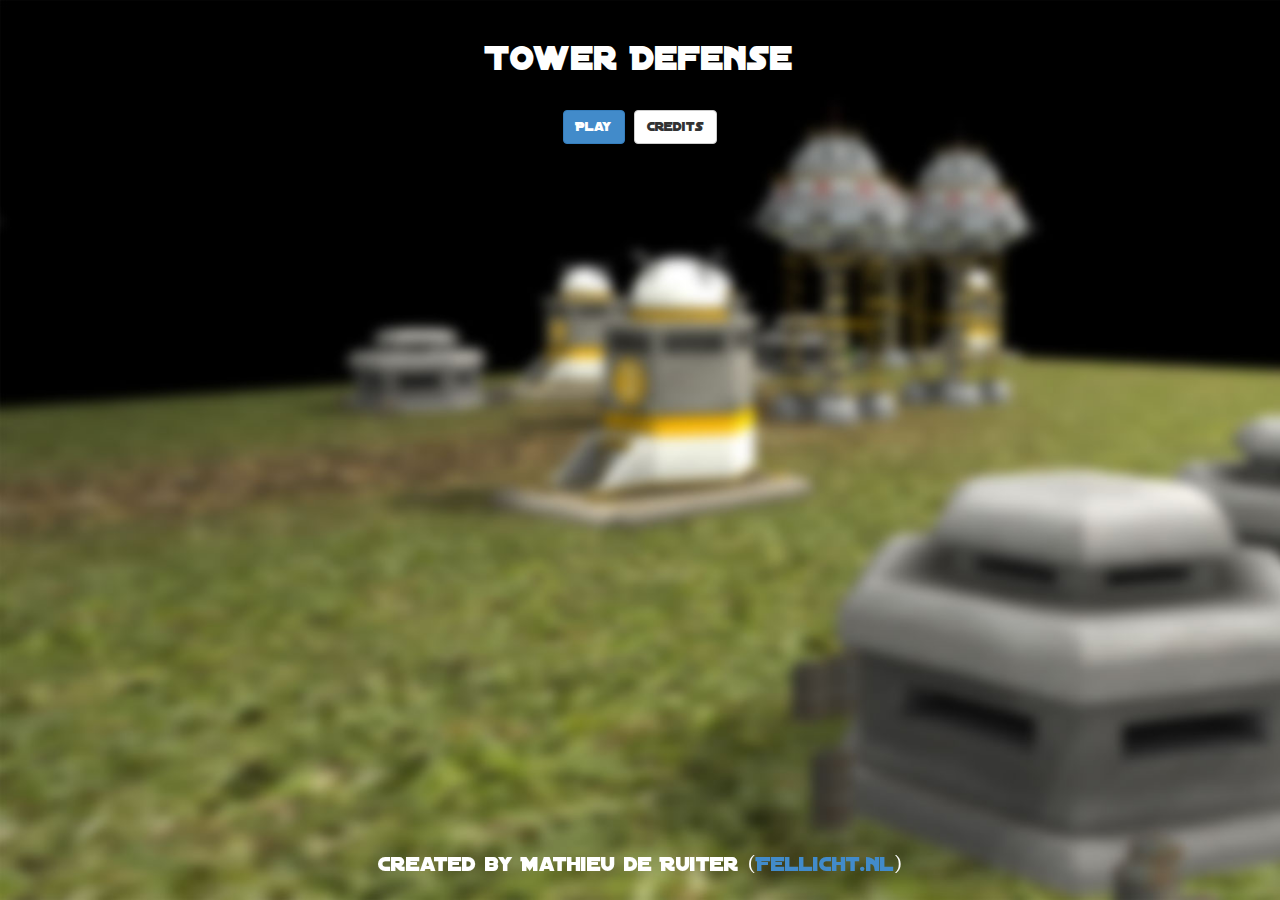
<file: Carcharoth/games/tower-defense-master/index.html>
<!DOCTYPE html>
<html>
    <head>
        <meta charset="UTF-8" />
        <title>Tower Defense</title>
        <link rel="stylesheet" href="assets/ui/css/bootstrap.min.css" />
        <link rel="stylesheet" href="assets/ui/css/application.css" />
        <script src="js/lib/dom.js"></script>
        <script src="js/lib/webgl.tools.js"></script>
        <script src="js/lib/three.min.js"></script>
        <script src="js/lib/three.textureanimator.js"></script>
        <script src="js/lib/OBJLoader.js"></script>
        <script src="js/lib/OrbitControls.js"></script>
        <script src="js/lib/tween.js"></script>
        <script src="js/TowerDefense/TowerDefense.js"></script>
        <script src="js/TowerDefense/Core/TowerDefense.Element.js"></script>
        <script src="js/TowerDefense/Core/TowerDefense.Ui.js"></script>
        <script src="js/TowerDefense/Core/TowerDefense.Decoration.js"></script>
        <script src="js/TowerDefense/Core/TowerDefense.Decoration.Smoke.js"></script>
        <script src="js/TowerDefense/Core/TowerDefense.Decoration.SimpleSmoke.js"></script>
        <script src="js/TowerDefense/Core/TowerDefense.Decoration.Void.js"></script>
        <script src="js/TowerDefense/Core/TowerDefense.Decoration.Blood.js"></script>
        <script src="js/TowerDefense/Levels/TowerDefense.Level.js"></script>
        <script src="js/TowerDefense/Levels/TowerDefense.Level1.js"></script>
        <script src="js/TowerDefense/Towers/TowerDefense.Tower.js"></script>
        <script src="js/TowerDefense/Towers/TowerDefense.BasicTower.js"></script>
        <script src="js/TowerDefense/Towers/TowerDefense.AdvancedTower.js"></script>
        <script src="js/TowerDefense/Towers/TowerDefense.BadAssTower.js"></script>
        <script src="js/TowerDefense/Towers/TowerDefense.Bullet.js"></script>
        <script src="js/TowerDefense/Towers/TowerDefense.CannonBullet.js"></script>
        <script src="js/TowerDefense/Towers/TowerDefense.RocketBullet.js"></script>
        <script src="js/TowerDefense/Tiles/TowerDefense.Tile.js"></script>
        <script src="js/TowerDefense/Tiles/TowerDefense.BasicTile.js"></script>
        <script src="js/TowerDefense/Tiles/TowerDefense.StartTile.js"></script>
        <script src="js/TowerDefense/Tiles/TowerDefense.EndTile.js"></script>
        <script src="js/TowerDefense/Tiles/TowerDefense.DecoTile.js"></script>
        <script src="js/TowerDefense/Enemies/TowerDefense.Enemy.js"></script>
        <script src="js/TowerDefense/Enemies/TowerDefense.BasicEnemy.js"></script>
        <script src="js/TowerDefense/Enemies/TowerDefense.UfoEnemy.js"></script>
        <script src="js/TowerDefense/Enemies/TowerDefense.DummyEnemy.js"></script>
    </head>
    <body>

        <div class="container-fluid status-menu">
            <div class="row top-buffer">
                <div class="col-xs-12 text-center">
                    <h1>Tower Defense</h1>
                </div>
            </div>
            <div class="row top-buffer">
                <div class="col-xs-12 text-center">
                    <a onclick="TowerDefense.Ui.gameMenu();" class="btn btn-primary">Play</a>
                    <a onclick="$('#credits').className = 'modal fade in';$('#credits').style.display = 'block';" class="btn btn-default">Credits</a>
                </div>
            </div>

            <div class="modal fade" id="credits">
                <div class="modal-dialog">
                    <div class="modal-content">
                        <div class="modal-header">
                            <a onclick="$('#credits').className = 'modal fade in';$('#credits').style.display = 'none';" class="pull-right">&times;</a>
                            <h4 class="modal-title">Credits</h4>
                        </div>
                        <div class="modal-body">
                            <dl class="dl-horizontal">
                                <dt>Programmer</dt>
                                <dd>Mathieu de Ruiter</dd>

                                <dt>Designer</dt>
                                <dd>Mathieu de Ruiter</dd>
                                <dd>Timothy</dd>

                                <dt>Thanks to</dt>
                                <dd>Pracalic (<a href="http://pracalic.ugu.pl" target="_blank">pracalic.ugu.pl</a>)</dd>
                            </dl>
                        </div>
                        <div class="modal-footer">
                            <a onclick="$('#credits').className = 'modal fade in';$('#credits').style.display = 'none';" class="btn btn-default">close</a>
                        </div>
                    </div>
                </div>
            </div>

            <div class="bottom-buffer text-center navbar-fixed-bottom">Created by Mathieu de Ruiter (<a href="http://www.fellicht.nl" target="_blank">Fellicht.nl</a>)</div>
        </div>

        <div class="container-fluid status-menu-game" style="display: none;">
            <div class="row top-buffer">
                <div class="col-xs-12">
                    <a onclick="TowerDefense.Ui.menu();" class="btn btn-default">Back to menu</a>
                    <a onclick="TowerDefense.Ui.playLevel();" class="btn btn-primary">Play level 1</a>
                </div>
            </div>
            <div class="bottom-buffer text-center navbar-fixed-bottom">Update your towers, buy new weapons, etc here...</div>
        </div>

        <div class="container-fluid status-in-game" style="display: none;">
            <div class="top-buffer navbar-fixed-top text-center">
                        <a onclick="TowerDefense.Ui.gameMenu();" class="btn btn-default">Back to menu</a>
            </div>
            <div id="game"></div>
            <div class="row top-buffer game-ui">
                <div class="col-sm-push-9 col-md-push-10 col-lg-push-11 col-sm-3 col-md-2 col-lg-1">
                    <div class="game-stat" title="Money for buying tower"><img src="assets/ui/resources.png" /> <span id="game-resources" class="pull-right">0</span></div>
                    <div class="game-stat" title="Score for upgrading towers"><img src="assets/ui/points.png" /> <span id="game-score" class="pull-right">0</span></div>
                    <div class="game-stat" title="Lives"><img src="assets/ui/lives.png" /> <span id="game-lives" class="pull-right">0</span></div>
                    <div class="game-stat" title="Wave"><img src="assets/ui/wave.png" /> <div class="pull-right"><span id="game-wave">1</span>/<span id="game-maxwave">1</span></div></div>
                    <a onclick="TowerDefense.Ui.startWave();" class="btn btn-primary btn-block top-buffer">Next <i class="key-code">w</i>ave</a>
                </div>
            </div>
            <div class="bottom-buffer text-center navbar-fixed-bottom game-ui" id="build-menu"></div>
        </div>

        <div class="loading-container" id="loading-container"><div id="loading"></div></div>
        <script src="js/application.js"></script>
    </body>
</html>
</file>
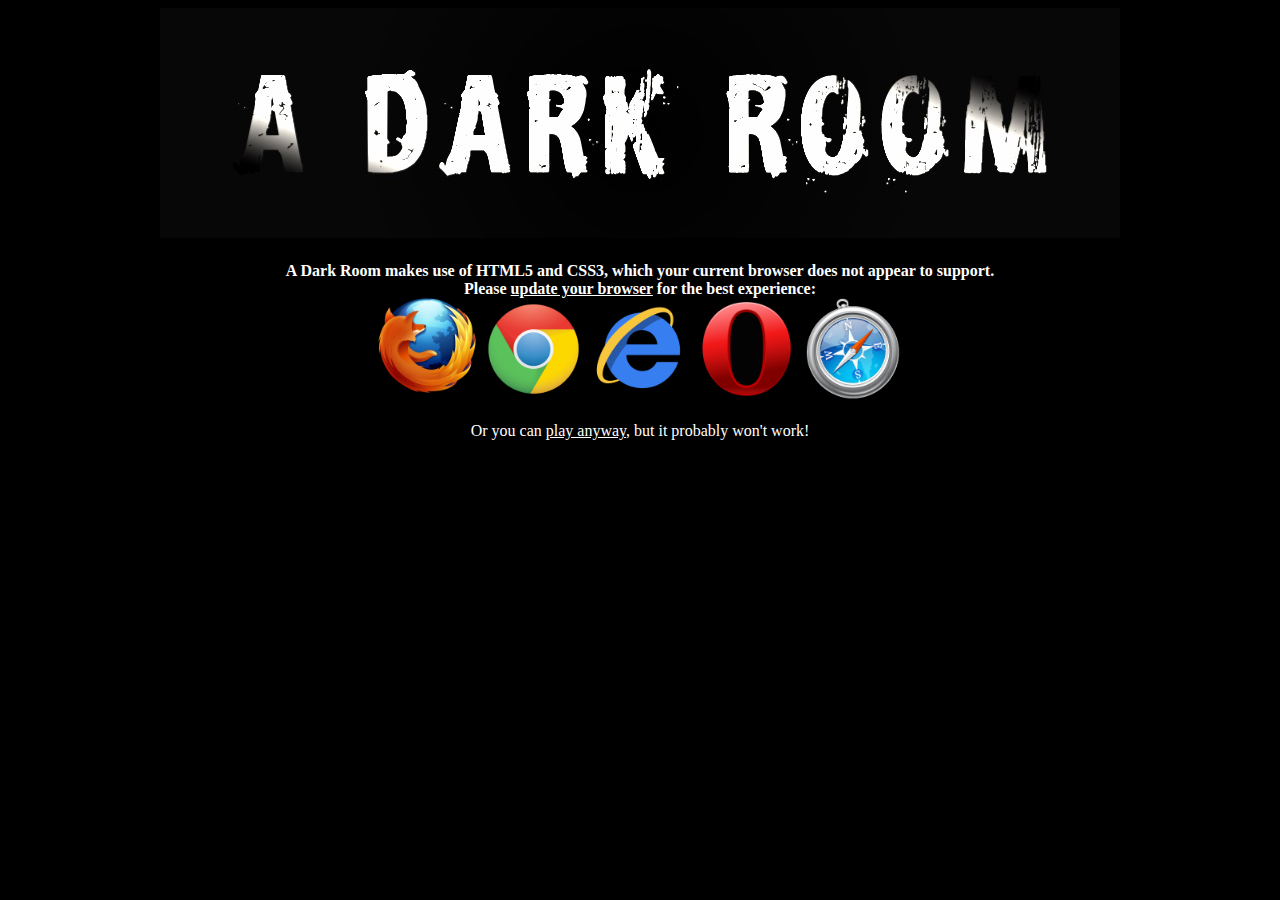
<file: Carcharoth/games/adarkroom-master/browserWarning.html>
<!doctype html>
<html>
<head>
	<title>A Dark Room</title>
	<style>
    body {
      background-color: #000000;
      color: #FFFFFF;
    }
    a {
      color: #FFFFFF;
    }
		div {
			width: 960px;
			margin: auto;
			text-align: center;
			margin-top: 20px;
		}
    .browser {
      width:102.4px;
      height:102.4px;
    }
	</style>
</head>
<body>
	<center>
    <img src="img/Logo1.jpg" />
    <div>
      <strong>
      A Dark Room makes use of HTML5 and CSS3, which your current browser does not appear to support.<br/>
      Please <a href="http://browsehappy.com">update your browser</a> for the best experience:<br/>
      </strong>
      <a href='http://www.mozilla.org/en-US/firefox/new/'><img class="browser" src='img/firefox.png' alt='Firefox' title='Firefox' /></a>
      <a href='https://www.google.com/intl/en/chrome/browser/'><img class="browser" src='img/chrome.png' alt='Chrome' title='Chrome' /></a>
      <a href='http://windows.microsoft.com/en-CA/internet-explorer/download-ie'><img class="browser" src='img/ie.png' alt='Internet Explorer' title='Internet Explorer' /></a>
      <a href='http://www.opera.com/computer'><img class="browser" src='img/opera.png' alt='Opera' title='Opera' /></a>
      <a href='http://www.apple.com/safari/'><img class="browser" src='img/safari.png' alt='Safari' title='Safari' /></a>
      <br/><br/>
      Or you can <a href='index.html?ignorebrowser=true'>play anyway</a>, but it probably won't work!
    </div>
  </center>
</body>
</html>
</file>
<file: Carcharoth/games/2048-master/style/main.css>
@import url(fonts/clear-sans.css);
html, body {
  margin: 0;
  padding: 0;
  background: #faf8ef;
  color: #776e65;
  font-family: "Clear Sans", "Helvetica Neue", Arial, sans-serif;
  font-size: 18px; }

body {
  margin: 80px 0; }

.heading:after {
  content: "";
  display: block;
  clear: both; }

h1.title {
  font-size: 80px;
  font-weight: bold;
  margin: 0;
  display: block;
  float: left; }

@-webkit-keyframes move-up {
  0% {
    top: 25px;
    opacity: 1; }

  100% {
    top: -50px;
    opacity: 0; } }
@-moz-keyframes move-up {
  0% {
    top: 25px;
    opacity: 1; }

  100% {
    top: -50px;
    opacity: 0; } }
@keyframes move-up {
  0% {
    top: 25px;
    opacity: 1; }

  100% {
    top: -50px;
    opacity: 0; } }
.scores-container {
  float: right;
  text-align: right; }

.score-container, .best-container {
  position: relative;
  display: inline-block;
  background: #bbada0;
  padding: 15px 25px;
  font-size: 25px;
  height: 25px;
  line-height: 47px;
  font-weight: bold;
  border-radius: 3px;
  color: white;
  margin-top: 8px;
  text-align: center; }
  .score-container:after, .best-container:after {
    position: absolute;
    width: 100%;
    top: 10px;
    left: 0;
    text-transform: uppercase;
    font-size: 13px;
    line-height: 13px;
    text-align: center;
    color: #eee4da; }
  .score-container .score-addition, .best-container .score-addition {
    position: absolute;
    right: 30px;
    color: red;
    font-size: 25px;
    line-height: 25px;
    font-weight: bold;
    color: rgba(119, 110, 101, 0.9);
    z-index: 100;
    -webkit-animation: move-up 600ms ease-in;
    -moz-animation: move-up 600ms ease-in;
    animation: move-up 600ms ease-in;
    -webkit-animation-fill-mode: both;
    -moz-animation-fill-mode: both;
    animation-fill-mode: both; }

.score-container:after {
  content: "Score"; }

.best-container:after {
  content: "Best"; }

p {
  margin-top: 0;
  margin-bottom: 10px;
  line-height: 1.65; }

a {
  color: #776e65;
  font-weight: bold;
  text-decoration: underline;
  cursor: pointer; }

strong.important {
  text-transform: uppercase; }

hr {
  border: none;
  border-bottom: 1px solid #d8d4d0;
  margin-top: 20px;
  margin-bottom: 30px; }

.container {
  width: 500px;
  margin: 0 auto; }

@-webkit-keyframes fade-in {
  0% {
    opacity: 0; }

  100% {
    opacity: 1; } }
@-moz-keyframes fade-in {
  0% {
    opacity: 0; }

  100% {
    opacity: 1; } }
@keyframes fade-in {
  0% {
    opacity: 0; }

  100% {
    opacity: 1; } }
.game-container {
  margin-top: 40px;
  position: relative;
  padding: 15px;
  cursor: default;
  -webkit-touch-callout: none;
  -ms-touch-callout: none;
  -webkit-user-select: none;
  -moz-user-select: none;
  -ms-user-select: none;
  -ms-touch-action: none;
  touch-action: none;
  background: #bbada0;
  border-radius: 6px;
  width: 500px;
  height: 500px;
  -webkit-box-sizing: border-box;
  -moz-box-sizing: border-box;
  box-sizing: border-box; }
  .game-container .game-message {
    display: none;
    position: absolute;
    top: 0;
    right: 0;
    bottom: 0;
    left: 0;
    background: rgba(238, 228, 218, 0.5);
    z-index: 100;
    text-align: center;
    -webkit-animation: fade-in 800ms ease 1200ms;
    -moz-animation: fade-in 800ms ease 1200ms;
    animation: fade-in 800ms ease 1200ms;
    -webkit-animation-fill-mode: both;
    -moz-animation-fill-mode: both;
    animation-fill-mode: both; }
    .game-container .game-message p {
      font-size: 60px;
      font-weight: bold;
      height: 60px;
      line-height: 60px;
      margin-top: 222px; }
    .game-container .game-message .lower {
      display: block;
      margin-top: 59px; }
    .game-container .game-message a {
      display: inline-block;
      background: #8f7a66;
      border-radius: 3px;
      padding: 0 20px;
      text-decoration: none;
      color: #f9f6f2;
      height: 40px;
      line-height: 42px;
      margin-left: 9px; }
      .game-container .game-message a.keep-playing-button {
        display: none; }
    .game-container .game-message.game-won {
      background: rgba(237, 194, 46, 0.5);
      color: #f9f6f2; }
      .game-container .game-message.game-won a.keep-playing-button {
        display: inline-block; }
    .game-container .game-message.game-won, .game-container .game-message.game-over {
      display: block; }

.grid-container {
  position: absolute;
  z-index: 1; }

.grid-row {
  margin-bottom: 15px; }
  .grid-row:last-child {
    margin-bottom: 0; }
  .grid-row:after {
    content: "";
    display: block;
    clear: both; }

.grid-cell {
  width: 106.25px;
  height: 106.25px;
  margin-right: 15px;
  float: left;
  border-radius: 3px;
  background: rgba(238, 228, 218, 0.35); }
  .grid-cell:last-child {
    margin-right: 0; }

.tile-container {
  position: absolute;
  z-index: 2; }

.tile, .tile .tile-inner {
  width: 107px;
  height: 107px;
  line-height: 107px; }
.tile.tile-position-1-1 {
  -webkit-transform: translate(0px, 0px);
  -moz-transform: translate(0px, 0px);
  -ms-transform: translate(0px, 0px);
  transform: translate(0px, 0px); }
.tile.tile-position-1-2 {
  -webkit-transform: translate(0px, 121px);
  -moz-transform: translate(0px, 121px);
  -ms-transform: translate(0px, 121px);
  transform: translate(0px, 121px); }
.tile.tile-position-1-3 {
  -webkit-transform: translate(0px, 242px);
  -moz-transform: translate(0px, 242px);
  -ms-transform: translate(0px, 242px);
  transform: translate(0px, 242px); }
.tile.tile-position-1-4 {
  -webkit-transform: translate(0px, 363px);
  -moz-transform: translate(0px, 363px);
  -ms-transform: translate(0px, 363px);
  transform: translate(0px, 363px); }
.tile.tile-position-2-1 {
  -webkit-transform: translate(121px, 0px);
  -moz-transform: translate(121px, 0px);
  -ms-transform: translate(121px, 0px);
  transform: translate(121px, 0px); }
.tile.tile-position-2-2 {
  -webkit-transform: translate(121px, 121px);
  -moz-transform: translate(121px, 121px);
  -ms-transform: translate(121px, 121px);
  transform: translate(121px, 121px); }
.tile.tile-position-2-3 {
  -webkit-transform: translate(121px, 242px);
  -moz-transform: translate(121px, 242px);
  -ms-transform: translate(121px, 242px);
  transform: translate(121px, 242px); }
.tile.tile-position-2-4 {
  -webkit-transform: translate(121px, 363px);
  -moz-transform: translate(121px, 363px);
  -ms-transform: translate(121px, 363px);
  transform: translate(121px, 363px); }
.tile.tile-position-3-1 {
  -webkit-transform: translate(242px, 0px);
  -moz-transform: translate(242px, 0px);
  -ms-transform: translate(242px, 0px);
  transform: translate(242px, 0px); }
.tile.tile-position-3-2 {
  -webkit-transform: translate(242px, 121px);
  -moz-transform: translate(242px, 121px);
  -ms-transform: translate(242px, 121px);
  transform: translate(242px, 121px); }
.tile.tile-position-3-3 {
  -webkit-transform: translate(242px, 242px);
  -moz-transform: translate(242px, 242px);
  -ms-transform: translate(242px, 242px);
  transform: translate(242px, 242px); }
.tile.tile-position-3-4 {
  -webkit-transform: translate(242px, 363px);
  -moz-transform: translate(242px, 363px);
  -ms-transform: translate(242px, 363px);
  transform: translate(242px, 363px); }
.tile.tile-position-4-1 {
  -webkit-transform: translate(363px, 0px);
  -moz-transform: translate(363px, 0px);
  -ms-transform: translate(363px, 0px);
  transform: translate(363px, 0px); }
.tile.tile-position-4-2 {
  -webkit-transform: translate(363px, 121px);
  -moz-transform: translate(363px, 121px);
  -ms-transform: translate(363px, 121px);
  transform: translate(363px, 121px); }
.tile.tile-position-4-3 {
  -webkit-transform: translate(363px, 242px);
  -moz-transform: translate(363px, 242px);
  -ms-transform: translate(363px, 242px);
  transform: translate(363px, 242px); }
.tile.tile-position-4-4 {
  -webkit-transform: translate(363px, 363px);
  -moz-transform: translate(363px, 363px);
  -ms-transform: translate(363px, 363px);
  transform: translate(363px, 363px); }

.tile {
  position: absolute;
  -webkit-transition: 100ms ease-in-out;
  -moz-transition: 100ms ease-in-out;
  transition: 100ms ease-in-out;
  -webkit-transition-property: -webkit-transform;
  -moz-transition-property: -moz-transform;
  transition-property: transform; }
  .tile .tile-inner {
    border-radius: 3px;
    background: #eee4da;
    text-align: center;
    font-weight: bold;
    z-index: 10;
    font-size: 55px; }
  .tile.tile-2 .tile-inner {
    background: #eee4da;
    box-shadow: 0 0 30px 10px rgba(243, 215, 116, 0), inset 0 0 0 1px rgba(255, 255, 255, 0); }
  .tile.tile-4 .tile-inner {
    background: #ede0c8;
    box-shadow: 0 0 30px 10px rgba(243, 215, 116, 0), inset 0 0 0 1px rgba(255, 255, 255, 0); }
  .tile.tile-8 .tile-inner {
    color: #f9f6f2;
    background: #f2b179; }
  .tile.tile-16 .tile-inner {
    color: #f9f6f2;
    background: #f59563; }
  .tile.tile-32 .tile-inner {
    color: #f9f6f2;
    background: #f67c5f; }
  .tile.tile-64 .tile-inner {
    color: #f9f6f2;
    background: #f65e3b; }
  .tile.tile-128 .tile-inner {
    color: #f9f6f2;
    background: #edcf72;
    box-shadow: 0 0 30px 10px rgba(243, 215, 116, 0.2381), inset 0 0 0 1px rgba(255, 255, 255, 0.14286);
    font-size: 45px; }
    @media screen and (max-width: 520px) {
      .tile.tile-128 .tile-inner {
        font-size: 25px; } }
  .tile.tile-256 .tile-inner {
    color: #f9f6f2;
    background: #edcc61;
    box-shadow: 0 0 30px 10px rgba(243, 215, 116, 0.31746), inset 0 0 0 1px rgba(255, 255, 255, 0.19048);
    font-size: 45px; }
    @media screen and (max-width: 520px) {
      .tile.tile-256 .tile-inner {
        font-size: 25px; } }
  .tile.tile-512 .tile-inner {
    color: #f9f6f2;
    background: #edc850;
    box-shadow: 0 0 30px 10px rgba(243, 215, 116, 0.39683), inset 0 0 0 1px rgba(255, 255, 255, 0.2381);
    font-size: 45px; }
    @media screen and (max-width: 520px) {
      .tile.tile-512 .tile-inner {
        font-size: 25px; } }
  .tile.tile-1024 .tile-inner {
    color: #f9f6f2;
    background: #edc53f;
    box-shadow: 0 0 30px 10px rgba(243, 215, 116, 0.47619), inset 0 0 0 1px rgba(255, 255, 255, 0.28571);
    font-size: 35px; }
    @media screen and (max-width: 520px) {
      .tile.tile-1024 .tile-inner {
        font-size: 15px; } }
  .tile.tile-2048 .tile-inner {
    color: #f9f6f2;
    background: #edc22e;
    box-shadow: 0 0 30px 10px rgba(243, 215, 116, 0.55556), inset 0 0 0 1px rgba(255, 255, 255, 0.33333);
    font-size: 35px; }
    @media screen and (max-width: 520px) {
      .tile.tile-2048 .tile-inner {
        font-size: 15px; } }
  .tile.tile-super .tile-inner {
    color: #f9f6f2;
    background: #3c3a32;
    font-size: 30px; }
    @media screen and (max-width: 520px) {
      .tile.tile-super .tile-inner {
        font-size: 10px; } }

@-webkit-keyframes appear {
  0% {
    opacity: 0;
    -webkit-transform: scale(0);
    -moz-transform: scale(0);
    -ms-transform: scale(0);
    transform: scale(0); }

  100% {
    opacity: 1;
    -webkit-transform: scale(1);
    -moz-transform: scale(1);
    -ms-transform: scale(1);
    transform: scale(1); } }
@-moz-keyframes appear {
  0% {
    opacity: 0;
    -webkit-transform: scale(0);
    -moz-transform: scale(0);
    -ms-transform: scale(0);
    transform: scale(0); }

  100% {
    opacity: 1;
    -webkit-transform: scale(1);
    -moz-transform: scale(1);
    -ms-transform: scale(1);
    transform: scale(1); } }
@keyframes appear {
  0% {
    opacity: 0;
    -webkit-transform: scale(0);
    -moz-transform: scale(0);
    -ms-transform: scale(0);
    transform: scale(0); }

  100% {
    opacity: 1;
    -webkit-transform: scale(1);
    -moz-transform: scale(1);
    -ms-transform: scale(1);
    transform: scale(1); } }
.tile-new .tile-inner {
  -webkit-animation: appear 200ms ease 100ms;
  -moz-animation: appear 200ms ease 100ms;
  animation: appear 200ms ease 100ms;
  -webkit-animation-fill-mode: backwards;
  -moz-animation-fill-mode: backwards;
  animation-fill-mode: backwards; }

@-webkit-keyframes pop {
  0% {
    -webkit-transform: scale(0);
    -moz-transform: scale(0);
    -ms-transform: scale(0);
    transform: scale(0); }

  50% {
    -webkit-transform: scale(1.2);
    -moz-transform: scale(1.2);
    -ms-transform: scale(1.2);
    transform: scale(1.2); }

  100% {
    -webkit-transform: scale(1);
    -moz-transform: scale(1);
    -ms-transform: scale(1);
    transform: scale(1); } }
@-moz-keyframes pop {
  0% {
    -webkit-transform: scale(0);
    -moz-transform: scale(0);
    -ms-transform: scale(0);
    transform: scale(0); }

  50% {
    -webkit-transform: scale(1.2);
    -moz-transform: scale(1.2);
    -ms-transform: scale(1.2);
    transform: scale(1.2); }

  100% {
    -webkit-transform: scale(1);
    -moz-transform: scale(1);
    -ms-transform: scale(1);
    transform: scale(1); } }
@keyframes pop {
  0% {
    -webkit-transform: scale(0);
    -moz-transform: scale(0);
    -ms-transform: scale(0);
    transform: scale(0); }

  50% {
    -webkit-transform: scale(1.2);
    -moz-transform: scale(1.2);
    -ms-transform: scale(1.2);
    transform: scale(1.2); }

  100% {
    -webkit-transform: scale(1);
    -moz-transform: scale(1);
    -ms-transform: scale(1);
    transform: scale(1); } }
.tile-merged .tile-inner {
  z-index: 20;
  -webkit-animation: pop 200ms ease 100ms;
  -moz-animation: pop 200ms ease 100ms;
  animation: pop 200ms ease 100ms;
  -webkit-animation-fill-mode: backwards;
  -moz-animation-fill-mode: backwards;
  animation-fill-mode: backwards; }

.above-game:after {
  content: "";
  display: block;
  clear: both; }

.game-intro {
  float: left;
  line-height: 42px;
  margin-bottom: 0; }

.restart-button {
  display: inline-block;
  background: #8f7a66;
  border-radius: 3px;
  padding: 0 20px;
  text-decoration: none;
  color: #f9f6f2;
  height: 40px;
  line-height: 42px;
  display: block;
  text-align: center;
  float: right; }

.game-explanation {
  margin-top: 50px; }

@media screen and (max-width: 520px) {
  html, body {
    font-size: 15px; }

  body {
    margin: 20px 0;
    padding: 0 20px; }

  h1.title {
    font-size: 27px;
    margin-top: 15px; }

  .container {
    width: 280px;
    margin: 0 auto; }

  .score-container, .best-container {
    margin-top: 0;
    padding: 15px 10px;
    min-width: 40px; }

  .heading {
    margin-bottom: 10px; }

  .game-intro {
    width: 55%;
    display: block;
    box-sizing: border-box;
    line-height: 1.65; }

  .restart-button {
    width: 42%;
    padding: 0;
    display: block;
    box-sizing: border-box;
    margin-top: 2px; }

  .game-container {
    margin-top: 17px;
    position: relative;
    padding: 10px;
    cursor: default;
    -webkit-touch-callout: none;
    -ms-touch-callout: none;
    -webkit-user-select: none;
    -moz-user-select: none;
    -ms-user-select: none;
    -ms-touch-action: none;
    touch-action: none;
    background: #bbada0;
    border-radius: 6px;
    width: 280px;
    height: 280px;
    -webkit-box-sizing: border-box;
    -moz-box-sizing: border-box;
    box-sizing: border-box; }
    .game-container .game-message {
      display: none;
      position: absolute;
      top: 0;
      right: 0;
      bottom: 0;
      left: 0;
      background: rgba(238, 228, 218, 0.5);
      z-index: 100;
      text-align: center;
      -webkit-animation: fade-in 800ms ease 1200ms;
      -moz-animation: fade-in 800ms ease 1200ms;
      animation: fade-in 800ms ease 1200ms;
      -webkit-animation-fill-mode: both;
      -moz-animation-fill-mode: both;
      animation-fill-mode: both; }
      .game-container .game-message p {
        font-size: 60px;
        font-weight: bold;
        height: 60px;
        line-height: 60px;
        margin-top: 222px; }
      .game-container .game-message .lower {
        display: block;
        margin-top: 59px; }
      .game-container .game-message a {
        display: inline-block;
        background: #8f7a66;
        border-radius: 3px;
        padding: 0 20px;
        text-decoration: none;
        color: #f9f6f2;
        height: 40px;
        line-height: 42px;
        margin-left: 9px; }
        .game-container .game-message a.keep-playing-button {
          display: none; }
      .game-container .game-message.game-won {
        background: rgba(237, 194, 46, 0.5);
        color: #f9f6f2; }
        .game-container .game-message.game-won a.keep-playing-button {
          display: inline-block; }
      .game-container .game-message.game-won, .game-container .game-message.game-over {
        display: block; }

  .grid-container {
    position: absolute;
    z-index: 1; }

  .grid-row {
    margin-bottom: 10px; }
    .grid-row:last-child {
      margin-bottom: 0; }
    .grid-row:after {
      content: "";
      display: block;
      clear: both; }

  .grid-cell {
    width: 57.5px;
    height: 57.5px;
    margin-right: 10px;
    float: left;
    border-radius: 3px;
    background: rgba(238, 228, 218, 0.35); }
    .grid-cell:last-child {
      margin-right: 0; }

  .tile-container {
    position: absolute;
    z-index: 2; }

  .tile, .tile .tile-inner {
    width: 58px;
    height: 58px;
    line-height: 58px; }
  .tile.tile-position-1-1 {
    -webkit-transform: translate(0px, 0px);
    -moz-transform: translate(0px, 0px);
    -ms-transform: translate(0px, 0px);
    transform: translate(0px, 0px); }
  .tile.tile-position-1-2 {
    -webkit-transform: translate(0px, 67px);
    -moz-transform: translate(0px, 67px);
    -ms-transform: translate(0px, 67px);
    transform: translate(0px, 67px); }
  .tile.tile-position-1-3 {
    -webkit-transform: translate(0px, 135px);
    -moz-transform: translate(0px, 135px);
    -ms-transform: translate(0px, 135px);
    transform: translate(0px, 135px); }
  .tile.tile-position-1-4 {
    -webkit-transform: translate(0px, 202px);
    -moz-transform: translate(0px, 202px);
    -ms-transform: translate(0px, 202px);
    transform: translate(0px, 202px); }
  .tile.tile-position-2-1 {
    -webkit-transform: translate(67px, 0px);
    -moz-transform: translate(67px, 0px);
    -ms-transform: translate(67px, 0px);
    transform: translate(67px, 0px); }
  .tile.tile-position-2-2 {
    -webkit-transform: translate(67px, 67px);
    -moz-transform: translate(67px, 67px);
    -ms-transform: translate(67px, 67px);
    transform: translate(67px, 67px); }
  .tile.tile-position-2-3 {
    -webkit-transform: translate(67px, 135px);
    -moz-transform: translate(67px, 135px);
    -ms-transform: translate(67px, 135px);
    transform: translate(67px, 135px); }
  .tile.tile-position-2-4 {
    -webkit-transform: translate(67px, 202px);
    -moz-transform: translate(67px, 202px);
    -ms-transform: translate(67px, 202px);
    transform: translate(67px, 202px); }
  .tile.tile-position-3-1 {
    -webkit-transform: translate(135px, 0px);
    -moz-transform: translate(135px, 0px);
    -ms-transform: translate(135px, 0px);
    transform: translate(135px, 0px); }
  .tile.tile-position-3-2 {
    -webkit-transform: translate(135px, 67px);
    -moz-transform: translate(135px, 67px);
    -ms-transform: translate(135px, 67px);
    transform: translate(135px, 67px); }
  .tile.tile-position-3-3 {
    -webkit-transform: translate(135px, 135px);
    -moz-transform: translate(135px, 135px);
    -ms-transform: translate(135px, 135px);
    transform: translate(135px, 135px); }
  .tile.tile-position-3-4 {
    -webkit-transform: translate(135px, 202px);
    -moz-transform: translate(135px, 202px);
    -ms-transform: translate(135px, 202px);
    transform: translate(135px, 202px); }
  .tile.tile-position-4-1 {
    -webkit-transform: translate(202px, 0px);
    -moz-transform: translate(202px, 0px);
    -ms-transform: translate(202px, 0px);
    transform: translate(202px, 0px); }
  .tile.tile-position-4-2 {
    -webkit-transform: translate(202px, 67px);
    -moz-transform: translate(202px, 67px);
    -ms-transform: translate(202px, 67px);
    transform: translate(202px, 67px); }
  .tile.tile-position-4-3 {
    -webkit-transform: translate(202px, 135px);
    -moz-transform: translate(202px, 135px);
    -ms-transform: translate(202px, 135px);
    transform: translate(202px, 135px); }
  .tile.tile-position-4-4 {
    -webkit-transform: translate(202px, 202px);
    -moz-transform: translate(202px, 202px);
    -ms-transform: translate(202px, 202px);
    transform: translate(202px, 202px); }

  .tile .tile-inner {
    font-size: 35px; }

  .game-message p {
    font-size: 30px !important;
    height: 30px !important;
    line-height: 30px !important;
    margin-top: 90px !important; }
  .game-message .lower {
    margin-top: 30px !important; } }
</file>
<file: Carcharoth/games/adarkroom-master/css/main.css>
/* Fonts */
body, .tooltip, select.menuBtn {
	font-family: "Times New Roman", Times, serif;
	font-size: 16px;
	font-weight: normal;
	line-height: normal;
	letter-spacing: normal;
}

html {
	height: 100%;
}

body {
	height: 100%;
	margin: 0;
}

::selection {
	background-color: transparent;
}

::-moz-selection {
	background-color: transparent;
}

#description textarea::selection {
	background-color: gray;
}

#description textarea::-moz-selection {
	background-color: gray;
}

/* Framework stuff */

div.clear {
	clear: both;
}

div#wrapper {
	margin: auto;
	width: 700px;
	padding: 20px 0 0 220px;
	position: relative;
}

div#saveNotify {
	position: absolute;
	top: 20px;
	right: 0px;
	background: white;
	opacity: 0;
}

div#content {
	position: relative;
	overflow: hidden;
	height: 700px;
}

div#header {
	padding-bottom: 20px;
	height: 20px;
}

.menu {
	position: fixed;
	right: 10px;
	bottom: 10px;
	color: #666;
	z-index: 10;
}

.menu span {
	cursor: pointer;
	float: right;
	margin-left: 20px;
}

.customSelect {
	height: 20px;
}

span.customSelectOptions {
	margin: 0;
	width: 120px;
}

.customSelectOptions > ul {
	max-height: 20px;
	width: 120px;
	overflow: hidden;
	-webkit-transition: max-height 1s;
	transition: max-height 1s;
	padding: 0;
	margin: 0;
	bottom: 0;
	position: absolute;
	right: 0;
}

.customSelectOptions > ul:hover {
	max-height: 600px;
}

.customSelectOptions > ul > li {
	padding: 0 0 3px 0;
	list-style-type: none;
	height: 20px;
}

.customSelectOptions > ul > li:last-child {
	padding: 0;
}

.customSelectOptions > ul > li:hover {
	text-decoration: underline;
}

.customSelectOptions > ul > li:first-child:hover {
	cursor: default;
	text-decoration: none;
}

.menu span:hover {
	text-decoration: underline;
}

.menu .appStore {
	font-weight: bold;
}

div.headerButton {
	font-size: 18px;
	cursor: pointer;
	float: left;
	border-left: 1px solid black;
	margin-left: 10px;
	padding-left: 10px;
}

div.headerButton:hover {
	text-decoration: underline;
}

div.headerButton:first-child {
	border-left: none;
	margin-left: 0px;
	padding-left: 0px;
}

div.headerButton.selected, div.headerButton.selected:hover {
	cursor: default;
	text-decoration: underline;
}

div#outerSlider {
	position: absolute;
}

div#outerSlider > div {
	position: relative;
	float: left;
	width: 700px;
	height: 700px;
	overflow: hidden;
}

div#locationSlider {
	position: absolute;
}

div.location {
	position: relative;
	float: left;
	width: 700px;
}

div.row_key {
	clear: both;
	float: left;
}

div.row_val {
	float: right;
}

div.total {
	font-weight: bold;
}

/* Notifications */

div#notifications {
	position: absolute;
	top: 20px;
	left: 0px;
	height: 700px;
	width: 200px;
	overflow: hidden;
}

div#notifications div.notification {
	margin-bottom: 10px;
}

div#notifyGradient {
	position: absolute;
	top: 0px;
	left: 0px;
	height: 100%;
	width: 100%;
	background-color: white;
	background: -webkit-linear-gradient(
		rgba(255, 255, 255, 0) 0%, rgba(255, 255, 255, 1) 100%
	);
	background: linear-gradient(
		rgba(255, 255, 255, 0) 0%, rgba(255, 255, 255, 1) 100%
	);
	filter: alpha(
		Opacity=0, FinishOpacity=100, Style=1, StartX=0, StartY=0, FinishX=0, FinishY=500
	);
}

/* Button */

div.button {
	position: relative;
	text-align: center;
	border: 1px solid black;
	width: 100px;
	margin-bottom: 5px;
	padding: 5px 10px;
	cursor: pointer;
	-webkit-touch-callout: none;
	-webkit-user-select: none;
	-khtml-user-select: none;
	-moz-user-select: none;
	-ms-user-select: none;
	user-select: none;
}

div.button:hover {
	text-decoration: underline;
}

div.button.disabled, div.button.disabled:hover {
	cursor: default;
	border-color: #b2b2b2;
	color: #b2b2b2;
	text-decoration: none;
}

div.button div.cooldown {
	position: absolute;
	top: 0px;
	left: 0px;
	z-index: -1;
	height: 100%;
	background-color: #DDDDDD;
}

/* Up/Down buttons. They're complicated! */

.upBtn, .dnBtn, .upManyBtn, .dnManyBtn {
	position: absolute;
	width: 14px;
	height: 12px;
	cursor: pointer;
}

.upBtn, .dnBtn {
	right: 0px;
}

.upManyBtn, .dnManyBtn {
	right: -15px;
}

.upBtn.disabled, .dnBtn.disabled, .upManyBtn.disabled, .dnManyBtn.disabled {
	cursor: default;
}

.upBtn {
	top: -3px;
}

.upManyBtn {
	top: -3px;
}

.upBtn:after, .upBtn:before, .upManyBtn:after, .upManyBtn:before {
	position: absolute;
	border: medium solid transparent;
	content: " ";
	height: 0;
	width: 0;
	bottom: 2px;
}

.upBtn:after, .upManyBtn:after {
	border-color: transparent transparent white;
}

.upBtn:before, .upManyBtn:before {
	border-color: transparent transparent black;
}

.upBtn.disabled:before, .upManyBtn.disabled:before {
	border-color: transparent transparent #999;
}


.dnBtn {
	bottom: -3px;
}

.dnManyBtn {
	bottom: -3px;
}

.dnBtn:after, .dnBtn:before, .dnManyBtn:after, .dnManyBtn:before {
	position: absolute;
	border: medium solid transparent;
	content: " ";
	height: 0;
	width: 0;
	top: 2px;
}

/* Overall size of buttons controlled by this style
   border-width and margin-left should be the same. */
.upBtn:before, .dnBtn:before, .upManyBtn:before, .dnManyBtn:before {
	border-width: 6px;
	left: 50%;
	margin-left: -6px;
}

/* Thickness of up/down button lines controlled by this style.
   border-width and margin-left should be the same.
   Thickness = :before.border-width minus :after.border-width */
.upBtn:after, .dnBtn:after {
	border-width: 4px;
	left: 50%;
	margin-left: -4px;
}

/* See comment on .upBtn:after, .dnBtn:after */
.upManyBtn:after, .dnManyBtn:after {
	border-width: 3px;
	left: 50%;
	margin-left: -3px;
}

.dnBtn:after, .dnManyBtn:after {
	border-color: white transparent transparent;
}

.dnBtn:before, .dnManyBtn:before {
	border-color: black transparent transparent;
}

.dnBtn.disabled:before, .dnManyBtn.disabled:before {
	border-color: #999 transparent transparent;
}

div.button div.tooltip {
	width: 100px;
}

/* Tooltip */

div.tooltip {
	display: none;
	padding: 2px 5px;
	border: 1px solid black;
	position: absolute;
	box-shadow: -1px 3px 2px #666;
	background: white;
	z-index: 999;
}

.tooltip.bottom {
	top: 30px;
}

.tooltip.right {
	left: 2px;
}

.tooltip.left {
	right: 0px;
}

.tooltip.top {
	bottom: 20px;
}

*:hover > div.tooltip {
	display: block;
}

div.tooltip:hover {
	display: none !important;
}

.disabled:hover > div.tooltip, .button.free:hover > div.tooltip {
	display: none;
}

#event .button.disabled:hover > div.tooltip {
	display: block;
}

/* Events */

.eventPanel {
	background: none repeat scroll 0 0 white;
	border: 2px solid transparent;
	left: 250px;
	padding: 20px;
	position: absolute;
	top: 90px;
	width: 335px;
	z-index: 20;
}

body.noMask .eventPanel {
	background-color: black;
}

.eventPanel:before {
	background-color:white;
	opacity: 0.6;
	content: " ";
	height: 700px;
	left: -252px;
	position: absolute;
	top: -75px;
	width: 920px;
	z-index: -2;
}

body.noMask .eventPanel:before {
	opacity: 0;
}

.eventPanel:after {
	position: absolute;
	top: -2px;
	left: -2px;
	width: 100%;
	height: 100%;
	content: " ";
	border: 2px solid black;
	box-shadow: 5px 5px 5px #666666;
	z-index: -2;
}

body.noMask .eventPanel:after {
	border-color: white;
}

.eventPanel .button {
	float:left;
	margin-right: 20px;
}

body.noMask .eventPanel .button {
	border-color: white;
	color: white;
}

.eventTitle {
	display: inline-block;
	font-weight: bold;
	position: absolute;
	top: -12px;
}

body.noMask .eventTitle {
	color: white;
}

.eventTitle:after {
	background-color: white;
	bottom: 32%;
	content: " ";
	height: 5px;
	left: 0;
	position: absolute;
	width: 100%;
	z-index: -1;
}

body.noMask .eventTitle:after {
	background-color: black;
}

#description {
	position: relative;
	min-height: 100px;
}

#description textarea {
	width: 100%;
	height: 225px;
}

body.noMask #description {
	color: white;
}

#description > div {
	padding-bottom: 20px;
}

.take-all-button {
	float: none;
}

#buttons > .button {
	margin: 0 5px 5px;
	margin-right: 15px;
}

/* Combat! */
#description div.fighter {
	padding: 0px;
	position: absolute;
	bottom: 15px;
}

#wanderer {
	left: 25%;
}

#enemy {
	right: 25%;
}

.hp {
	position: absolute;
	top: -15px;
	margin-left: -50%;
}

#description .bullet {
	padding: 0px 20px 0px 20px;
	bottom: 25px;
	position: absolute;
	height: 1px;
	line-height: 1px;
}

.damageText {
	position: absolute;
	bottom: 15px;
	left: 50%;
	margin-left: -50%;
}

#lootButtons {
	padding-bottom: 0px !important;
	margin: 20px 0 5px 0;
	position: relative;
}

#lootButtons:before {
	content: attr(data-legend);
	position: absolute;
	top: -25px;
	left: 0px;
}

#dropMenu {
	background: none repeat scroll 0 0 white;
	border: 1px solid black;
	position: absolute;
	z-index: 100;
	padding-top: 5px;
	text-align: left;
	box-shadow: -1px 3px 2px #666;
	cursor: default;
}

#dropMenu:before {
	content: attr(data-legend);
	border-bottom: 1px solid black;
	display: block;
	margin-bottom: 5px;
	padding: 0px 0px 5px 5px;
}

#dropMenu > div {
	padding: 0px 5px 5px 5px;
	cursor: pointer;
}

#dropMenu > div:hover {
	text-decoration: underline;
}
</file>
<file: Carcharoth/games/adarkroom-master/css/room.css>
div#buildBtns {
	position: absolute;
	top: 50px;
	left: 0px;
}

div#buildBtns:before, div#craftBtns:before, div#buyBtns:before {
	content: attr(data-legend);
	position: relative;
	top: -5px;
}

div#craftBtns {
	position: absolute;
	top: 50px;
	left: 150px;
}

div#buyBtns {
	position: absolute;
	top: 50px;
	left: 300px;
}

div#storesContainer {
	position: absolute;
	top: 0px;
	right: 0px;
}

div#stores:before, div#weapons:before {
	position: absolute;
	background: white;
	content: attr(data-legend);
	left: 8px;
	top: -13px;
}

div#stores {
	position: relative;
	z-index:10;
	border: 1px solid black;
	cursor: default;
	padding: 5px 10px;
	width: 200px;
}

div.storeRow {
	position: relative;
}

div#weapons {
	margin-top: 15px;
	position: relative;
	right: 0px;
	border: 1px solid black;
	cursor: default;
	padding: 5px 10px;
	width: 200px;
}
</file>
<file: Carcharoth/games/adarkroom-master/css/outside.css>
div#village {
	position: absolute;
	top: 0px;
	right: 0px;
	border: 1px solid black;
	cursor: default;
	padding: 5px 10px;
	width: 200px;
}

div#population {
	position: absolute;
	top: -13px;
	right: 10px;
	background-color: white;
}

.noHuts #population {
	display: none;
}

div#village:before {
	position: absolute;
	background: white;
	content: attr(data-legend);
	left: 8px;
	top: -13px;
}

div#workers {
	position:absolute;
	top: -4px;
	left: 160px;
	width: 150px;
}

.workerRow > .row_val {
	position: relative;
	padding-right: 20px;
	-webkit-touch-callout: none;
	-webkit-user-select: none;
	-khtml-user-select: none;
	-moz-user-select: none;
	-ms-user-select: none;
	user-select: none;
}

.workerRow {
	position: relative;
	margin: 10px 0px;
	cursor: default;
}

.workerRow .tooltip {
	width: 150px;
}

div.storeRow div.tooltip {
	width: 160px;
}
</file>
<file: Carcharoth/games/adarkroom-master/css/path.css>
#outfitting {
	position: relative;
	border: 1px solid black;
	width: 200px;
	margin-bottom: 20px;
	padding: 5px 10px;
}

div#outfitting:before ,div#perks:before {
	content: attr(data-legend);
	position: absolute;
	top: -13px;
	background-color: white;
}

div.outfitRow {
	position: relative;
	cursor: default;
	margin: 10px -30px 10px 0px;
}

div.outfitRow > .row_val {
	padding-right: 30px;
	-webkit-touch-callout: none;
	-webkit-user-select: none;
	-khtml-user-select: none;
	-moz-user-select: none;
	-ms-user-select: none;
	user-select: none;
}

div.outfitRow .tooltip {
	width: 150px;
}

div#bagspace {
	background-color: white;
	position: absolute;
	top:-13px;
	right: 10px;
}

div#perks {
	position: absolute;
	top: 0px;
	right: 0px;
	border: 1px solid black;
	cursor: default;
	padding: 5px 10px;
	width: 200px;
}

div.perkRow {
	position: relative;
}

div.perkRow .row_key {
	float: none;
}
</file>
<file: Carcharoth/games/adarkroom-master/css/world.css>
#worldOuter {
	position: relative;
	display: inline-block;
}

#map {
	position: relative;
	font-family: "Courier New", Courier, monospace;
	border: 1px solid black;
	overflow: hidden;
	display: inline-block;
	line-height: 10px;
	letter-spacing: 1px;
	color: #999;
	cursor: default;
	-webkit-touch-callout: none;
	-webkit-user-select: none;
	-khtml-user-select: none;
	-moz-user-select: none;
	-ms-user-select: none;
	user-select: none;
}

#map .landmark {
	position: relative;
	font-weight: bold;
	color: black;
	line-height: 0px; /* Hack to prevent the boldness from increasing the row's line-height. I hope it works in all browsers... */
}

#bagspace-world {
	border: 1px solid black;
	height: 62px;
	margin-bottom: 5px;
	margin-top: 13px;
	overflow: hidden;
}

#bagspace-world > div {
	padding: 6px 4px;
}

#backpackTitle {
	position: absolute;
	top: 0px;
	left: 10px;
	background-color: white;
	z-index: 1;
}

#backpackSpace {
	position: absolute;
	top: 0px;
	right: 10px;
	background-color: white;
	z-index: 1;
}

#healthCounter {
	position: absolute;
	top: 0px;
	left: 80px;
	background-color: white;
	z-index: 1;
}

div.supplyItem {
	display: inline-block;
	border: 1px solid #999;
	float: left;
	margin: 0px 5px 6px 0px;
	padding: 0 5px;
	cursor: default;
}
</file>
<file: Carcharoth/games/adarkroom-master/css/ship.css>
div#hullRow {
	width: 70px;
}

div#engineRow {
	width: 70px;
	margin-bottom: 20px;
}
</file>
<file: Carcharoth/games/adarkroom-master/css/space.css>
@-ms-keyframes spin {
	0% { 
		-ms-transform: rotate(0deg);
		-webkit-transform: rotate(0deg); 
		-moz-transform: rotate(0deg);
		transform:rotate(0deg); 
	}
	100% { 
		-ms-transform: rotate(360deg); 
		-webkit-transform: rotate(360deg); 
		-moz-transform: rotate(360deg);
		transform:rotate(360deg); 
	}
}

@-webkit-keyframes spin {
	0% { 
		-ms-transform: rotate(0deg);
		-webkit-transform: rotate(0deg); 
		-moz-transform: rotate(0deg);
		transform:rotate(0deg); 
	}
	100% { 
		-ms-transform: rotate(360deg); 
		-webkit-transform: rotate(360deg); 
		-moz-transform: rotate(360deg);
		transform:rotate(360deg); 
	}
}

@-moz-keyframes spin {
	0% { 
		-ms-transform: rotate(0deg);
		-webkit-transform: rotate(0deg); 
		-moz-transform: rotate(0deg);
		transform:rotate(0deg); 
	}
	100% { 
		-ms-transform: rotate(360deg); 
		-webkit-transform: rotate(360deg); 
		-moz-transform: rotate(360deg);
		transform:rotate(360deg); 
	}
}

@keyframes spin {
	0% { 
		-ms-transform: rotate(0deg);
		-webkit-transform: rotate(0deg); 
		-moz-transform: rotate(0deg);
		transform:rotate(0deg); 
	}
	100% { 
		-ms-transform: rotate(360deg); 
		-webkit-transform: rotate(360deg); 
		-moz-transform: rotate(360deg);
		transform:rotate(360deg); 
	}
}

#spacePanel {
	float: none !important;
	position: absolute !important;
	top: -700px;
	left: 0px;
}

#starsContainer {
	width: 100%;
	height: 100%;
	position: absolute;
	top: 0px;
	left: 0px;
	overflow: hidden;
}

#stars, #starsBack {
	position: absolute;
	z-index: -1;
	left: 0px;
}

#stars > div, #starsBack > div {
	position: relative;
	height: 3000px;
	width: 3000px;
	color: white;
}

#starsBack {
	opacity: 0.5;
}

.star {
	position: absolute;
}

#ship {
	cursor: default;
	position: absolute;
	margin-top: -10px;
	margin-left: -7.5px;
}

#theEnd {
	position: relative;
	cursor: default;
	top: 200px;
	margin-left: -220px;
	text-align: center;
	font-size: 24px;
	font-weight: bold;
	opacity: 0;
	color: white;
}

.asteroid {
	cursor: default;
	position: absolute;
	top: -40px;
	left: 350px;
	-webkit-animation: 1s linear 0s normal none infinite spin;
	-moz-animation: 1s linear 0s normal none infinite spin;
	-ms-animation: 1s linear 0s normal none infinite spin;
	animation: 1s linear 0s normal none infinite spin;
	font-size: 32px;
}

#hullRemaining {
	width: 70px;
	position: absolute;
	top: 0px;
	left: 0px;
}

.centerCont {
	padding-top:10%;
}

.endGame {
	font-size:48px;
	color:#FFFFFF;
	opacity:0;
	position:relative;
}

.endGameOption {
	font-size: 32px;
	cursor: pointer;
}

.endGameOption:hover {
	text-decoration: underline;
}
</file>
<file: Carcharoth/games/clumsy-bird-master/index.css>
body {
  background-color: #0099cc;
  color: #fff;

  /* Allow mouse dragging. */
  -moz-user-select: none;
  -ms-user-select: none;
  -o-user-select: none;
  -webkit-user-select: none;
  user-select: none;

  /* disable touch panning/zooming */
  -ms-touch-action: none;
  touch-action: none;

  /* Allow canvas to hit the edges of the browser viewport. */
  margin: 0;
}

#screen canvas {
  margin: auto;
  /* Hide the gap for font descenders. */
  display: block;

  /* disable scaling interpolation */
  image-rendering: optimizeSpeed;
  image-rendering: -moz-crisp-edges;
  image-rendering: -o-crisp-edges;
  image-rendering: -webkit-optimize-contrast;
  image-rendering: optimize-contrast;
  -ms-interpolation-mode: nearest-neighbor;
}

#share {
  margin: 10px auto;
  text-align: center;
}

#share .fb-share-button iframe {
  margin-top: -4px;
}

@font-face {
  font-family: 'gamefont';
  src: url('data/css/gamefont.eot');
  src: url('data/css/gamefont.eot?#iefix') format('embedded-opentype'),
     url('data/css/gamefont.woff') format('woff'),
     url('data/css/gamefont.ttf') format('truetype'),
     url('data/css/gamefont.svg#gamefont') format('svg');
  font-weight: normal;
  font-style: normal;
}

.google {
  position: absolute;
  left:23%;
}
</file>
<file: Carcharoth/games/game-boostrap/css/app.css>
html, body {
    margin: 0;
    padding: 0;
    background-color: #151515;
}

canvas {
    display: block;
    margin: auto;

    position: absolute;
    top: 0;
    bottom: 0;
    left: 0;
    right: 0;
}

.wrapper {
    width: 512px;
    margin: 0 auto;
    margin-top: 2em;
}

#instructions {
    float: left;
    font-family: sans-serif;
    color: #757575;
}

#score {
    float: right;
    color: white;
    font-size: 2em;
}

.key {
    color: #aaffdd;
}

#game-over, #game-over-overlay {
    margin: auto;
    width: 512px;
    height: 480px;
    position: absolute;
    top: 0;
    left: 0;
    right: 0;
    bottom: 0;
    z-index: 1;
    display: none;
}

#game-over-overlay {
    background-color: black;
    opacity: .5;
}

#game-over {
    height: 200px;
    text-align: center;
    color: white;
}

#game-over h1 {
    font-size: 3em;
    font-family: sans-serif;
}

#game-over button {
    font-size: 1.5em;
}
</file>
<file: Carcharoth/games/hextris-gh-pages/style/style.css>
* {
	-webkit-touch-callout:none;
	-webkit-user-select:none;
	-khtml-user-select:none;
	-moz-user-select:none;
	-ms-user-select:none;
	user-select:none;
	padding:0;
	margin:0;
	-webkit-tap-highlight-color:rgba(0,0,0,0);
}
#HIGHSCORE {
	position:absolute;
	left:50%;
	width:250px;
	overflow:visible;
	margin-left:-175px;
	font-family:Exo;

}
#container {
	color:#232323;
	position:absolute;
	left:50%;
	top:calc(50%);
	text-align:center;
	transform:translate(-50%, -50%);
	font-family:Exo;
	-webkit-transform:translate(-50%, -50%);
	-moz-transform:translate(-50%, -50%);
	-ms-transform:translate(-50%, -50%);
    display:none;
}
.tweet {
	font-size:2rem;
	color:#4099FF;
}
@media only screen and (min-device-width:320px) and (max-device-width:480px) {
	.tweet{
		font-size:1rem;
	}
}
a {
	color:#232323;
}
.navbar {
	width:80%;
	margin:0 auto;
	padding:2.5vmin 0;
	text-align:center;
}
.navbar li {
	display:inline-block;
	text-align:center;
	width:calc(33% - 1.25vmin);
}

#title {
	color:#ecf0f1;
	font-size:6vmin;
}

#score {
	font-size:4vmin;
	text-align:center;
	width:30%;
}

#highscores {
	text-align:center;
	list-style:none;
}

.not-visible {
	display:none;
}

button {
	color:#ecf0f1;
	background-color:rgba(0,0,0,0);
	border:0;
}

button:focus {
	outline:0;
}

#openSideBar {
	position:fixed;
	margin-top:6px;
	width:72px;
	height:72px;
	margin-left:11px;
	z-index:3003;
	color:#232323;
	cursor:pointer;
	top:0;
	left:0;

}


#pauseBtn {
	display:none;
	position:fixed;
	margin-bottom:7px;
	width:72px;
	height:72px;
	margin-right:11px;
	z-index:3000;
	color:#232323;
	cursor:pointer;
	right:0;
	bottom:0;
	z-index:99;
}

#restartBtn {
	display:none;
	position:fixed;
	margin-bottom:7px;
	width:72px;
	height:72px;
	margin-left:11px;
	z-index:3000;
	color:#232323;
	cursor:pointer;
	bottom:0;
	z-index:99;
}
#startBtn {
	position:absolute;
	left:40%;
	top:38%;
	height:25%;
	width:25%;
	z-index:99999999;
	cursor:pointer;
}

#helpScreen {
	height:100%;
	width:100%;
	z-index:3001;
	position:fixed;
	top:0;
	margin:0;
	font-size:15px;
	text-align:center;
	display:none;
	color:#232323;
	background-color:rgba(236,240,241,1);
}

#colorBlindBtn {
	position:absolute;
	width:120px;
	height:20px;
	z-index:9999;
	left:47%;
	top:65%;
	font-size:15px;
	text-align:center;
	color:#232323;
	cursor:pointer;
}

#inst_main_body {
	padding:0px;
	font-size:1.2em;
	left:50%;
	top:50%;
	position: absolute;
	text-align:left;
	max-width:400px;
	/*margin-top:30px;*/
	transform:translate(-50%, -50%);
	-webkit-transform:translate(-50%, -50%);
	-moz-transform:translate(-50%, -50%);
	-ms-transform:translate(-50%, -50%);
}

#inst_main_body > a {
	font-weight:bold;
}

#inst_main_body > hr {
	width:100%;
	color:#232323;
	background-color:#232323;
	height:1px;
	border:0;
}

#inst_main_body > p {
	margin-bottom:15px;
}

#instructions_head {
	text-align:center;
	font-size:1.5em;
	padding-bottom:4px;
}


#highScoreInGameTextHeader {
	color: #bdc3c7;
	width:100%;
}

#highScoreInGameText {
	position: absolute;
	top:10px;
	text-align: center;
	width:200px;
	left:50%;
	margin-left:-100px;
}

#currentHighScore {
	color: #2c3e50;
	width:100%;
	margin-top: -5px;
	font-size:2em;
}

@media only screen and (max-device-width:480px) {
	#helpScreen {
		position:fixed;
		top:2px;
		padding-top:20px;
		margin:0;
		width:100%;
		height:100%;
		font-size:13px;
		text-align:center;
	}
	#inst_main_body {
		width:calc(100% - 70px);
		transform:translate(-50%, -50%);
		-webkit-transform:translate(-50%, -50%);
		-moz-transform:translate(-50%, -50%);
		-ms-transform:translate(-50%, -50%);
	}
	#instructions_head {
		padding-left:0%;
	}
	#openSideBar{
		width:60px;
		height:60px;
	}
	#pauseBtn {
		width:60px;
		height:60px;
	}
	#restartBtn {
		width:60px;
		height:60px;
	}
}

.overlay {
	position:absolute;
	height:20%;
	width:100%;
	left:50%;
	top:50%;
	margin-left:-50%;
	margin-top:-10%;
	z-index:3000;
	color:#232323;
	text-align:center;
}

.helpText {
	z-index:3001;
}

.centeredHeader {
	font-size:5vw; 
	text-align:center;
	line-height:4rem;
}

.centeredSubHeader {
	font-size:2.2rem; 
	line-height:1em;
	text-align:center;
}

.centeredSubSubHeader {
	font-size:1.4rem; 
	text-align:center;
}

#buttonCont {
	position:absolute; 
	left:50%;
	width:310px;
	margin-left:-8px;
	transform:translate(-50%, 0%);
	-webkit-transform:translate(-50%, 0%);
	-moz-transform:translate(-50%, 0%);
	-ms-transform:translate(-50%, 0%);
}

@media only screen and (orientation:landscape) {
	#buttonCont {
		bottom:calc(50vh - 19vh - 36px);
	}
	#container {
		top:calc(50vh - 11vh);
	}
}

@media only screen and (orientation:portrait) {
	#buttonCont {
		bottom:calc(50vh - 19vw - 36px);
	}
	#container {
		top:calc(50vh - 11vw);
	}
}

@media only screen and (min-device-width:320px) and (max-device-width:600px) {
	.centeredHeader {
		font-size:2rem; 
		text-align:center;
		line-height:0.6rem;
	}

	.centeredSubHeader {
		font-size:1rem; 
		text-align:center;
	}

	.overlay {
		margin-top:-20%;
	}

	#buttonCont {
		width:280px;
	}

	@media only screen and (orientation:landscape) {
		#buttonCont {
			bottom:119px;
		}
	}

	@media only screen and (orientation:portrait) {
		#buttonCont {
			bottom:119px;
		}
	}
}
.blur {
	opacity:0.1;
}

* {
	padding:0;
	margin:0;
}

body {
	color:#ecf0f1;
	font-family:'Exo', sans-serif;
	background-color:#ecf0f1;
}

#clickToExit {
	cursor:pointer;
}

#canvas {
	transition:all 0.5s ease;
	position:absolute;
	left:0;
	right:0;
	height:100%;
	width:100%;
	background-color:#ecf0f1;
	z-index:0;
}
#title {
	z-index:99;
	margin-top:20px;
	color:#2c3e50;
}

#gameoverscreen {
	/*display:none;*/
}

#restart{
	display:none;
	cursor:pointer !important;
	margin:0;
	padding:0;
	bottom:15px;
	position:absolute;
	left:calc(50% - 124px);
	transform:translate(-50%, 0%);
	-webkit-transform:translate(-50%, 0%);
	-moz-transform:translate(-50%, 0%);
	-ms-transform:translate(-50%, 0%);
	margin-bottom:-3.5px;
}

#socialShare{
	display:none;
	margin:0;
	padding:0;
	bottom:0;
	margin-bottom: 6.5px;
	position:absolute;
	left:calc(50% + 30px);
	transform:translate(-50%, 0%);
	-webkit-transform:translate(-50%, 0%);
	-moz-transform:translate(-50%, 0%);
	-ms-transform:translate(-50%, 0%);
    padding-bottom: 2px;
}

.unselectable {
	-webkit-touch-callout:none;
	-webkit-user-select:none;
	-khtml-user-select:none;
	-moz-user-select:none;
	-ms-user-select:none;
	user-select:none;
}
#afterhr {
	margin:0;
	padding:0;
	margin-bottom:-10px;
	padding-bottom:-10px;
}
body {
	overflow:hidden;
}
#gameoverscreen {
	padding:8px;
}
@font-face {
	font-family:Exo;
	font-weight:light;
	src:url("./fonts/Exo2-ExtraLight.otf") format("opentype");
}

@font-face {
	font-family:Exo;
	src:url("./fonts/Exo2-Regular.otf") format("opentype");
}

@font-face {
	font-family:Exo;
	font-weight:bold;
	src:url("./fonts/Exo2-SemiBold.otf") format("opentype");
}

.GOTitle {
	font-weight:bold;
	font-size:24.2000px;
}

.scoreNum {
	font-weight:normal ! important;
}

#cScore {
	font-size:60.5000px;
	font-weight:light;
	margin-bottom:5px;
	margin-top:-10px;
}

#highScoresTitle {
	margin-bottom:2px;
}

.score {
	font-weight:light;
	line-height:18px;
}




#bottomContainer {
	position:absolute;
	width:100%;
	bottom:0px;
}

#androidBadge {
	position:absolute;
	height:41px;
	margin-top:5px;
	left:calc(50% - 66px);
	transform:translate(calc(-50% - 4px), -1px);
	-webkit-transform:translate(calc(-50% - 4px), -1px);
	-moz-transform:translate(calc(-50% - 4px), -1px);
	-ms-transform:translate(calc(-50% - 4px), -1px);
}

#iOSBadge {
	margin-top:5px;
	position:absolute;
	left:calc(50% + 65px);
	transform:translate(calc(-50% - 4px), 0%);
	-webkit-transform:translate(calc(-50% - 4px), 0%);
	-moz-transform:translate(calc(-50% - 4px), 0%);
	-ms-transform:translate(calc(-50% - 4px), 0%);
}

#authors {
	position:absolute;
	width:200px;
	bottom:0px;
	left:50%;
	transform:translate(-50%, 0%);
	-webkit-transform:translate(-50%, 0%);
	-moz-transform:translate(-50%, 0%);
	-ms-transform:translate(-50%, 0%);
}
</file>
<file: Carcharoth/games/hextris-gh-pages/style/rrssb.css>
.rrssb-buttons{box-sizing:border-box;font-family:"Helvetica Neue",Helvetica,Arial,sans-serif;height:36px;margin:0;padding:0;width:100%}.rrssb-buttons li{box-sizing:border-box;float:left;height:100%;line-height:13px;list-style:none;margin:0;padding:0 2px}.rrssb-buttons li.rrssb-email a{background-color:#0a88ff}.rrssb-buttons li.rrssb-email a:hover{background-color:#006ed6}.rrssb-buttons li.rrssb-facebook a{background-color:#306199}.rrssb-buttons li.rrssb-facebook a:hover{background-color:#244872}.rrssb-buttons li.rrssb-tumblr a{background-color:#32506d}.rrssb-buttons li.rrssb-tumblr a:hover{background-color:#22364a}.rrssb-buttons li.rrssb-linkedin a{background-color:#007bb6}.rrssb-buttons li.rrssb-linkedin a:hover{background-color:#005983}.rrssb-buttons li.rrssb-twitter a{background-color:#26c4f1}.rrssb-buttons li.rrssb-twitter a:hover{background-color:#0eaad6}.rrssb-buttons li.rrssb-googleplus a{background-color:#e93f2e}.rrssb-buttons li.rrssb-googleplus a:hover{background-color:#ce2616}.rrssb-buttons li.rrssb-youtube a{background-color:#df1c31}.rrssb-buttons li.rrssb-youtube a:hover{background-color:#b21627}.rrssb-buttons li.rrssb-reddit a{background-color:#8bbbe3}.rrssb-buttons li.rrssb-reddit a:hover{background-color:#62a3d9}.rrssb-buttons li.rrssb-pinterest a{background-color:#b81621}.rrssb-buttons li.rrssb-pinterest a:hover{background-color:#8a1119}.rrssb-buttons li.rrssb-pocket a{background-color:#ed4054}.rrssb-buttons li.rrssb-pocket a:hover{background-color:#e4162d}.rrssb-buttons li.rrssb-github a{background-color:#444}.rrssb-buttons li.rrssb-github a:hover{background-color:#2b2b2b}.rrssb-buttons li.rrssb-instagram a{background-color:#517fa4}.rrssb-buttons li.rrssb-instagram a:hover{background-color:#406582}.rrssb-buttons li.rrssb-delicious a{background-color:#0B79E5}.rrssb-buttons li.rrssb-delicious a:hover{background-color:#095fb4}.rrssb-buttons li.rrssb-vk a{background-color:#4d71a9}.rrssb-buttons li.rrssb-vk a:hover{background-color:#3d5a86}.rrssb-buttons li.rrssb-hackernews a{background-color:#f60}.rrssb-buttons li.rrssb-hackernews a:hover{background-color:#cc5200}.rrssb-buttons li a{background-color:#ccc;border-radius:2px;box-sizing:border-box;display:block;font-size:11px;-moz-osx-font-smoothing:grayscale;-webkit-font-smoothing:antialiased;font-weight:700;height:100%;padding:11px 7px 12px 27px;position:relative;text-align:center;text-decoration:none;text-transform:uppercase;-webkit-transition:background-color .2s ease-in-out;transition:background-color .2s ease-in-out;width:100%}.rrssb-buttons li a .rrssb-icon{display:block;left:10px;padding-top:9px;position:absolute;top:0;width:10%}.rrssb-buttons li a .rrssb-icon svg{height:17px;width:17px}.rrssb-buttons li a .rrssb-icon svg path,.rrssb-buttons li a .rrssb-icon svg polygon{fill:#fff}.rrssb-buttons li a .rrssb-text{color:#fff}.rrssb-buttons li a:active{box-shadow:inset 1px 3px 15px 0 rgba(22,0,0,.25)}.rrssb-buttons li.small a{padding:0}.rrssb-buttons li.small a .rrssb-icon{left:auto;margin:0 auto;overflow:hidden;position:relative;top:auto;width:100%}.rrssb-buttons li.small a .rrssb-text{visibility:hidden}.rrssb-buttons.large-format,.rrssb-buttons.large-format li{height:auto}.rrssb-buttons.large-format li:first-child:nth-last-child(1) a{font-size:20px;font-size:4vw}.rrssb-buttons.large-format li:first-child:nth-last-child(2) a,.rrssb-buttons.large-format li:first-child:nth-last-child(2)~li a{font-size:16px;font-size:2vw}.rrssb-buttons.large-format li:first-child:nth-last-child(3) a,.rrssb-buttons.large-format li:first-child:nth-last-child(3)~li a{font-size:14px;font-size:1.7vw}.rrssb-buttons.large-format li:first-child:nth-last-child(4) a,.rrssb-buttons.large-format li:first-child:nth-last-child(4)~li a{font-size:13px;font-size:1.4vw}.rrssb-buttons.large-format li:first-child:nth-last-child(5) a,.rrssb-buttons.large-format li:first-child:nth-last-child(5)~li a{font-size:13px;font-size:1.2vw}.rrssb-buttons.large-format li:first-child:nth-last-child(6) a,.rrssb-buttons.large-format li:first-child:nth-last-child(6)~li a{font-size:12px;font-size:1.05vw}.rrssb-buttons.large-format li:first-child:nth-last-child(7) a,.rrssb-buttons.large-format li:first-child:nth-last-child(7)~li a{font-size:11px;font-size:.9vw}.rrssb-buttons.large-format li:first-child:nth-last-child(8) a,.rrssb-buttons.large-format li:first-child:nth-last-child(8)~li a{font-size:11px;font-size:.8vw}.rrssb-buttons.large-format li:first-child:nth-last-child(9) a,.rrssb-buttons.large-format li:first-child:nth-last-child(9)~li a{font-size:11px;font-size:.7vw}.rrssb-buttons.large-format li:first-child:nth-last-child(10) a,.rrssb-buttons.large-format li:first-child:nth-last-child(10)~li a{font-size:11px;font-size:.6vw}.rrssb-buttons.large-format li:first-child:nth-last-child(11) a,.rrssb-buttons.large-format li:first-child:nth-last-child(11)~li a{font-size:11px;font-size:.5vw}.rrssb-buttons.large-format li a{-webkit-backface-visibility:hidden;backface-visibility:hidden;border-radius:.2em;padding:8.5% 0 8.5% 12%}.rrssb-buttons.large-format li a .rrssb-icon{height:100%;left:7%;padding-top:0;width:12%}.rrssb-buttons.large-format li a .rrssb-icon svg{height:100%;position:absolute;top:0;width:100%}.rrssb-buttons.large-format li a .rrssb-text{-webkit-backface-visibility:hidden;backface-visibility:hidden}.rrssb-buttons.small-format{padding-top:5px}.rrssb-buttons.small-format li{height:80%;padding:0 1px}.rrssb-buttons.small-format li a .rrssb-icon{height:100%;padding-top:0}.rrssb-buttons.small-format li a .rrssb-icon svg{height:48%;position:relative;top:6px;width:80%}.rrssb-buttons.tiny-format{height:22px;position:relative}.rrssb-buttons.tiny-format li{padding-right:7px}.rrssb-buttons.tiny-format li a{background-color:transparent;padding:0}.rrssb-buttons.tiny-format li a .rrssb-icon svg{height:70%;width:100%}.rrssb-buttons.tiny-format li a:active,.rrssb-buttons.tiny-format li a:hover{background-color:transparent}.rrssb-buttons.tiny-format li.rrssb-email a .rrssb-icon svg path,.rrssb-buttons.tiny-format li.rrssb-email a .rrssb-icon svg polygon{fill:#0a88ff}.rrssb-buttons.tiny-format li.rrssb-email a .rrssb-icon:hover .rrssb-icon svg path,.rrssb-buttons.tiny-format li.rrssb-email a .rrssb-icon:hover .rrssb-icon svg polygon{fill:#0054a3}.rrssb-buttons.tiny-format li.rrssb-facebook a .rrssb-icon svg path,.rrssb-buttons.tiny-format li.rrssb-facebook a .rrssb-icon svg polygon{fill:#306199}.rrssb-buttons.tiny-format li.rrssb-facebook a .rrssb-icon:hover .rrssb-icon svg path,.rrssb-buttons.tiny-format li.rrssb-facebook a .rrssb-icon:hover .rrssb-icon svg polygon{fill:#18304b}.rrssb-buttons.tiny-format li.rrssb-tumblr a .rrssb-icon svg path,.rrssb-buttons.tiny-format li.rrssb-tumblr a .rrssb-icon svg polygon{fill:#32506d}.rrssb-buttons.tiny-format li.rrssb-tumblr a .rrssb-icon:hover .rrssb-icon svg path,.rrssb-buttons.tiny-format li.rrssb-tumblr a .rrssb-icon:hover .rrssb-icon svg polygon{fill:#121d27}.rrssb-buttons.tiny-format li.rrssb-linkedin a .rrssb-icon svg path,.rrssb-buttons.tiny-format li.rrssb-linkedin a .rrssb-icon svg polygon{fill:#007bb6}.rrssb-buttons.tiny-format li.rrssb-linkedin a .rrssb-icon:hover .rrssb-icon svg path,.rrssb-buttons.tiny-format li.rrssb-linkedin a .rrssb-icon:hover .rrssb-icon svg polygon{fill:#003650}.rrssb-buttons.tiny-format li.rrssb-twitter a .rrssb-icon svg path,.rrssb-buttons.tiny-format li.rrssb-twitter a .rrssb-icon svg polygon{fill:#26c4f1}.rrssb-buttons.tiny-format li.rrssb-twitter a .rrssb-icon:hover .rrssb-icon svg path,.rrssb-buttons.tiny-format li.rrssb-twitter a .rrssb-icon:hover .rrssb-icon svg polygon{fill:#0b84a6}.rrssb-buttons.tiny-format li.rrssb-googleplus a .rrssb-icon svg path,.rrssb-buttons.tiny-format li.rrssb-googleplus a .rrssb-icon svg polygon{fill:#e93f2e}.rrssb-buttons.tiny-format li.rrssb-googleplus a .rrssb-icon:hover .rrssb-icon svg path,.rrssb-buttons.tiny-format li.rrssb-googleplus a .rrssb-icon:hover .rrssb-icon svg polygon{fill:#a01e11}.rrssb-buttons.tiny-format li.rrssb-youtube a .rrssb-icon svg path,.rrssb-buttons.tiny-format li.rrssb-youtube a .rrssb-icon svg polygon{fill:#df1c31}.rrssb-buttons.tiny-format li.rrssb-youtube a .rrssb-icon:hover .rrssb-icon svg path,.rrssb-buttons.tiny-format li.rrssb-youtube a .rrssb-icon:hover .rrssb-icon svg polygon{fill:#84111d}.rrssb-buttons.tiny-format li.rrssb-reddit a .rrssb-icon svg path,.rrssb-buttons.tiny-format li.rrssb-reddit a .rrssb-icon svg polygon{fill:#8bbbe3}.rrssb-buttons.tiny-format li.rrssb-reddit a .rrssb-icon:hover .rrssb-icon svg path,.rrssb-buttons.tiny-format li.rrssb-reddit a .rrssb-icon:hover .rrssb-icon svg polygon{fill:#398bcf}.rrssb-buttons.tiny-format li.rrssb-pinterest a .rrssb-icon svg path,.rrssb-buttons.tiny-format li.rrssb-pinterest a .rrssb-icon svg polygon{fill:#b81621}.rrssb-buttons.tiny-format li.rrssb-pinterest a .rrssb-icon:hover .rrssb-icon svg path,.rrssb-buttons.tiny-format li.rrssb-pinterest a .rrssb-icon:hover .rrssb-icon svg polygon{fill:#5d0b11}.rrssb-buttons.tiny-format li.rrssb-pocket a .rrssb-icon svg path,.rrssb-buttons.tiny-format li.rrssb-pocket a .rrssb-icon svg polygon{fill:#ed4054}.rrssb-buttons.tiny-format li.rrssb-pocket a .rrssb-icon:hover .rrssb-icon svg path,.rrssb-buttons.tiny-format li.rrssb-pocket a .rrssb-icon:hover .rrssb-icon svg polygon{fill:#b61124}.rrssb-buttons.tiny-format li.rrssb-github a .rrssb-icon svg path,.rrssb-buttons.tiny-format li.rrssb-github a .rrssb-icon svg polygon{fill:#444}.rrssb-buttons.tiny-format li.rrssb-github a .rrssb-icon:hover .rrssb-icon svg path,.rrssb-buttons.tiny-format li.rrssb-github a .rrssb-icon:hover .rrssb-icon svg polygon{fill:#111}.rrssb-buttons.tiny-format li.rrssb-instagram a .rrssb-icon svg path,.rrssb-buttons.tiny-format li.rrssb-instagram a .rrssb-icon svg polygon{fill:#517fa4}.rrssb-buttons.tiny-format li.rrssb-instagram a .rrssb-icon:hover .rrssb-icon svg path,.rrssb-buttons.tiny-format li.rrssb-instagram a .rrssb-icon:hover .rrssb-icon svg polygon{fill:#2f4a60}.rrssb-buttons.tiny-format li.rrssb-delicious a .rrssb-icon svg path,.rrssb-buttons.tiny-format li.rrssb-delicious a .rrssb-icon svg polygon{fill:#0B79E5}.rrssb-buttons.tiny-format li.rrssb-delicious a .rrssb-icon:hover .rrssb-icon svg path,.rrssb-buttons.tiny-format li.rrssb-delicious a .rrssb-icon:hover .rrssb-icon svg polygon{fill:#064684}.rrssb-buttons.tiny-format li.rrssb-vk a .rrssb-icon svg path,.rrssb-buttons.tiny-format li.rrssb-vk a .rrssb-icon svg polygon{fill:#4d71a9}.rrssb-buttons.tiny-format li.rrssb-vk a .rrssb-icon:hover .rrssb-icon svg path,.rrssb-buttons.tiny-format li.rrssb-vk a .rrssb-icon:hover .rrssb-icon svg polygon{fill:#2d4263}.rrssb-buttons.tiny-format li.rrssb-hackernews a .rrssb-icon svg path,.rrssb-buttons.tiny-format li.rrssb-hackernews a .rrssb-icon svg polygon{fill:#f60}.rrssb-buttons.tiny-format li.rrssb-hackernews a .rrssb-icon:hover .rrssb-icon svg path,.rrssb-buttons.tiny-format li.rrssb-hackernews a .rrssb-icon:hover .rrssb-icon svg polygon{fill:#993d00}
</file>
<file: Carcharoth/games/SpaceCompany-gh-pages/style.css>
.pointer:hover{
	cursor: pointer;
}
.default, .disabled{
	cursor: default !important;
}
.no-select{
	-webkit-user-select: none; /* Chrome/Safari */        
	-moz-user-select: none; /* Firefox */
	-ms-user-select: none; /* IE10+ */
}

.red{
	color: red !important;
}
.bold{
	font-weight:bold;
	text-decoration: underline;
}
.green{
	color: #00b200 !important;
}

.theader{
	font-size:20px;
}

.achievementTD{
	padding: 0px;
	background-color: white !important;
}
</file>
<file: Carcharoth/games/tower-defense-master/assets/ui/css/application.css>
@font-face {
    font-family: 'distant_galaxyregular';
    src: url('../fonts/DISTGRG_-webfont.eot');
    src: url('../fonts/DISTGRG_-webfont.eot?#iefix') format('embedded-opentype'),
    url('../fonts/DISTGRG_-webfont.woff') format('woff'),
    url('../fonts/DISTGRG_-webfont.ttf') format('truetype'),
    url('../fonts/DISTGRG_-webfont.svg#distant_galaxyregular') format('svg');
    font-weight: normal;
    font-style: normal;

}
* {
    margin: 0;
    padding: 0;
    cursor:  url(../cursor-default.png) 5 1, auto;
}
html, body, #game, .status-menu {
    width: 100%;
    height: 100%;
}
body {
    font-family: distant_galaxyregular, "Helvetica Neue", Helvetica, Arial, sans-serif;
    font-size: 22px;
    background: #000;
    color: #fff;
    overflow: hidden;
}
a, .btn, a * {
    cursor:  url(../cursor-active.png) 5 1, auto;
}
a:hover {
    text-decoration: none;
}
.modal {
    color: #222222;
}
#game {
    position: absolute;
    top:0;
    left:0;
    z-index:0;
}
.game-ui {
    z-index: 1;
}
.status-menu {
    background-image: url(../background.jpg);
    background-size: cover;
}
.loading-container {
    display: none;
    position: absolute;
    z-index: 1000;
    bottom: 0;
    width: 100%;
    height: 22px;
}
.loading-container #loading {
    position: absolute;
    left: 0;
    font-size: 12px;
    line-height: 22px;
    padding-left: 5px;
    color: #fff;
    background-color: rgba(255,0,0, .7);
    border-top: 1px solid #ff0000;
    height: 100%;
}
.key-code {
    font-style: normal;
}
.key-code:before {
    content: "[";
}
.key-code:after {
    content: "]";
}
.inline {
    display: inline-block;
}
.top-buffer {
    margin-top: 20px;
}
.bottom-buffer {
    margin-bottom: 20px;
}
.game-stat {
    position: relative;
    border: 5px solid #fff;
    border-right-color: #b9b9b9;
    border-bottom-color: #8f8f8f;
    background-color: #eee;
    box-shadow: 0 0 1px #000;
    color: #000;
}
.overlay {
    position: absolute;
    width: 100%;
}
.overlay-black {
    background-color: rgba(0,0,0,.5);
    color: #fff;
}
.insufficient {
    font-weight: bold;
    color: #f00;
}
.bottom {
    bottom: 0;
}
#build-menu a {
    display: inline-block;
    margin-right: 20px;
}
#build-menu img {
    width: 64px;
}

.progress {
    margin: 0;
}

/* Animations */
@keyframes slide-up {
    0% {
        opacity: 1;
        transform: translateY(100%);
    }

    80% {
        opacity: .8;
        transform: translateY(-10%);
    }

    100% {
        opacity: 1;
        transform: translateY(0);
    }
}
@-webkit-keyframes slide-up {
     0% {
         opacity: 0;
         transform: translateY(100%);
     }

    80% {
        opacity: .8;
        transform: translateY(-10%);
    }

     100% {
         opacity: 1;
         transform: translateY(0);
     }
 }

.slide-up {
    animation-name: slide-up;
    animation-duration: .3s;
    animation-fill-mode: both;

    -webkit-animation-name: slide-up;
    -webkit-animation-duration: .3s;
    -webkit-animation-fill-mode: both;
}


@keyframes slide-down {
    0% {
        opacity: 1;
        transform: translateY(0);
    }

    20% {
        opacity: .8;
        transform: translateY(-10%);
    }

    100% {
        opacity: 0;
        transform: translateY(100%);
    }
}
@-webkit-keyframes slide-down {
    0% {
        opacity: 1;
        transform: translateY(0);
    }

    20% {
        opacity: .8;
        transform: translateY(-10%);
    }

    100% {
        opacity: 0;
        transform: translateY(100%);
    }
}

.slide-down {
    animation-name: slide-down;
    animation-duration: .3s;
    animation-fill-mode: both;

    -webkit-animation-name: slide-down;
    -webkit-animation-duration: .3s;
    -webkit-animation-fill-mode: both;
}
</file>
<file: Carcharoth/games/SpaceCompany-gh-pages/lib/pnotify.custom.min.css>
/*!
Author  : Hunter Perrin
Version : 3.2.0
Link    : http://sciactive.com/pnotify/
*/.ui-pnotify{top:36px;right:36px;position:absolute;height:auto;z-index:2}body>.ui-pnotify{position:fixed;z-index:100040}.ui-pnotify-modal-overlay{background-color:rgba(0,0,0,.4);top:0;left:0;position:absolute;height:100%;width:100%;z-index:1}body>.ui-pnotify-modal-overlay{position:fixed;z-index:100039}.ui-pnotify.ui-pnotify-in{display:block!important}.ui-pnotify.ui-pnotify-move{transition:left .5s ease,top .5s ease,right .5s ease,bottom .5s ease}.ui-pnotify.ui-pnotify-fade-slow{transition:opacity .4s linear;opacity:0}.ui-pnotify.ui-pnotify-fade-slow.ui-pnotify.ui-pnotify-move{transition:opacity .4s linear,left .5s ease,top .5s ease,right .5s ease,bottom .5s ease}.ui-pnotify.ui-pnotify-fade-normal{transition:opacity .25s linear;opacity:0}.ui-pnotify.ui-pnotify-fade-normal.ui-pnotify.ui-pnotify-move{transition:opacity .25s linear,left .5s ease,top .5s ease,right .5s ease,bottom .5s ease}.ui-pnotify.ui-pnotify-fade-fast{transition:opacity .1s linear;opacity:0}.ui-pnotify.ui-pnotify-fade-fast.ui-pnotify.ui-pnotify-move{transition:opacity .1s linear,left .5s ease,top .5s ease,right .5s ease,bottom .5s ease}.ui-pnotify.ui-pnotify-fade-in{opacity:1}.ui-pnotify .ui-pnotify-shadow{-webkit-box-shadow:0 6px 28px 0 rgba(0,0,0,.1);-moz-box-shadow:0 6px 28px 0 rgba(0,0,0,.1);box-shadow:0 6px 28px 0 rgba(0,0,0,.1)}.ui-pnotify-container{background-position:0 0;padding:.8em;height:100%;margin:0}.ui-pnotify-container:after{content:" ";visibility:hidden;display:block;height:0;clear:both}.ui-pnotify-container.ui-pnotify-sharp{-webkit-border-radius:0;-moz-border-radius:0;border-radius:0}.ui-pnotify-title{display:block;margin-bottom:.4em;margin-top:0}.ui-pnotify-text{display:block}.ui-pnotify-icon,.ui-pnotify-icon span{display:block;float:left;margin-right:.2em}.ui-pnotify.stack-bottomleft,.ui-pnotify.stack-topleft{left:25px;right:auto}.ui-pnotify.stack-bottomleft,.ui-pnotify.stack-bottomright{bottom:25px;top:auto}.ui-pnotify.stack-modal{left:50%;right:auto;margin-left:-150px}
.ui-pnotify-closer,.ui-pnotify-sticker{float:right;margin-left:.2em}
</file>
